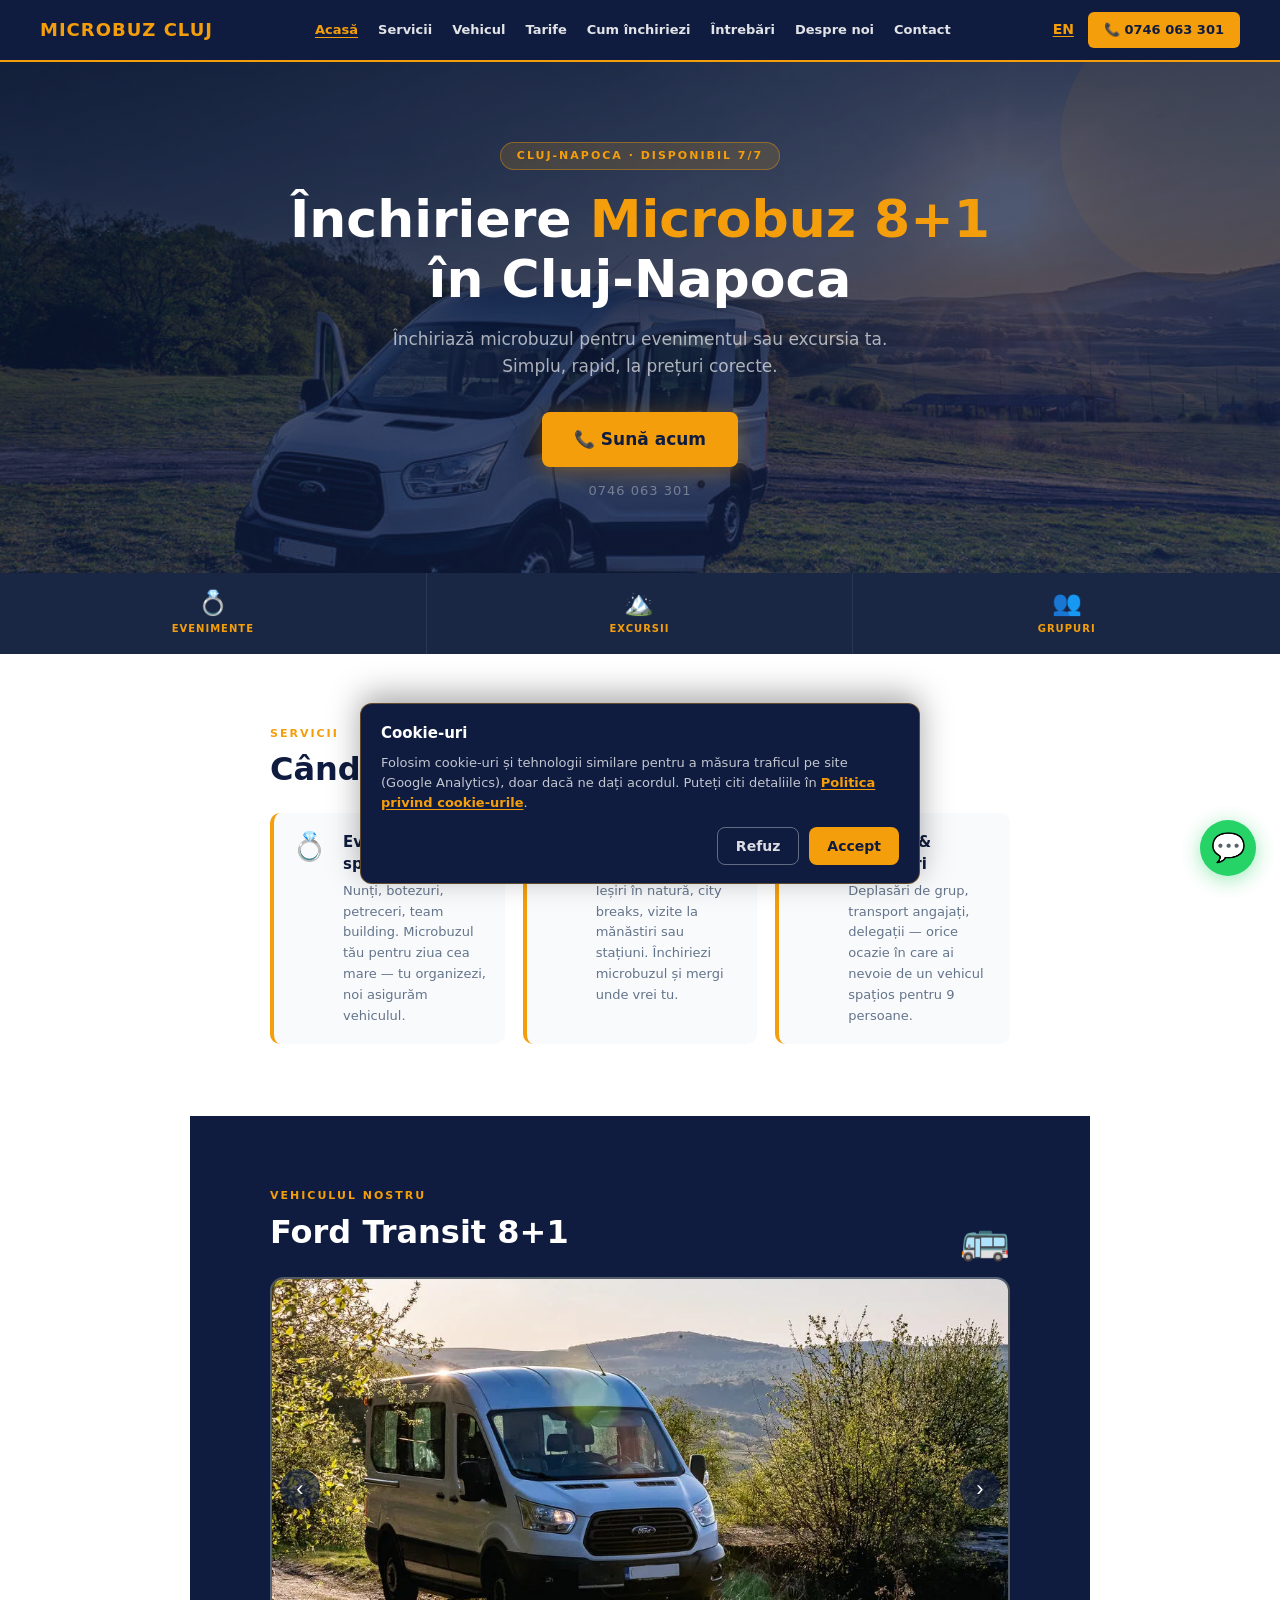
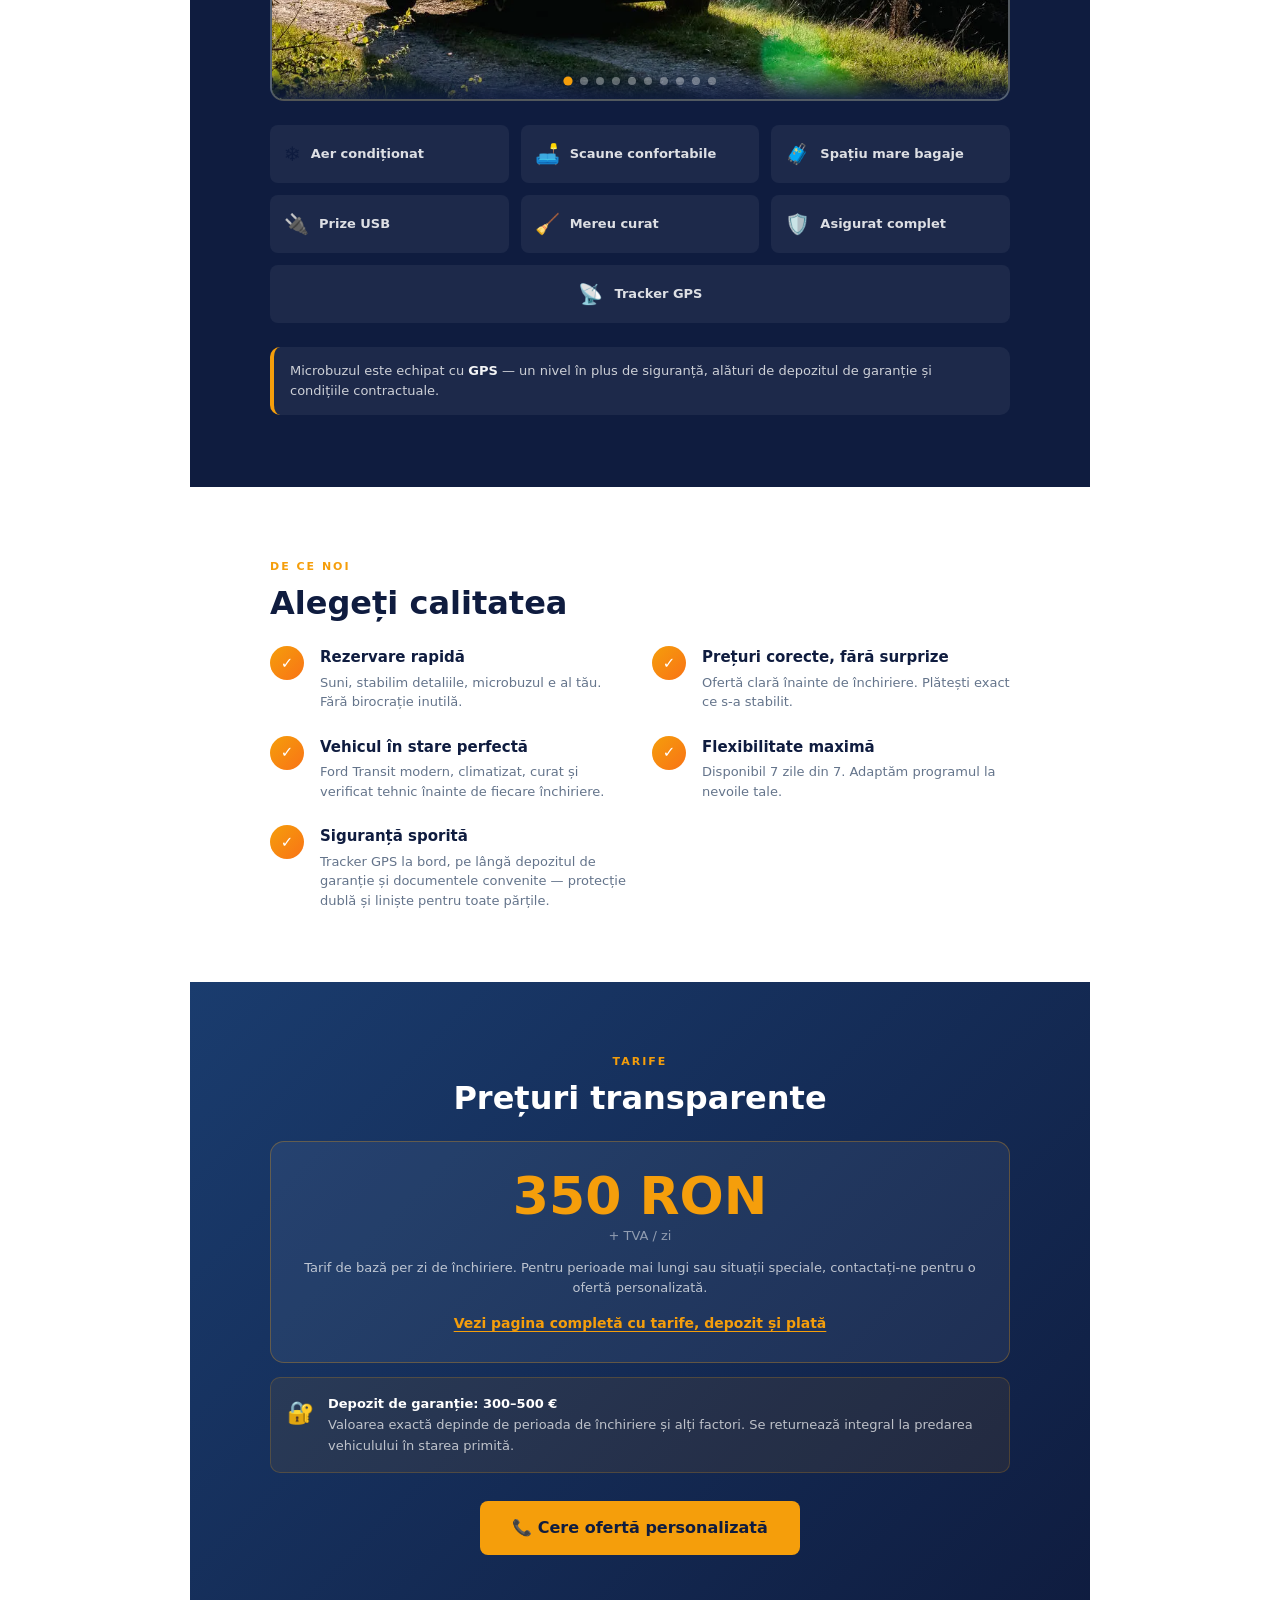
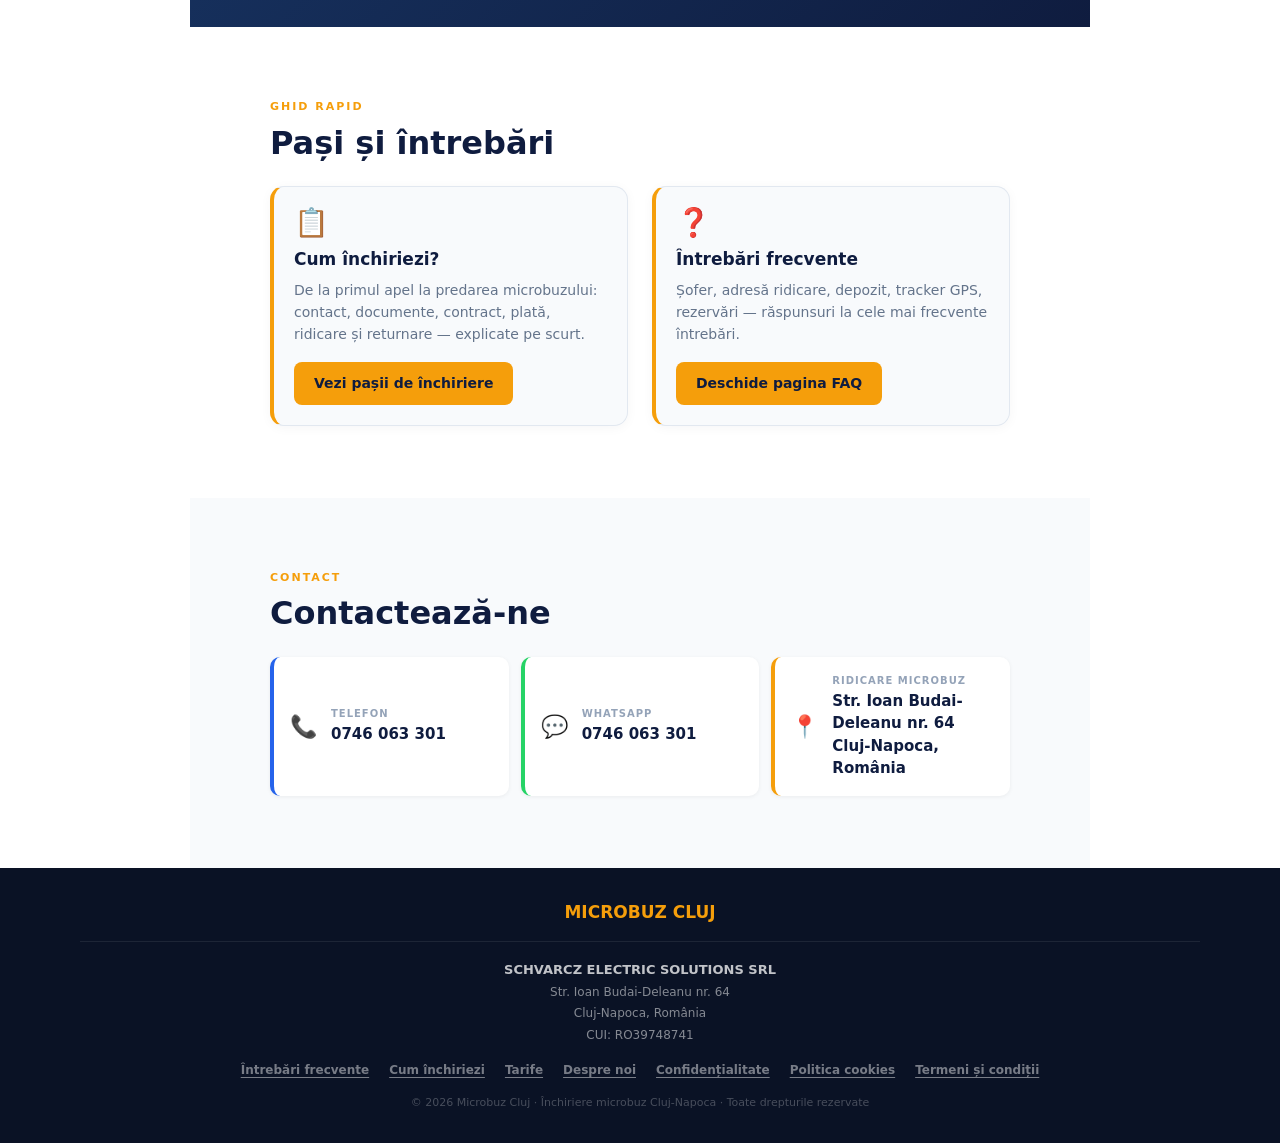
<file: index.html>
<!DOCTYPE html>
<html lang="ro">
<head>
  <meta charset="UTF-8">
  <meta name="viewport" content="width=device-width, initial-scale=1">
  <title>Închiriere Microbuz 8+1 Cluj-Napoca | Microbuz Cluj</title>
  <meta name="description" content="Închiriază microbuz 8+1 locuri în Cluj-Napoca. Ridicare la Str. Ioan Budai-Deleanu nr. 64. Evenimente, excursii, grupuri. Tarif de la 350 RON + TVA/zi. Sună: 0746 063 301.">
  <link rel="canonical" href="https://inchirieremicrobuzcluj.ro/">
  <link rel="alternate" hreflang="ro" href="https://inchirieremicrobuzcluj.ro/">
  <link rel="alternate" hreflang="en" href="https://inchirieremicrobuzcluj.ro/index-en.html">
  <link rel="alternate" hreflang="x-default" href="https://inchirieremicrobuzcluj.ro/">
  <link rel="icon" type="image/png" sizes="128x128" href="favicon.png">
  <link rel="icon" type="image/x-icon" href="favicon.ico">

  <!-- Open Graph / WhatsApp preview -->
  <meta property="og:type" content="website">
  <meta property="og:title" content="Închiriere Microbuz 8+1 Cluj-Napoca | Microbuz Cluj">
  <meta property="og:description" content="Închiriază microbuz 8+1 locuri în Cluj-Napoca. Ridicare la Str. Ioan Budai-Deleanu nr. 64. Evenimente, excursii, grupuri. Tarif de la 350 RON + TVA/zi. Sună: 0746 063 301.">
  <meta property="og:url" content="https://inchirieremicrobuzcluj.ro/">
  <meta property="og:image" content="https://inchirieremicrobuzcluj.ro/assets/images/bus.jpg">
  <meta name="twitter:card" content="summary_large_image">
  <meta name="twitter:title" content="Închiriere Microbuz 8+1 Cluj-Napoca | Microbuz Cluj">
  <meta name="twitter:description" content="Închiriază microbuz 8+1 locuri în Cluj-Napoca. Ridicare la Str. Ioan Budai-Deleanu nr. 64. Evenimente, excursii, grupuri. Tarif de la 350 RON + TVA/zi. Sună: 0746 063 301.">

  <!-- JSON-LD LocalBusiness schema -->
  <script type="application/ld+json">
  {
    "@context": "https://schema.org",
    "@type": ["LocalBusiness", "RentalCarDealer"],
    "@id": "https://inchirieremicrobuzcluj.ro/#business",
    "name": "Microbuz Cluj",
    "legalName": "SCHVARCZ ELECTRIC SOLUTIONS SRL",
    "telephone": "+40746063301",
    "image": "https://inchirieremicrobuzcluj.ro/assets/images/bus.jpg",
    "url": "https://inchirieremicrobuzcluj.ro/",
    "description": "Închiriere microbuz Ford Transit 8+1 locuri în Cluj-Napoca, fără șofer. Evenimente, excursii, grupuri; tarif și depozit se stabilesc la contact.",
    "priceRange": "350–420 RON/zi",
    "currenciesAccepted": "RON, EUR",
    "paymentAccepted": "Cash, Card, Bank Transfer",
    "openingHours": "Mo-Su",
    "address": {
      "@type": "PostalAddress",
      "streetAddress": "Str. Ioan Budai-Deleanu nr. 64",
      "addressLocality": "Cluj-Napoca",
      "addressRegion": "Cluj",
      "postalCode": "400086",
      "addressCountry": "RO"
    },
    "geo": {
      "@type": "GeoCoordinates",
      "latitude": 46.76060,
      "longitude": 23.61030
    },
    "hasMap": "https://www.google.com/maps/search/?api=1&query=Str.+Ioan+Budai-Deleanu+64%2C+Cluj-Napoca%2C+Romania"
  }
  </script>

  <link rel="stylesheet" href="core.css">
  <link rel="stylesheet" href="home.css">
  <script src="site-header.js" defer></script>
  <script src="script.js" defer></script>
</head>
<body>

  <header class="site-header" id="site-header-root"></header>

  <main>

    <!-- HERO -->
    <section class="hero" aria-label="Închiriere microbuz Cluj-Napoca">
      <div class="hero-badge">Cluj-Napoca · Disponibil 7/7</div>
      <h1 class="hero-title">
        Închiriere <span class="hero-title__accent">Microbuz 8+1</span><br>
        în Cluj-Napoca
      </h1>
      <p class="hero-sub">
        Închiriază microbuzul pentru evenimentul sau excursia ta.<br>
        Simplu, rapid, la prețuri corecte.
      </p>
      <a href="tel:+40746063301" class="hero-cta">📞 Sună acum</a>
      <span class="hero-phone">0746 063 301</span>
    </section>

    <!-- SERVICES STRIP -->
    <div class="services-strip" aria-hidden="true">
      <div class="strip-item">
        <span class="strip-icon">💍</span>
        <span class="strip-name">Evenimente</span>
      </div>
      <div class="strip-item">
        <span class="strip-icon">🏔️</span>
        <span class="strip-name">Excursii</span>
      </div>
      <div class="strip-item">
        <span class="strip-icon">👥</span>
        <span class="strip-name">Grupuri</span>
      </div>
    </div>

    <!-- SERVICES DETAIL -->
    <section class="section services-section" id="servicii">
      <p class="section-label">Servicii</p>
      <h2 class="section-title section-title--dark">Când poți închiria</h2>
      <ul class="svc-list">
        <li class="svc-card">
          <span class="svc-card__icon">💍</span>
          <div>
            <h3 class="svc-card__title">Evenimente speciale</h3>
            <p class="svc-card__text">Nunți, botezuri, petreceri, team building. Microbuzul tău pentru ziua cea mare — tu organizezi, noi asigurăm vehiculul.</p>
          </div>
        </li>
        <li class="svc-card">
          <span class="svc-card__icon">🏔️</span>
          <div>
            <h3 class="svc-card__title">Excursii &amp; turism</h3>
            <p class="svc-card__text">Ieșiri în natură, city breaks, vizite la mănăstiri sau stațiuni. Închiriezi microbuzul și mergi unde vrei tu.</p>
          </div>
        </li>
        <li class="svc-card">
          <span class="svc-card__icon">👥</span>
          <div>
            <h3 class="svc-card__title">Grupuri &amp; deplasări</h3>
            <p class="svc-card__text">Deplasări de grup, transport angajați, delegații — orice ocazie în care ai nevoie de un vehicul spațios pentru 9 persoane.</p>
          </div>
        </li>
      </ul>
    </section>

    <!-- VEHICLE -->
    <section class="vehicle-section section" id="vehicul">
      <p class="section-label">Vehiculul nostru</p>
      <div class="vehicle-heading">
        <h2 class="section-title section-title--light vehicle-heading__title">Ford Transit 8+1</h2>
        <span class="vehicle-title-icon" aria-hidden="true">🚌</span>
      </div>
      <div
        class="vehicle-carousel"
        role="region"
        aria-roledescription="carusel"
        aria-label="Galerie Ford Transit 8+1 de închiriat Cluj-Napoca"
        data-vehicle-carousel
      >
        <div class="vehicle-carousel__viewport">
          <div class="vehicle-carousel__track" id="vehicle-carousel-track">
            <div class="vehicle-carousel__slide">
              <picture>
                <source srcset="assets/images/1.webp" type="image/webp">
                <img src="assets/images/1.jpg" alt="Ford Transit 8+1 de închiriat Cluj-Napoca — vedere 1" width="800" height="500" loading="eager" fetchpriority="high" decoding="async">
              </picture>
            </div>
            <div class="vehicle-carousel__slide">
              <picture>
                <source srcset="assets/images/2.webp" type="image/webp">
                <img src="assets/images/2.jpg" alt="Ford Transit 8+1 de închiriat Cluj-Napoca — vedere 2" width="800" height="500" loading="lazy" decoding="async">
              </picture>
            </div>
            <div class="vehicle-carousel__slide">
              <picture>
                <source srcset="assets/images/3.webp" type="image/webp">
                <img src="assets/images/3.jpg" alt="Ford Transit 8+1 de închiriat Cluj-Napoca — vedere 3" width="800" height="500" loading="lazy" decoding="async">
              </picture>
            </div>
            <div class="vehicle-carousel__slide">
              <picture>
                <source srcset="assets/images/4.webp" type="image/webp">
                <img src="assets/images/4.jpg" alt="Ford Transit 8+1 de închiriat Cluj-Napoca — vedere 4" width="800" height="500" loading="lazy" decoding="async">
              </picture>
            </div>
            <div class="vehicle-carousel__slide">
              <picture>
                <source srcset="assets/images/5.webp" type="image/webp">
                <img src="assets/images/5.jpg" alt="Ford Transit 8+1 de închiriat Cluj-Napoca — vedere 5" width="800" height="500" loading="lazy" decoding="async">
              </picture>
            </div>
            <div class="vehicle-carousel__slide">
              <picture>
                <source srcset="assets/images/6.webp" type="image/webp">
                <img src="assets/images/6.jpg" alt="Ford Transit 8+1 de închiriat Cluj-Napoca — vedere 6" width="800" height="500" loading="lazy" decoding="async">
              </picture>
            </div>
            <div class="vehicle-carousel__slide">
              <picture>
                <source srcset="assets/images/7.webp" type="image/webp">
                <img src="assets/images/7.jpg" alt="Ford Transit 8+1 de închiriat Cluj-Napoca — vedere 7" width="800" height="500" loading="lazy" decoding="async">
              </picture>
            </div>
            <div class="vehicle-carousel__slide">
              <picture>
                <source srcset="assets/images/8.webp" type="image/webp">
                <img src="assets/images/8.jpg" alt="Ford Transit 8+1 de închiriat Cluj-Napoca — vedere 8" width="800" height="500" loading="lazy" decoding="async">
              </picture>
            </div>
            <div class="vehicle-carousel__slide">
              <picture>
                <source srcset="assets/images/9.webp" type="image/webp">
                <img src="assets/images/9.jpg" alt="Ford Transit 8+1 de închiriat Cluj-Napoca — vedere 9" width="800" height="500" loading="lazy" decoding="async">
              </picture>
            </div>
            <div class="vehicle-carousel__slide">
              <picture>
                <source srcset="assets/images/10.webp" type="image/webp">
                <img src="assets/images/10.jpg" alt="Ford Transit 8+1 de închiriat Cluj-Napoca — vedere 10" width="800" height="500" loading="lazy" decoding="async">
              </picture>
            </div>
          </div>
        </div>
        <button type="button" class="vehicle-carousel__btn vehicle-carousel__btn--prev" aria-controls="vehicle-carousel-track" aria-label="Imaginea anterioară">‹</button>
        <button type="button" class="vehicle-carousel__btn vehicle-carousel__btn--next" aria-controls="vehicle-carousel-track" aria-label="Imaginea următoare">›</button>
        <div class="vehicle-carousel__dots" id="vehicle-carousel-dots" role="tablist" aria-label="Selectează imaginea"></div>
      </div>
      <ul class="vehicle-features">
        <li class="vf-item"><span>❄️</span><span class="vf-text">Aer condiționat</span></li>
        <li class="vf-item"><span>🛋️</span><span class="vf-text">Scaune confortabile</span></li>
        <li class="vf-item"><span>🧳</span><span class="vf-text">Spațiu mare bagaje</span></li>
        <li class="vf-item"><span>🔌</span><span class="vf-text">Prize USB</span></li>
        <li class="vf-item"><span>🧹</span><span class="vf-text">Mereu curat</span></li>
        <li class="vf-item"><span>🛡️</span><span class="vf-text">Asigurat complet</span></li>
        <li class="vf-item vf-item--gps-span"><span>📡</span><span class="vf-text">Tracker GPS</span></li>
      </ul>
      <p class="vehicle-gps-note">Microbuzul este echipat cu <strong>GPS</strong> — un nivel în plus de siguranță, alături de depozitul de garanție și condițiile contractuale.</p>
    </section>

    <!-- WHY US -->
    <section class="section why-section" id="de-ce-noi">
      <p class="section-label">De ce noi</p>
      <h2 class="section-title section-title--dark">Alegeți calitatea</h2>
      <ul class="why-list">
        <li class="why-item">
          <div class="why-check" aria-hidden="true">✓</div>
          <div>
            <h3 class="why-item__title">Rezervare rapidă</h3>
            <p class="why-item__text">Suni, stabilim detaliile, microbuzul e al tău. Fără birocrație inutilă.</p>
          </div>
        </li>
        <li class="why-item">
          <div class="why-check" aria-hidden="true">✓</div>
          <div>
            <h3 class="why-item__title">Prețuri corecte, fără surprize</h3>
            <p class="why-item__text">Ofertă clară înainte de închiriere. Plătești exact ce s-a stabilit.</p>
          </div>
        </li>
        <li class="why-item">
          <div class="why-check" aria-hidden="true">✓</div>
          <div>
            <h3 class="why-item__title">Vehicul în stare perfectă</h3>
            <p class="why-item__text">Ford Transit modern, climatizat, curat și verificat tehnic înainte de fiecare închiriere.</p>
          </div>
        </li>
        <li class="why-item">
          <div class="why-check" aria-hidden="true">✓</div>
          <div>
            <h3 class="why-item__title">Flexibilitate maximă</h3>
            <p class="why-item__text">Disponibil 7 zile din 7. Adaptăm programul la nevoile tale.</p>
          </div>
        </li>
        <li class="why-item">
          <div class="why-check" aria-hidden="true">✓</div>
          <div>
            <h3 class="why-item__title">Siguranță sporită</h3>
            <p class="why-item__text">Tracker GPS la bord, pe lângă depozitul de garanție și documentele convenite — protecție dublă și liniște pentru toate părțile.</p>
          </div>
        </li>
      </ul>
    </section>

    <!-- PRICING -->
    <section class="pricing-section section" id="tarife">
      <p class="section-label">Tarife</p>
      <h2 class="section-title section-title--light">Prețuri transparente</h2>
      <div class="price-card">
        <div class="price-main">350 RON</div>
        <div class="price-unit">+ TVA / zi</div>
        <p class="price-note">Tarif de bază per zi de închiriere. Pentru perioade mai lungi sau situații speciale, contactați-ne pentru o ofertă personalizată.</p>
        <p class="price-more"><a href="pret.html">Vezi pagina completă cu tarife, depozit și plată</a></p>
      </div>
      <div class="deposit-box">
        <span class="deposit-icon">🔐</span>
        <p class="deposit-text">
          <strong>Depozit de garanție: 300–500 €</strong><br>
          Valoarea exactă depinde de perioada de închiriere și alți factori. Se returnează integral la predarea vehiculului în starea primită.
        </p>
      </div>
      <a href="tel:+40746063301" class="pricing-cta">📞 Cere ofertă personalizată</a>
    </section>

    <!-- GHID: PAȘI + FAQ -->
    <section class="section guide-section" id="ghid" aria-label="Ghid închiriere">
      <p class="section-label">Ghid rapid</p>
      <h2 class="section-title section-title--dark">Pași și întrebări</h2>
      <div class="guide-cards">
        <article class="guide-card">
          <span class="guide-card__icon" aria-hidden="true">📋</span>
          <h3 class="guide-card__title">Cum închiriezi?</h3>
          <p class="guide-card__text">De la primul apel la predarea microbuzului: contact, documente, contract, plată, ridicare și returnare — explicate pe scurt.</p>
          <a href="cum-inchiriezi.html" class="guide-card__link">Vezi pașii de închiriere</a>
        </article>
        <article class="guide-card">
          <span class="guide-card__icon" aria-hidden="true">❓</span>
          <h3 class="guide-card__title">Întrebări frecvente</h3>
          <p class="guide-card__text">Șofer, adresă ridicare, depozit, tracker GPS, rezervări — răspunsuri la cele mai frecvente întrebări.</p>
          <a href="intrebari-frecvente.html" class="guide-card__link">Deschide pagina FAQ</a>
        </article>
      </div>
    </section>

    <!-- CONTACT -->
    <section class="section contact-section" id="contact">
      <p class="section-label">Contact</p>
      <h2 class="section-title section-title--dark">Contactează-ne</h2>
      <ul class="contact-list">
        <li>
          <a href="tel:+40746063301" class="contact-link contact-link--phone">
            <span class="contact-icon">📞</span>
            <div>
              <span class="contact-label">Telefon</span>
              <span class="contact-value">0746 063 301</span>
            </div>
          </a>
        </li>
        <li>
          <a href="https://wa.me/40746063301" class="contact-link contact-link--wa" target="_blank" rel="noopener noreferrer">
            <span class="contact-icon">💬</span>
            <div>
              <span class="contact-label">WhatsApp</span>
              <span class="contact-value">0746 063 301</span>
            </div>
          </a>
        </li>
        <li>
          <a href="https://www.google.com/maps/search/?api=1&amp;query=Str.+Ioan+Budai-Deleanu+64%2C+Cluj-Napoca%2C+Romania" class="contact-link contact-link--loc" target="_blank" rel="noopener noreferrer">
            <span class="contact-icon">📍</span>
            <div>
              <span class="contact-label">Ridicare microbuz</span>
              <span class="contact-value">Str. Ioan Budai-Deleanu nr. 64<br>Cluj-Napoca, România</span>
            </div>
          </a>
        </li>
      </ul>
    </section>

  </main>

  <!-- FOOTER -->
  <footer class="site-footer">
    <div class="footer-logo">MICROBUZ CLUJ</div>
    <hr class="footer-divider">
    <address class="footer-company">
      <strong>SCHVARCZ ELECTRIC SOLUTIONS SRL</strong><br>
      Str. Ioan Budai-Deleanu nr. 64<br>
      Cluj-Napoca, România<br>
      CUI: RO39748741
    </address>
    <nav class="footer-nav" aria-label="Pagini legale">
      <a href="intrebari-frecvente.html">Întrebări frecvente</a>
      <a href="cum-inchiriezi.html">Cum închiriezi</a>
      <a href="pret.html">Tarife</a>
      <a href="despre-noi.html">Despre noi</a>
      <a href="confidentialitate.html">Confidențialitate</a>
      <a href="politica-cookies.html">Politica cookies</a>
      <a href="termeni.html">Termeni și condiții</a>
    </nav>
    <p class="footer-copy">
      © <span id="year"></span> Microbuz Cluj · Închiriere microbuz Cluj-Napoca · Toate drepturile rezervate
    </p>
  </footer>

  <div id="cookie-consent" class="cookie-consent" role="dialog" aria-labelledby="cookie-consent-title" aria-describedby="cookie-consent-desc" aria-modal="false" aria-hidden="true">
    <div class="cookie-consent__inner">
      <h2 id="cookie-consent-title" class="cookie-consent__title">Cookie-uri</h2>
      <p id="cookie-consent-desc" class="cookie-consent__text">
        Folosim cookie-uri și tehnologii similare pentru a măsura traficul pe site (Google Analytics), doar dacă ne dați acordul.
        Puteți citi detaliile în <a href="politica-cookies.html">Politica privind cookie-urile</a>.
      </p>
      <div class="cookie-consent__actions">
        <button type="button" id="cookie-consent-reject" class="cookie-consent__btn cookie-consent__btn--secondary">Refuz</button>
        <button type="button" id="cookie-consent-accept" class="cookie-consent__btn cookie-consent__btn--primary">Accept</button>
      </div>
    </div>
  </div>

  <!-- WHATSAPP FLOATING BUTTON -->
  <a href="https://wa.me/40746063301"
     class="wa-float"
     target="_blank"
     rel="noopener noreferrer"
     aria-label="Contactează-ne pe WhatsApp">
    💬
  </a>

</body>
</html>
</file>
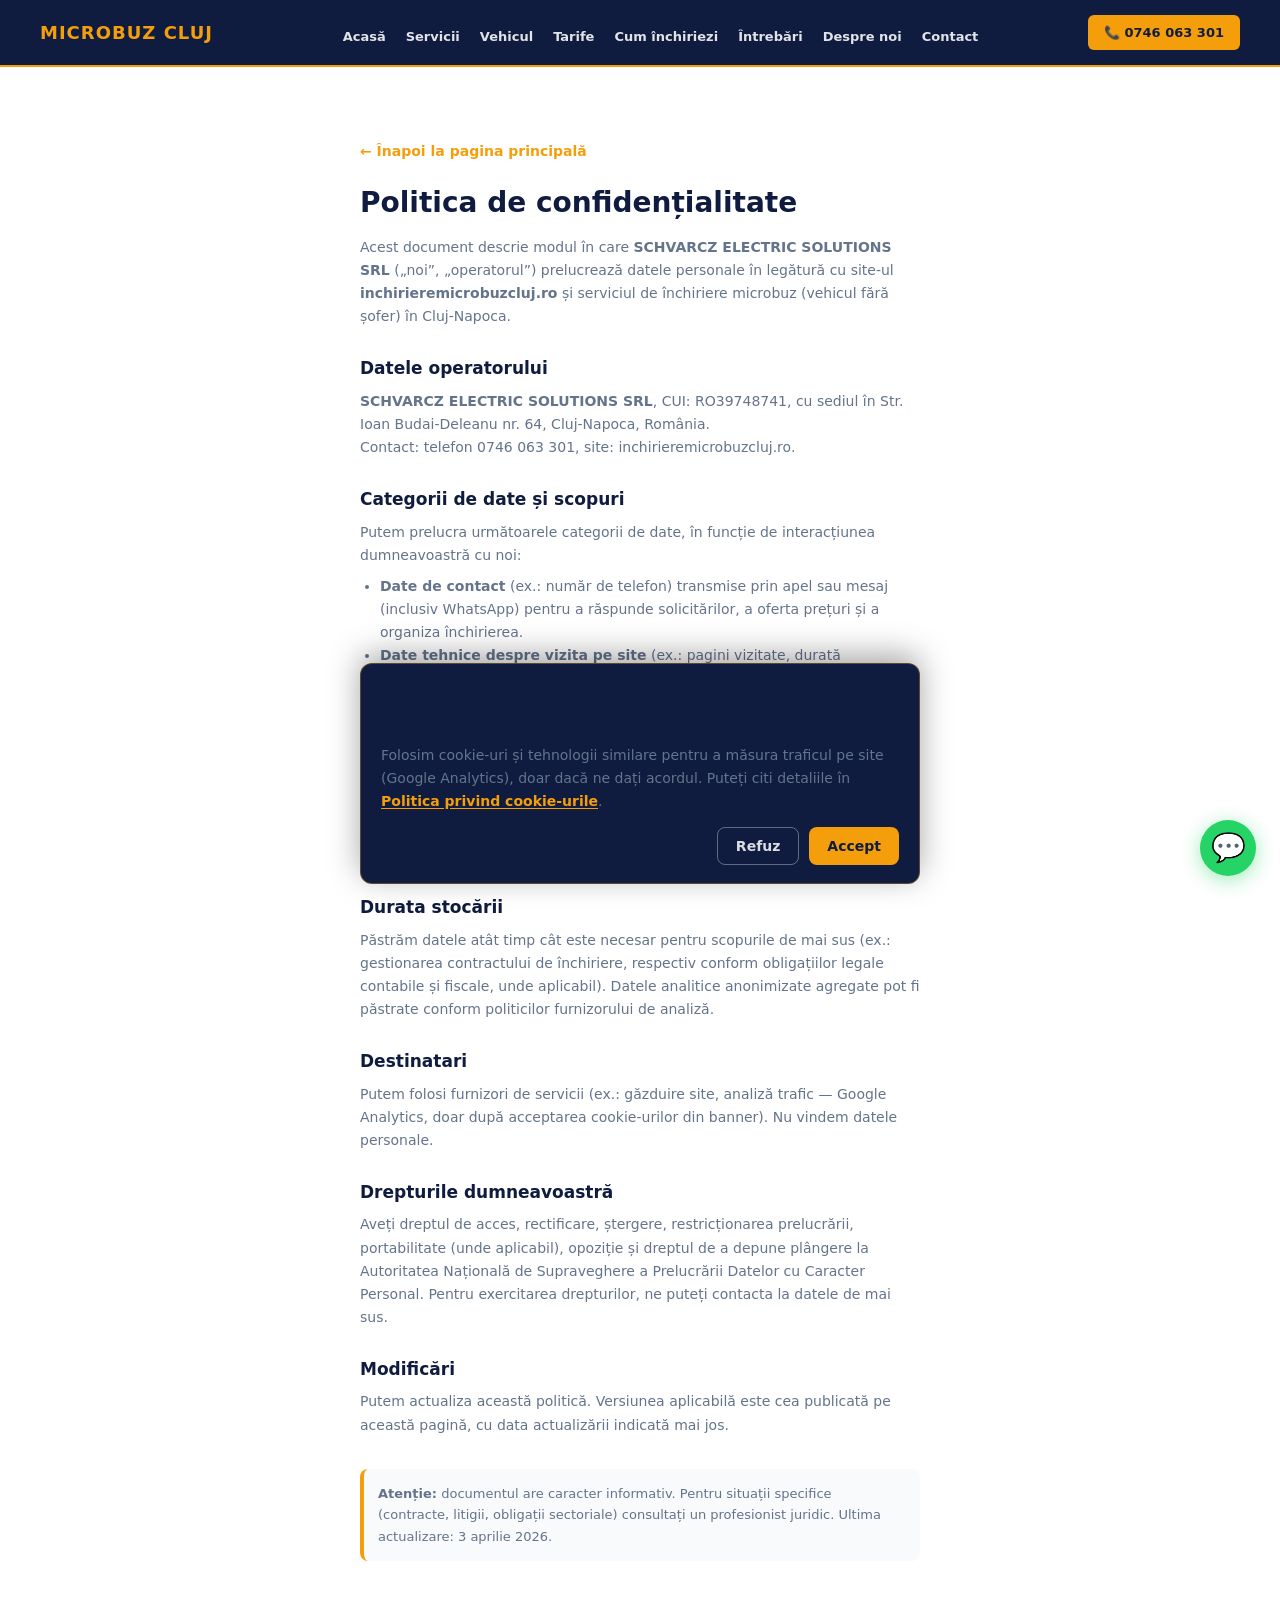
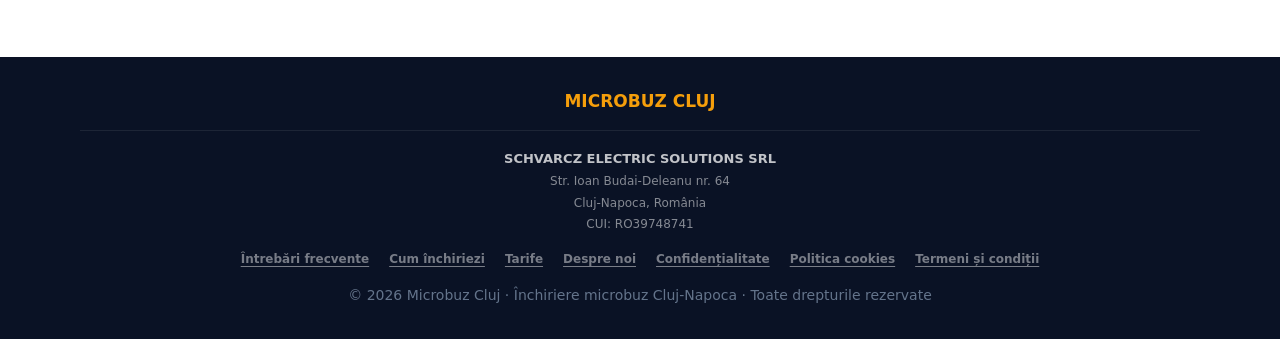
<file: confidentialitate.html>
<!DOCTYPE html>
<html lang="ro">
<head>
  <meta charset="UTF-8">
  <meta name="viewport" content="width=device-width, initial-scale=1">
  <title>Politica de confidențialitate | Microbuz Cluj</title>
  <meta name="description" content="Informații despre prelucrarea datelor personale în contextul serviciului de închiriere microbuz Cluj-Napoca — SCHVARCZ ELECTRIC SOLUTIONS SRL.">
  <meta name="robots" content="noindex, follow">
  <link rel="canonical" href="https://inchirieremicrobuzcluj.ro/confidentialitate.html">
  <link rel="icon" type="image/png" sizes="128x128" href="favicon.png">
  <link rel="icon" type="image/x-icon" href="favicon.ico">
  <script type="application/ld+json">
  {
    "@context": "https://schema.org",
    "@type": "BreadcrumbList",
    "itemListElement": [
      { "@type": "ListItem", "position": 1, "name": "Acasă", "item": "https://inchirieremicrobuzcluj.ro/" },
      { "@type": "ListItem", "position": 2, "name": "Confidențialitate", "item": "https://inchirieremicrobuzcluj.ro/confidentialitate.html" }
    ]
  }
  </script>
  <link rel="stylesheet" href="core.css">
  <script src="site-header.js" defer></script>
  <script src="script.js" defer></script>
</head>
<body class="legal-page">

  <header class="site-header" id="site-header-root"></header>

  <main class="subpage-main">
    <a href="index.html" class="legal-back">← Înapoi la pagina principală</a>

    <article>
      <h1>Politica de confidențialitate</h1>
      <p>
        Acest document descrie modul în care <strong>SCHVARCZ ELECTRIC SOLUTIONS SRL</strong> („noi”, „operatorul”) prelucrează datele personale
        în legătură cu site-ul <strong>inchirieremicrobuzcluj.ro</strong> și serviciul de închiriere microbuz (vehicul fără șofer) în Cluj-Napoca.
      </p>

      <h2>Datele operatorului</h2>
      <p>
        <strong>SCHVARCZ ELECTRIC SOLUTIONS SRL</strong>, CUI: RO39748741, cu sediul în Str. Ioan Budai-Deleanu nr. 64, Cluj-Napoca, România.<br>
        Contact: telefon <a href="tel:+40746063301">0746 063 301</a>, site: <a href="https://inchirieremicrobuzcluj.ro">inchirieremicrobuzcluj.ro</a>.
      </p>

      <h2>Categorii de date și scopuri</h2>
      <p>Putem prelucra următoarele categorii de date, în funcție de interacțiunea dumneavoastră cu noi:</p>
      <ul>
        <li><strong>Date de contact</strong> (ex.: număr de telefon) transmise prin apel sau mesaj (inclusiv WhatsApp) pentru a răspunde solicitărilor, a oferta prețuri și a organiza închirierea.</li>
        <li><strong>Date tehnice despre vizita pe site</strong> (ex.: pagini vizitate, durată aproximativă), dacă ați acceptat cookie-urile de analiză — vezi <a href="politica-cookies.html">Politica privind cookie-urile</a>.</li>
      </ul>

      <h2>Baza legală</h2>
      <p>
        Prelucrarea poate avea ca temei: executarea unui contract sau demersuri precontractuale (art. 6 alin. (1) lit. b GDPR),
        interesul legitim de a răspunde mesajelor (art. 6 alin. (1) lit. f GDPR), respectiv consimțământul pentru analiza traficului prin cookie-uri (art. 6 alin. (1) lit. a GDPR), unde este cazul.
      </p>

      <h2>Durata stocării</h2>
      <p>
        Păstrăm datele atât timp cât este necesar pentru scopurile de mai sus (ex.: gestionarea contractului de închiriere, respectiv conform obligațiilor legale contabile și fiscale, unde aplicabil).
        Datele analitice anonimizate agregate pot fi păstrate conform politicilor furnizorului de analiză.
      </p>

      <h2>Destinatari</h2>
      <p>
        Putem folosi furnizori de servicii (ex.: găzduire site, analiză trafic — Google Analytics, doar după acceptarea cookie-urilor din banner).
        Nu vindem datele personale.
      </p>

      <h2>Drepturile dumneavoastră</h2>
      <p>
        Aveți dreptul de acces, rectificare, ștergere, restricționarea prelucrării, portabilitate (unde aplicabil), opoziție și dreptul de a depune plângere la
        <a href="https://www.dataprotection.ro" target="_blank" rel="noopener noreferrer">Autoritatea Națională de Supraveghere a Prelucrării Datelor cu Caracter Personal</a>.
        Pentru exercitarea drepturilor, ne puteți contacta la datele de mai sus.
      </p>

      <h2>Modificări</h2>
      <p>
        Putem actualiza această politică. Versiunea aplicabilă este cea publicată pe această pagină, cu data actualizării indicată mai jos.
      </p>

      <p class="legal-note">
        <strong>Atenție:</strong> documentul are caracter informativ. Pentru situații specifice (contracte, litigii, obligații sectoriale) consultați un profesionist juridic.
        Ultima actualizare: 3 aprilie 2026.
      </p>
    </article>
  </main>

  <footer class="site-footer">
    <div class="footer-logo">MICROBUZ CLUJ</div>
    <hr class="footer-divider">
    <address class="footer-company">
      <strong>SCHVARCZ ELECTRIC SOLUTIONS SRL</strong><br>
      Str. Ioan Budai-Deleanu nr. 64<br>
      Cluj-Napoca, România<br>
      CUI: RO39748741
    </address>
    <nav class="footer-nav" aria-label="Pagini legale">
      <a href="intrebari-frecvente.html">Întrebări frecvente</a>
      <a href="cum-inchiriezi.html">Cum închiriezi</a>
      <a href="pret.html">Tarife</a>
      <a href="despre-noi.html">Despre noi</a>
      <a href="confidentialitate.html">Confidențialitate</a>
      <a href="politica-cookies.html">Politica cookies</a>
      <a href="termeni.html">Termeni și condiții</a>
    </nav>
    <p class="footer-copy">
      © <span id="year"></span> Microbuz Cluj · Închiriere microbuz Cluj-Napoca · Toate drepturile rezervate
    </p>
  </footer>

  <div id="cookie-consent" class="cookie-consent" role="dialog" aria-labelledby="cookie-consent-title" aria-describedby="cookie-consent-desc" aria-modal="false" aria-hidden="true">
    <div class="cookie-consent__inner">
      <h2 id="cookie-consent-title" class="cookie-consent__title">Cookie-uri</h2>
      <p id="cookie-consent-desc" class="cookie-consent__text">
        Folosim cookie-uri și tehnologii similare pentru a măsura traficul pe site (Google Analytics), doar dacă ne dați acordul.
        Puteți citi detaliile în <a href="politica-cookies.html">Politica privind cookie-urile</a>.
      </p>
      <div class="cookie-consent__actions">
        <button type="button" id="cookie-consent-reject" class="cookie-consent__btn cookie-consent__btn--secondary">Refuz</button>
        <button type="button" id="cookie-consent-accept" class="cookie-consent__btn cookie-consent__btn--primary">Accept</button>
      </div>
    </div>
  </div>

  <a href="https://wa.me/40746063301"
     class="wa-float"
     target="_blank"
     rel="noopener noreferrer"
     aria-label="Contactează-ne pe WhatsApp">
    💬
  </a>

</body>
</html>
</file>
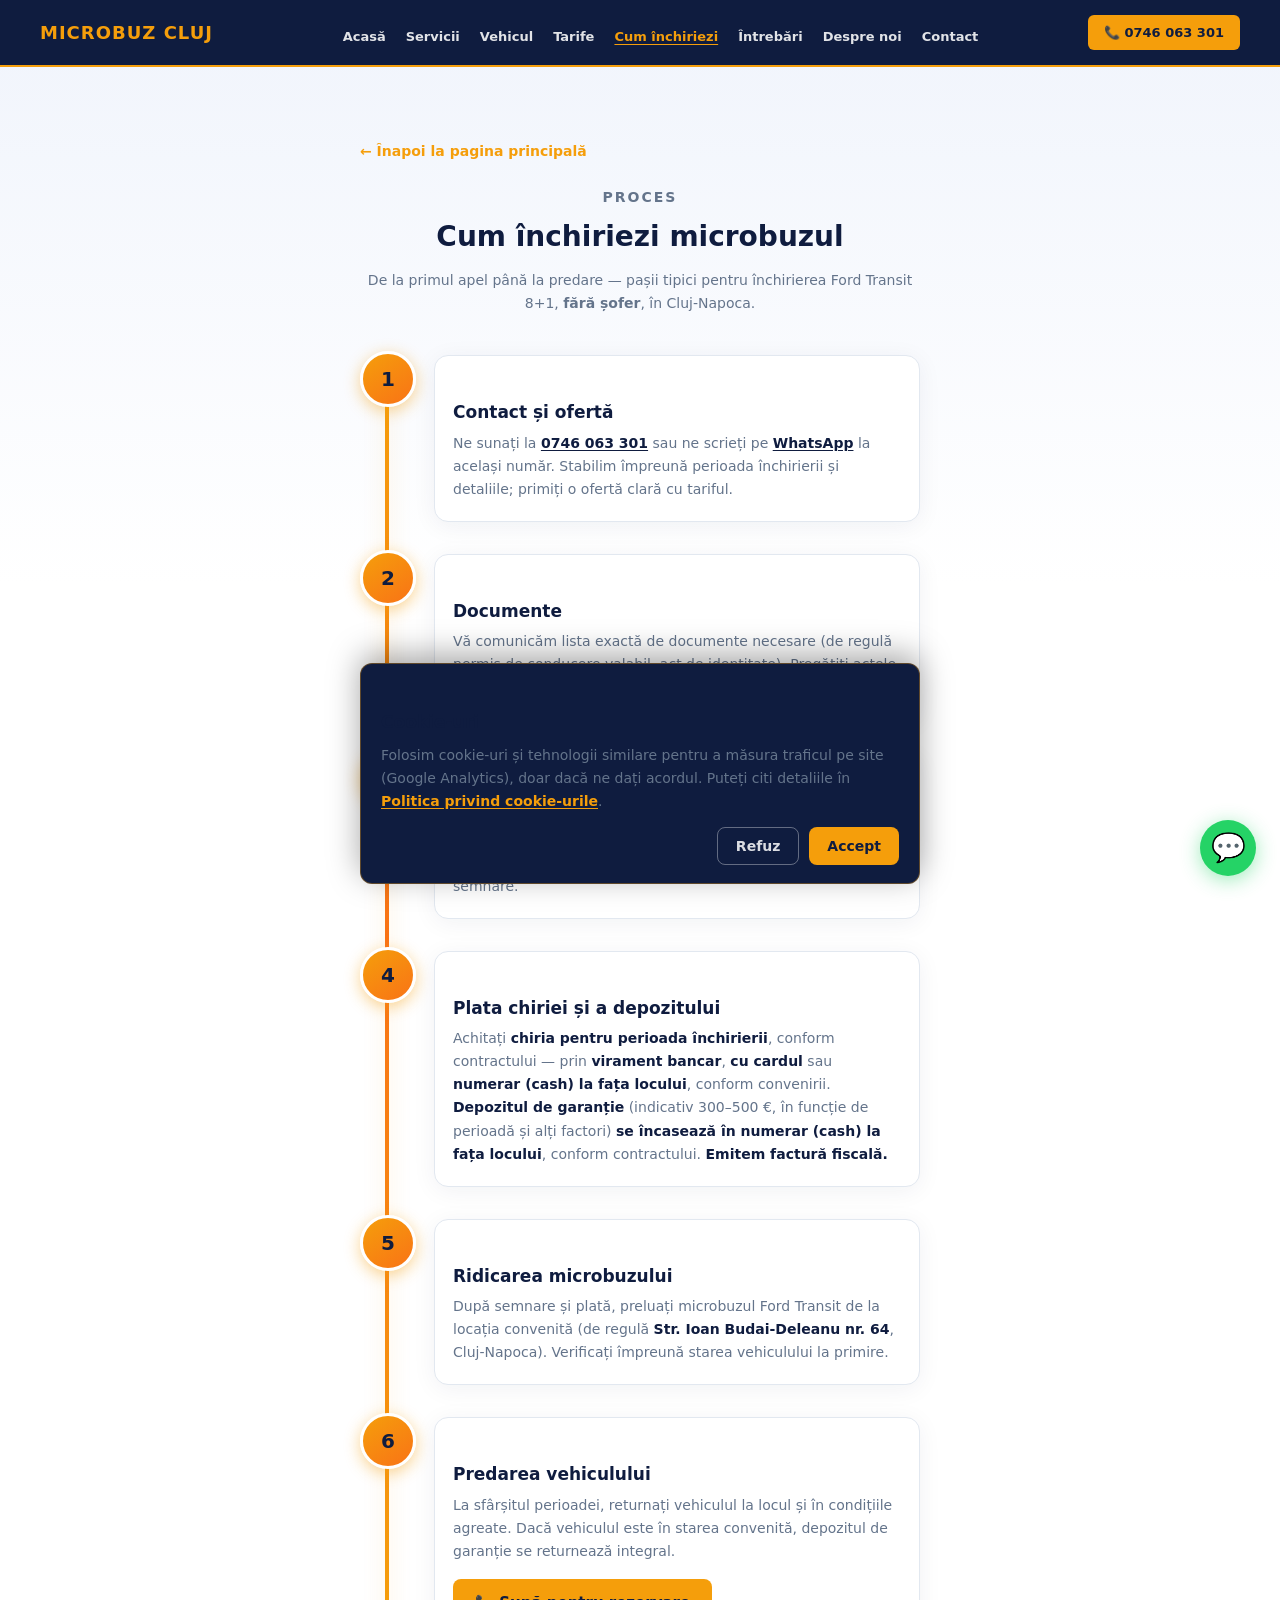
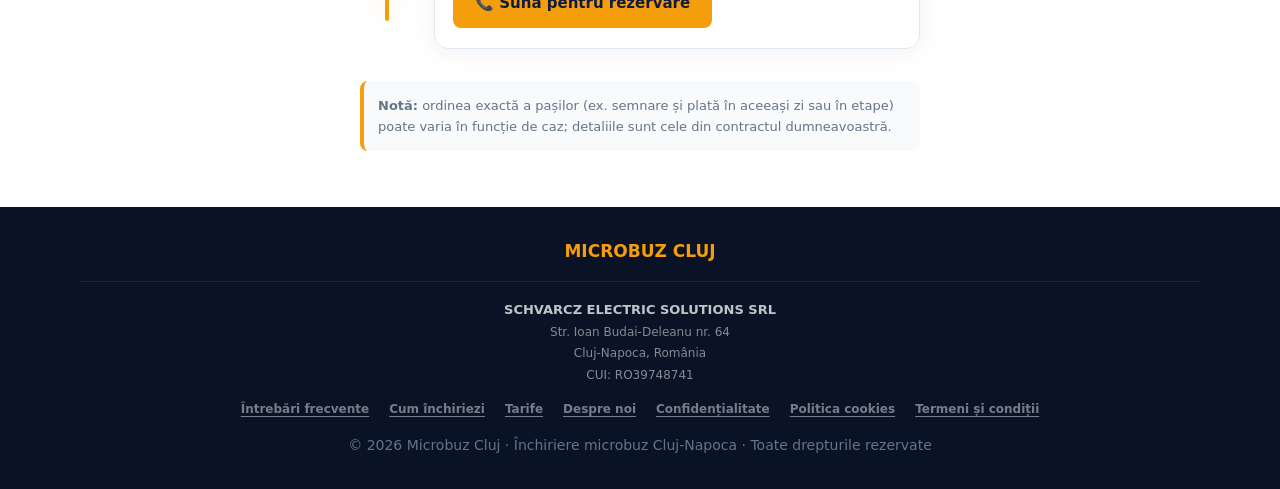
<file: cum-inchiriezi.html>
<!DOCTYPE html>
<html lang="ro">
<head>
  <meta charset="UTF-8">
  <meta name="viewport" content="width=device-width, initial-scale=1">
  <title>Cum închiriezi microbuzul — pași | Microbuz Cluj</title>
  <meta name="description" content="Pașii pentru închirierea microbuzului 8+1 în Cluj-Napoca: contact, documente, contract, plată chirie și depozit, ridicare și predare vehicul.">
  <link rel="canonical" href="https://inchirieremicrobuzcluj.ro/cum-inchiriezi.html">
  <link rel="icon" type="image/png" sizes="128x128" href="favicon.png">
  <link rel="icon" type="image/x-icon" href="favicon.ico">
  <script type="application/ld+json">
  {
    "@context": "https://schema.org",
    "@type": "BreadcrumbList",
    "itemListElement": [
      { "@type": "ListItem", "position": 1, "name": "Acasă", "item": "https://inchirieremicrobuzcluj.ro/" },
      { "@type": "ListItem", "position": 2, "name": "Cum închiriezi", "item": "https://inchirieremicrobuzcluj.ro/cum-inchiriezi.html" }
    ]
  }
  </script>
  <script type="application/ld+json">
  {
    "@context": "https://schema.org",
    "@type": "Service",
    "name": "Închiriere microbuz Ford Transit 8+1 fără șofer Cluj-Napoca",
    "description": "Procesul de închiriere microbuz 8+1 fără șofer în Cluj-Napoca: de la contact până la predarea vehiculului.",
    "provider": {
      "@type": "LocalBusiness",
      "name": "Microbuz Cluj",
      "url": "https://inchirieremicrobuzcluj.ro"
    },
    "areaServed": {
      "@type": "City",
      "name": "Cluj-Napoca"
    },
    "serviceType": "Minibus Rental",
    "url": "https://inchirieremicrobuzcluj.ro/cum-inchiriezi.html"
  }
  </script>
  <link rel="stylesheet" href="core.css">
  <link rel="stylesheet" href="cum-inchiriezi.css">
  <script src="site-header.js" defer></script>
  <script src="script.js" defer></script>
</head>
<body class="legal-page rent-flow-page">

  <header class="site-header" id="site-header-root"></header>

  <main class="subpage-main rent-flow-main">
    <a href="index.html" class="legal-back">← Înapoi la pagina principală</a>

    <header class="rent-flow-hero">
      <p class="section-label rent-flow-hero__label">Proces</p>
      <h1 class="rent-flow-hero__title">Cum închiriezi microbuzul</h1>
      <p class="rent-flow-hero__lead">De la primul apel până la predare — pașii tipici pentru închirierea Ford Transit 8+1, <strong>fără șofer</strong>, în Cluj-Napoca.</p>
    </header>

    <ol class="rent-flow">
      <li class="rent-flow__step" id="rent-step-1" style="--step: 1">
        <div class="rent-flow__marker"><span>1</span></div>
        <div class="rent-flow__card">
          <h2 class="rent-flow__name">Contact și ofertă</h2>
          <p class="rent-flow__text">Ne sunați la <a href="tel:+40746063301">0746 063 301</a> sau ne scrieți pe <a href="https://wa.me/40746063301" target="_blank" rel="noopener noreferrer">WhatsApp</a> la același număr. Stabilim împreună perioada închirierii și detaliile; primiți o ofertă clară cu tariful.</p>
        </div>
      </li>
      <li class="rent-flow__step" id="rent-step-2" style="--step: 2">
        <div class="rent-flow__marker"><span>2</span></div>
        <div class="rent-flow__card">
          <h2 class="rent-flow__name">Documente</h2>
          <p class="rent-flow__text">Vă comunicăm lista exactă de documente necesare (de regulă permis de conducere valabil, act de identitate). Pregătiți actele înainte de semnarea contractului.</p>
        </div>
      </li>
      <li class="rent-flow__step" id="rent-step-3" style="--step: 3">
        <div class="rent-flow__marker"><span>3</span></div>
        <div class="rent-flow__card">
          <h2 class="rent-flow__name">Semnarea contractului</h2>
          <p class="rent-flow__text">Semnați contractul de închiriere: perioada, tariful, obligațiile părților și condițiile de folosință. Citiți cu atenție înainte de semnare.</p>
        </div>
      </li>
      <li class="rent-flow__step" id="rent-step-4" style="--step: 4">
        <div class="rent-flow__marker"><span>4</span></div>
        <div class="rent-flow__card">
          <h2 class="rent-flow__name">Plata chiriei și a depozitului</h2>
          <p class="rent-flow__text">Achitați <strong>chiria pentru perioada închirierii</strong>, conform contractului — prin <strong>virament bancar</strong>, <strong>cu cardul</strong> sau <strong>numerar (cash) la fața locului</strong>, conform convenirii. <strong>Depozitul de garanție</strong> (indicativ 300–500 €, în funcție de perioadă și alți factori) <strong>se încasează în numerar (cash) la fața locului</strong>, conform contractului. <strong>Emitem factură fiscală.</strong></p>
        </div>
      </li>
      <li class="rent-flow__step" id="rent-step-5" style="--step: 5">
        <div class="rent-flow__marker"><span>5</span></div>
        <div class="rent-flow__card">
          <h2 class="rent-flow__name">Ridicarea microbuzului</h2>
          <p class="rent-flow__text">După semnare și plată, preluați microbuzul Ford Transit de la locația convenită (de regulă <strong>Str. Ioan Budai-Deleanu nr. 64</strong>, Cluj-Napoca). Verificați împreună starea vehiculului la primire.</p>
        </div>
      </li>
      <li class="rent-flow__step rent-flow__step--last" id="rent-step-6" style="--step: 6">
        <div class="rent-flow__marker"><span>6</span></div>
        <div class="rent-flow__card">
          <h2 class="rent-flow__name">Predarea vehiculului</h2>
          <p class="rent-flow__text">La sfârșitul perioadei, returnați vehiculul la locul și în condițiile agreate. Dacă vehiculul este în starea convenită, depozitul de garanție se returnează integral.</p>
          <p class="rent-flow__cta-wrap"><a href="tel:+40746063301" class="rent-flow__cta">📞 Sună pentru rezervare</a></p>
        </div>
      </li>
    </ol>

    <p class="legal-note rent-flow-note">
      <strong>Notă:</strong> ordinea exactă a pașilor (ex. semnare și plată în aceeași zi sau în etape) poate varia în funcție de caz; detaliile sunt cele din contractul dumneavoastră.
    </p>
  </main>

  <footer class="site-footer">
    <div class="footer-logo">MICROBUZ CLUJ</div>
    <hr class="footer-divider">
    <address class="footer-company">
      <strong>SCHVARCZ ELECTRIC SOLUTIONS SRL</strong><br>
      Str. Ioan Budai-Deleanu nr. 64<br>
      Cluj-Napoca, România<br>
      CUI: RO39748741
    </address>
    <nav class="footer-nav" aria-label="Pagini legale">
      <a href="intrebari-frecvente.html">Întrebări frecvente</a>
      <a href="cum-inchiriezi.html">Cum închiriezi</a>
      <a href="pret.html">Tarife</a>
      <a href="despre-noi.html">Despre noi</a>
      <a href="confidentialitate.html">Confidențialitate</a>
      <a href="politica-cookies.html">Politica cookies</a>
      <a href="termeni.html">Termeni și condiții</a>
    </nav>
    <p class="footer-copy">
      © <span id="year"></span> Microbuz Cluj · Închiriere microbuz Cluj-Napoca · Toate drepturile rezervate
    </p>
  </footer>

  <div id="cookie-consent" class="cookie-consent" role="dialog" aria-labelledby="cookie-consent-title" aria-describedby="cookie-consent-desc" aria-modal="false" aria-hidden="true">
    <div class="cookie-consent__inner">
      <h2 id="cookie-consent-title" class="cookie-consent__title">Cookie-uri</h2>
      <p id="cookie-consent-desc" class="cookie-consent__text">
        Folosim cookie-uri și tehnologii similare pentru a măsura traficul pe site (Google Analytics), doar dacă ne dați acordul.
        Puteți citi detaliile în <a href="politica-cookies.html">Politica privind cookie-urile</a>.
      </p>
      <div class="cookie-consent__actions">
        <button type="button" id="cookie-consent-reject" class="cookie-consent__btn cookie-consent__btn--secondary">Refuz</button>
        <button type="button" id="cookie-consent-accept" class="cookie-consent__btn cookie-consent__btn--primary">Accept</button>
      </div>
    </div>
  </div>

  <a href="https://wa.me/40746063301"
     class="wa-float"
     target="_blank"
     rel="noopener noreferrer"
     aria-label="Contactează-ne pe WhatsApp">
    💬
  </a>

</body>
</html>
</file>
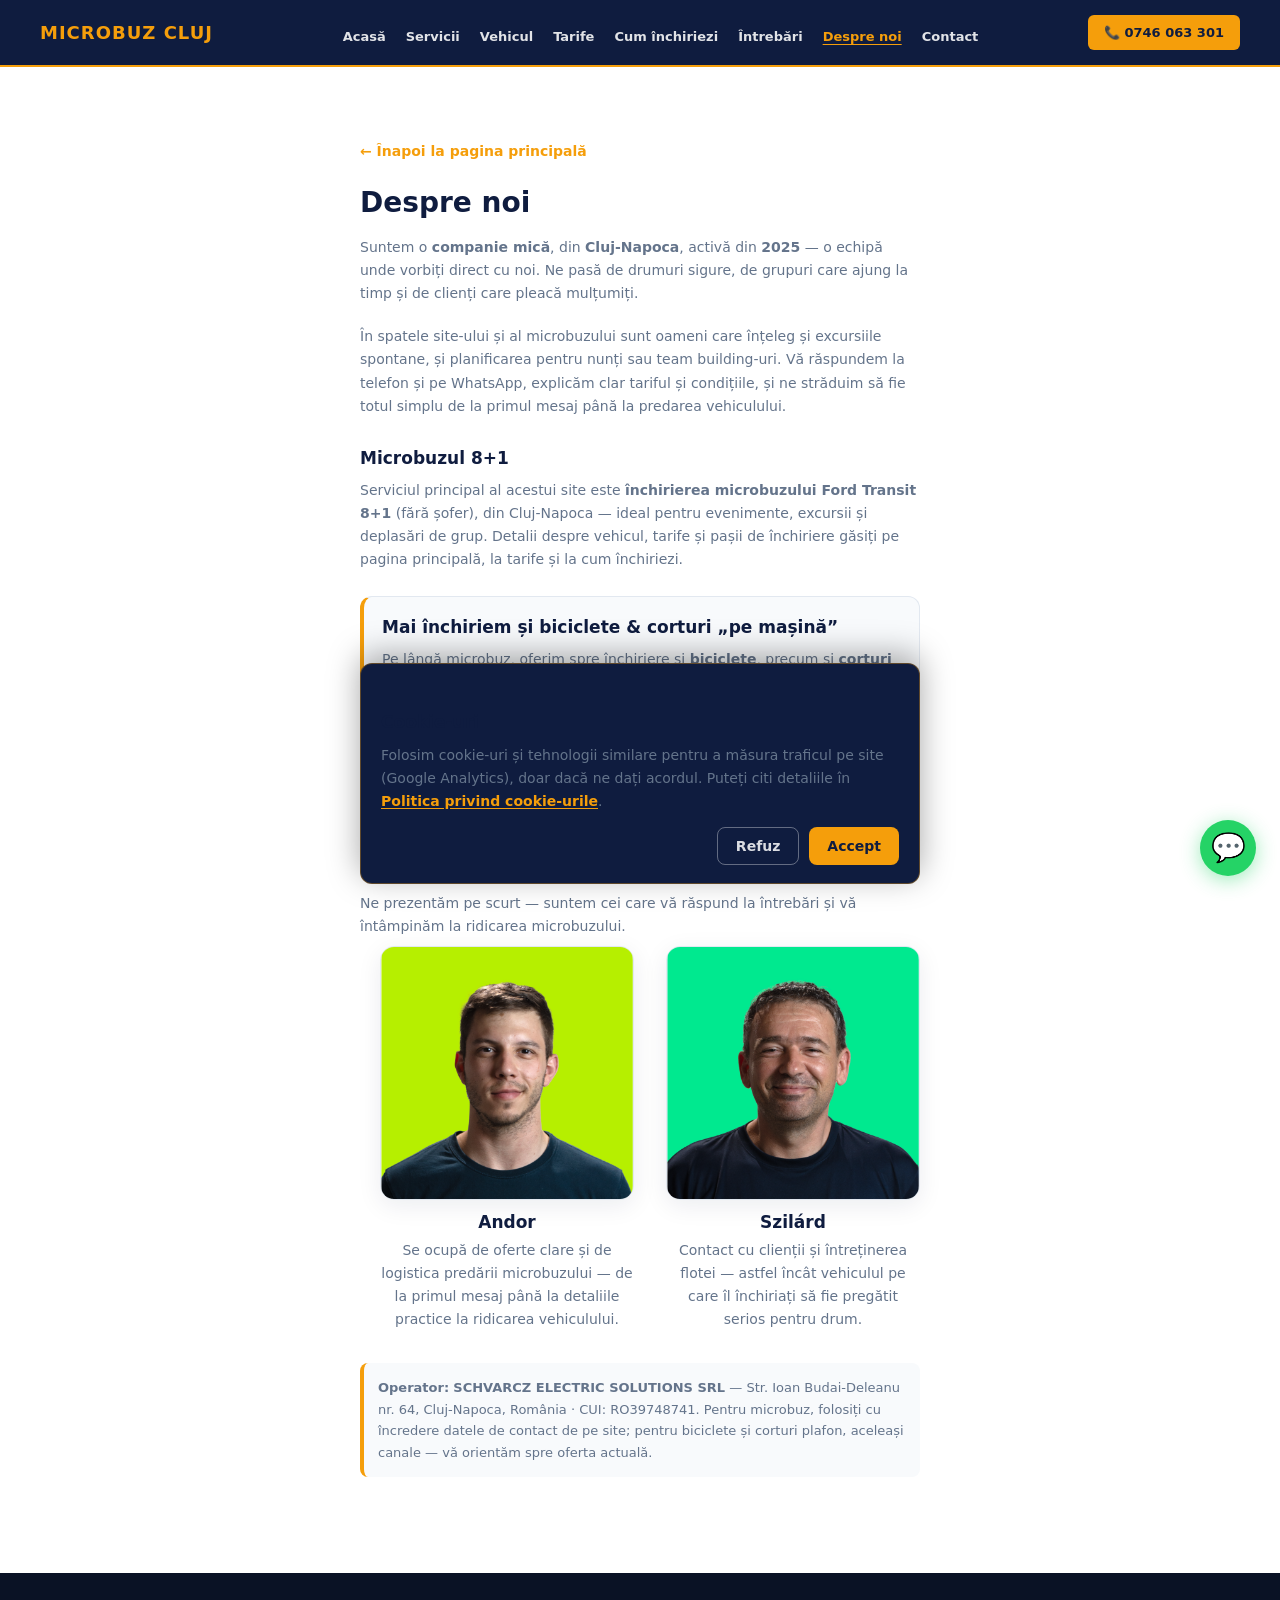
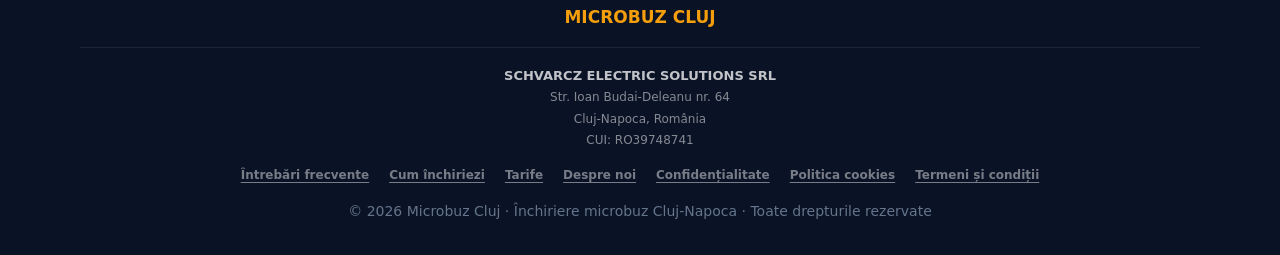
<file: despre-noi.html>
<!DOCTYPE html>
<html lang="ro">
<head>
  <meta charset="UTF-8">
  <meta name="viewport" content="width=device-width, initial-scale=1">
  <title>Despre noi — Microbuz Cluj | echipă mică, Cluj-Napoca</title>
  <meta name="description" content="Cine suntem: o echipă mică din Cluj-Napoca care oferă închiriere microbuz Ford Transit 8+1 fără șofer. Vorbiți direct cu noi — fără intermediari.">
  <link rel="canonical" href="https://inchirieremicrobuzcluj.ro/despre-noi.html">
  <link rel="icon" type="image/png" sizes="128x128" href="favicon.png">
  <link rel="icon" type="image/x-icon" href="favicon.ico">
  <script type="application/ld+json">
  {
    "@context": "https://schema.org",
    "@type": "BreadcrumbList",
    "itemListElement": [
      { "@type": "ListItem", "position": 1, "name": "Acasă", "item": "https://inchirieremicrobuzcluj.ro/" },
      { "@type": "ListItem", "position": 2, "name": "Despre noi", "item": "https://inchirieremicrobuzcluj.ro/despre-noi.html" }
    ]
  }
  </script>
  <script type="application/ld+json">
  {
    "@context": "https://schema.org",
    "@type": "AboutPage",
    "name": "Despre noi — Microbuz Cluj",
    "url": "https://inchirieremicrobuzcluj.ro/despre-noi.html",
    "description": "Echipa Microbuz Cluj: închiriere microbuz Ford Transit 8+1 fără șofer în Cluj-Napoca.",
    "isPartOf": {
      "@type": "WebSite",
      "name": "Microbuz Cluj",
      "url": "https://inchirieremicrobuzcluj.ro/"
    }
  }
  </script>
  <script type="application/ld+json">
  {
    "@context": "https://schema.org",
    "@graph": [
      {
        "@type": "Person",
        "name": "Andor",
        "jobTitle": "Logistică și predare vehicul",
        "worksFor": { "@id": "https://inchirieremicrobuzcluj.ro/#business" },
        "image": "https://inchirieremicrobuzcluj.ro/assets/images/about-andor@2x.png"
      },
      {
        "@type": "Person",
        "name": "Szilárd",
        "jobTitle": "Relații clienți și întreținere flotă",
        "worksFor": { "@id": "https://inchirieremicrobuzcluj.ro/#business" },
        "image": "https://inchirieremicrobuzcluj.ro/assets/images/about-szilard@2x.png"
      }
    ]
  }
  </script>
  <link rel="stylesheet" href="core.css">
  <link rel="stylesheet" href="despre-noi.css">
  <script src="site-header.js" defer></script>
  <script src="script.js" defer></script>
</head>
<body class="legal-page">

  <header class="site-header" id="site-header-root"></header>

  <main class="subpage-main">
    <a href="index.html" class="legal-back">← Înapoi la pagina principală</a>

    <article>
      <h1>Despre noi</h1>

      <p class="about-lead">
        Suntem o <strong>companie mică</strong>, din <strong>Cluj-Napoca</strong>, activă din <strong>2025</strong> — o echipă unde vorbiți direct cu noi.
        Ne pasă de drumuri sigure, de grupuri care ajung la timp și de clienți care pleacă mulțumiți.
      </p>

      <p>
        În spatele site-ului și al microbuzului sunt oameni care înțeleg și excursiile spontane, și planificarea pentru nunți sau team building-uri.
        Vă răspundem la telefon și pe WhatsApp, explicăm clar tariful și condițiile, și ne străduim să fie totul simplu de la primul mesaj până la predarea vehiculului.
      </p>

      <h2>Microbuzul 8+1</h2>
      <p>
        Serviciul principal al acestui site este <strong>închirierea microbuzului Ford Transit 8+1</strong> (fără șofer), din Cluj-Napoca — ideal pentru evenimente, excursii și deplasări de grup.
        Detalii despre vehicul, tarife și pașii de închiriere găsiți pe <a href="index.html">pagina principală</a>, la <a href="pret.html">tarife</a> și la <a href="cum-inchiriezi.html">cum închiriezi</a>.
      </p>

      <div class="about-highlight">
        <h2>Mai închiriem și biciclete &amp; corturi „pe mașină”</h2>
        <p>
          Pe lângă microbuz, oferim spre închiriere și <strong>biciclete</strong>, precum și <strong>corturi de plafon</strong> (cort rooftop / cort pe mașină) — utile pentru weekend-uri în natură, ture scurte sau călătorii când vreți să dormiți sus, deasupra mașinii.
        </p>
        <p>
          Stocul și perioadele disponibile se schimbă; pentru <strong>modele, date și preț</strong>, scrieți-ne pe WhatsApp sau sunați la <a href="tel:+40746063301">0746 063 301</a> — vă spunem imediat ce putem pune la dispoziție.
        </p>
      </div>

      <h2>Echipa</h2>
      <p>
        Ne prezentăm pe scurt — suntem cei care vă răspund la întrebări și vă întâmpinăm la ridicarea microbuzului.
      </p>

      <ul class="about-team">
        <li class="about-person">
          <div class="about-person__img-wrap">
            <img src="assets/images/about-andor@2x.png" width="520" height="520" alt="Andor — echipa Microbuz Cluj" loading="lazy" decoding="async">
          </div>
          <h3 class="about-person__name">Andor</h3>
          <p class="about-person__role">Se ocupă de oferte clare și de logistica predării microbuzului — de la primul mesaj până la detaliile practice la ridicarea vehiculului.</p>
        </li>
        <li class="about-person">
          <div class="about-person__img-wrap">
            <img src="assets/images/about-szilard@2x.png" width="520" height="520" alt="Szilárd — echipa Microbuz Cluj" loading="lazy" decoding="async">
          </div>
          <h3 class="about-person__name">Szilárd</h3>
          <p class="about-person__role">Contact cu clienții și întreținerea flotei — astfel încât vehiculul pe care îl închiriați să fie pregătit serios pentru drum.</p>
        </li>
      </ul>

      <p class="legal-note">
        <strong>Operator:</strong> <strong>SCHVARCZ ELECTRIC SOLUTIONS SRL</strong> — Str. Ioan Budai-Deleanu nr. 64, Cluj-Napoca, România · CUI: RO39748741.
        Pentru microbuz, folosiți cu încredere datele de contact de pe site; pentru biciclete și corturi plafon, aceleași canale — vă orientăm spre oferta actuală.
      </p>
    </article>
  </main>

  <footer class="site-footer">
    <div class="footer-logo">MICROBUZ CLUJ</div>
    <hr class="footer-divider">
    <address class="footer-company">
      <strong>SCHVARCZ ELECTRIC SOLUTIONS SRL</strong><br>
      Str. Ioan Budai-Deleanu nr. 64<br>
      Cluj-Napoca, România<br>
      CUI: RO39748741
    </address>
    <nav class="footer-nav" aria-label="Pagini legale">
      <a href="intrebari-frecvente.html">Întrebări frecvente</a>
      <a href="cum-inchiriezi.html">Cum închiriezi</a>
      <a href="pret.html">Tarife</a>
      <a href="despre-noi.html">Despre noi</a>
      <a href="confidentialitate.html">Confidențialitate</a>
      <a href="politica-cookies.html">Politica cookies</a>
      <a href="termeni.html">Termeni și condiții</a>
    </nav>
    <p class="footer-copy">
      © <span id="year"></span> Microbuz Cluj · Închiriere microbuz Cluj-Napoca · Toate drepturile rezervate
    </p>
  </footer>

  <div id="cookie-consent" class="cookie-consent" role="dialog" aria-labelledby="cookie-consent-title" aria-describedby="cookie-consent-desc" aria-modal="false" aria-hidden="true">
    <div class="cookie-consent__inner">
      <h2 id="cookie-consent-title" class="cookie-consent__title">Cookie-uri</h2>
      <p id="cookie-consent-desc" class="cookie-consent__text">
        Folosim cookie-uri și tehnologii similare pentru a măsura traficul pe site (Google Analytics), doar dacă ne dați acordul.
        Puteți citi detaliile în <a href="politica-cookies.html">Politica privind cookie-urile</a>.
      </p>
      <div class="cookie-consent__actions">
        <button type="button" id="cookie-consent-reject" class="cookie-consent__btn cookie-consent__btn--secondary">Refuz</button>
        <button type="button" id="cookie-consent-accept" class="cookie-consent__btn cookie-consent__btn--primary">Accept</button>
      </div>
    </div>
  </div>

  <a href="https://wa.me/40746063301"
     class="wa-float"
     target="_blank"
     rel="noopener noreferrer"
     aria-label="Contactează-ne pe WhatsApp">
    💬
  </a>

</body>
</html>
</file>
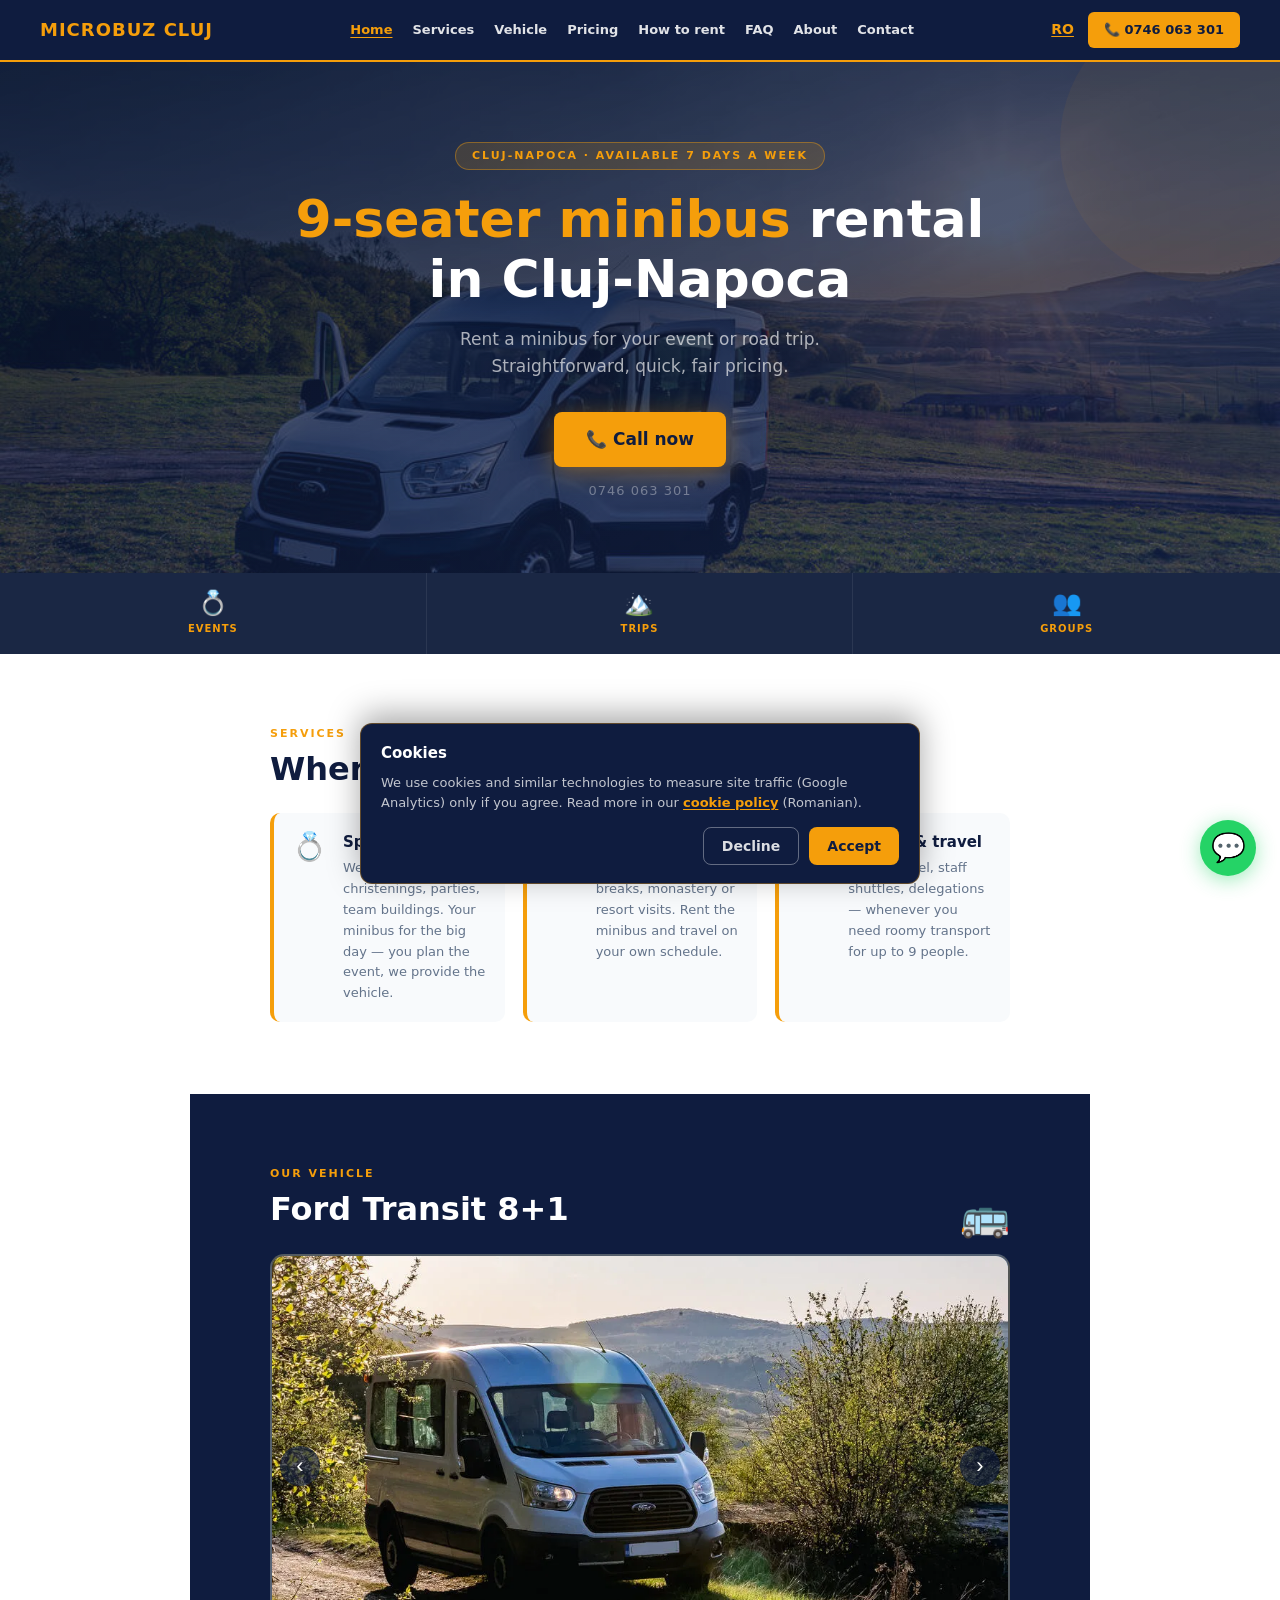
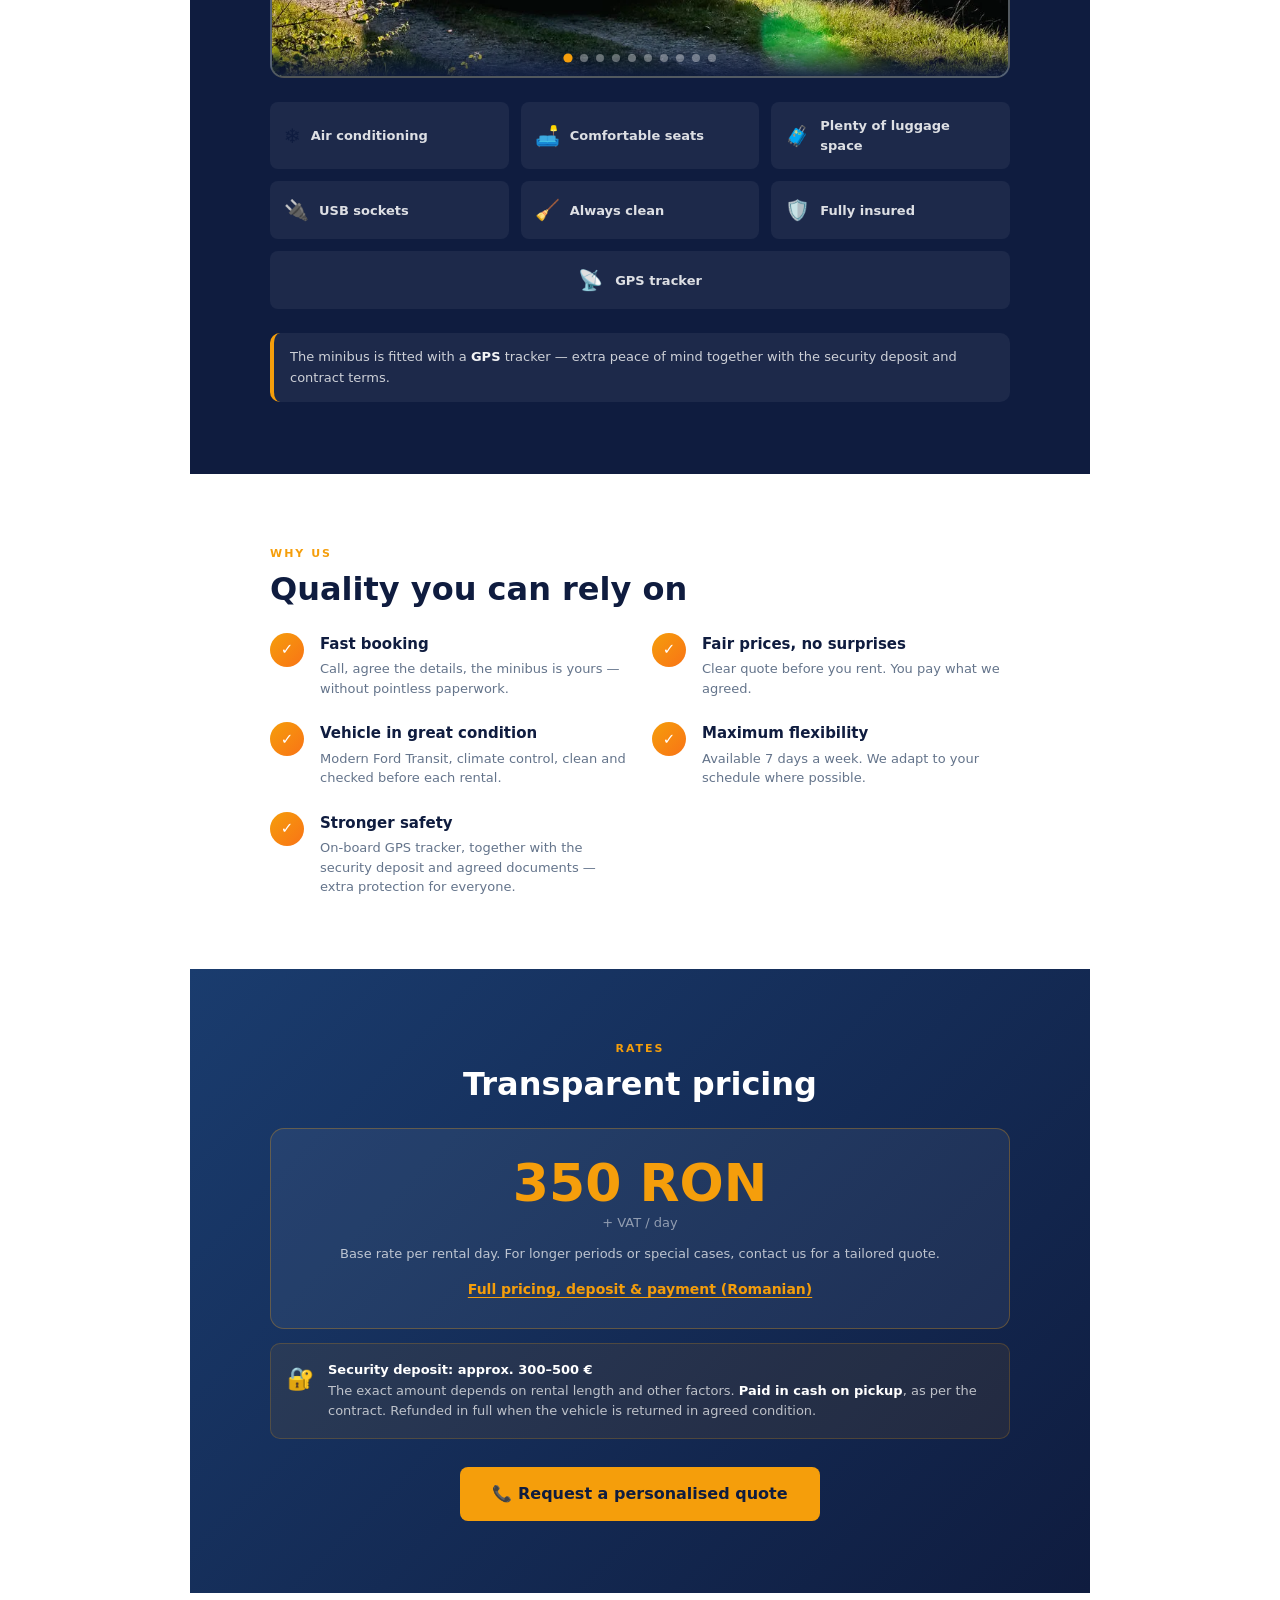
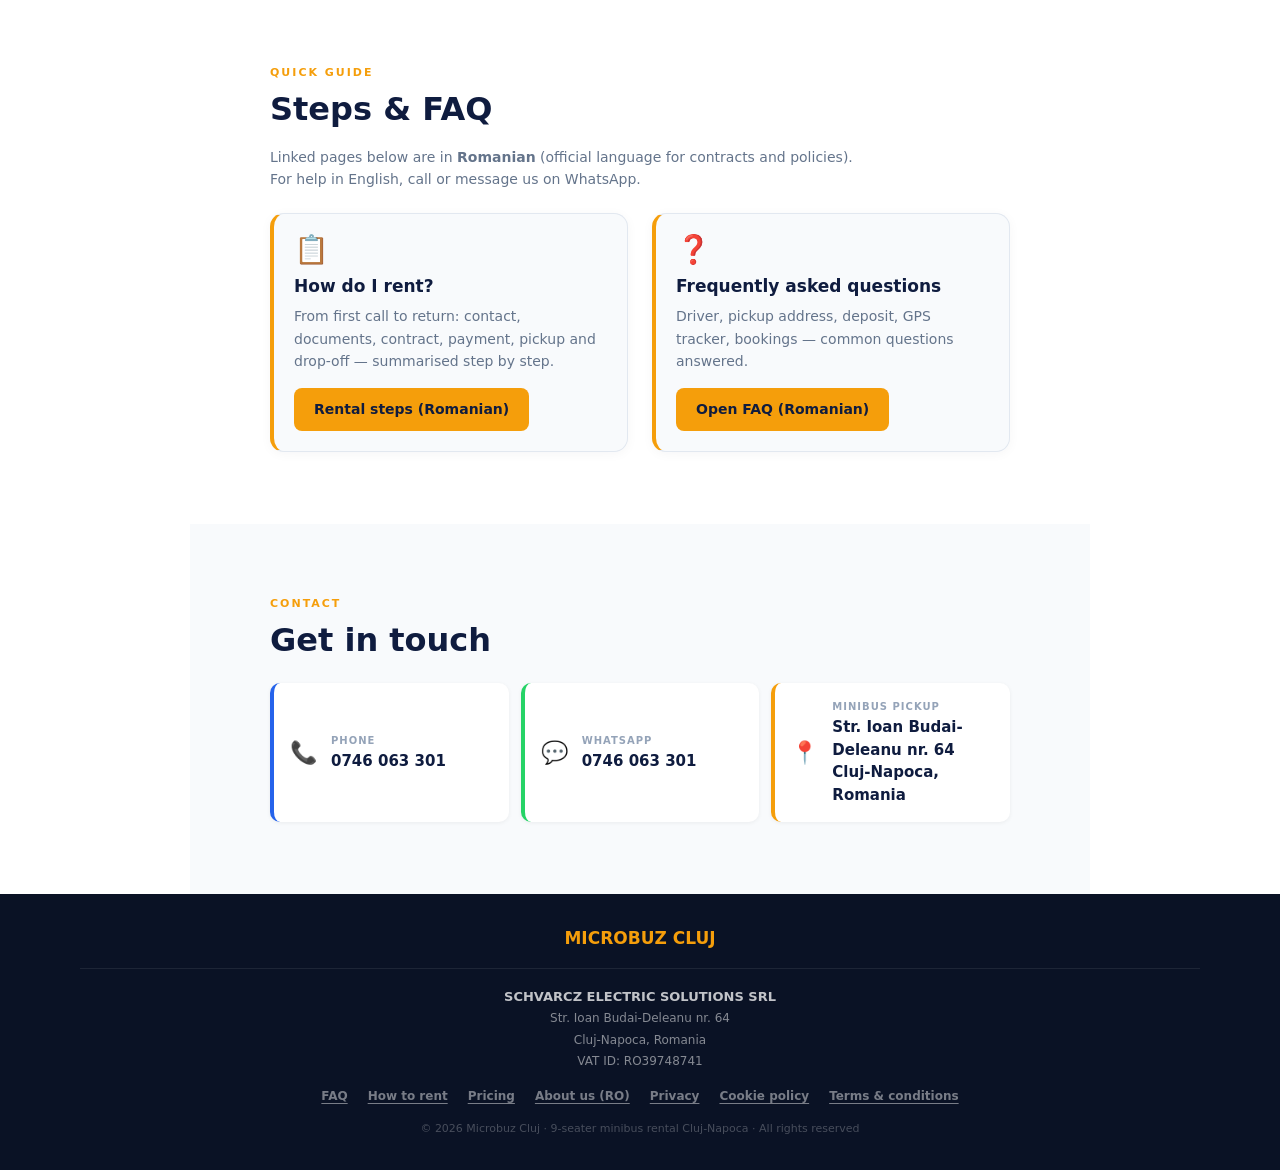
<file: index-en.html>
<!DOCTYPE html>
<html lang="en">
<head>
  <meta charset="UTF-8">
  <meta name="viewport" content="width=device-width, initial-scale=1">
  <title>9-Seater Minibus Rental Cluj-Napoca | Microbuz Cluj</title>
  <meta name="description" content="Rent a 9-seater Ford Transit minibus (8+1) in Cluj-Napoca. Pickup at Str. Ioan Budai-Deleanu 64. Events, trips, groups. From 350 RON + VAT/day. Call +40 746 063 301.">
  <link rel="canonical" href="https://inchirieremicrobuzcluj.ro/index-en.html">
  <link rel="alternate" hreflang="ro" href="https://inchirieremicrobuzcluj.ro/">
  <link rel="alternate" hreflang="en" href="https://inchirieremicrobuzcluj.ro/index-en.html">
  <link rel="alternate" hreflang="x-default" href="https://inchirieremicrobuzcluj.ro/">
  <link rel="icon" type="image/png" sizes="128x128" href="favicon.png">
  <link rel="icon" type="image/x-icon" href="favicon.ico">

  <meta property="og:type" content="website">
  <meta property="og:title" content="9-Seater Minibus Rental Cluj-Napoca | Microbuz Cluj">
  <meta property="og:description" content="Rent a 9-seater Ford Transit minibus (8+1) in Cluj-Napoca. Pickup at Str. Ioan Budai-Deleanu 64. From 350 RON + VAT/day. Call +40 746 063 301.">
  <meta property="og:url" content="https://inchirieremicrobuzcluj.ro/index-en.html">
  <meta property="og:image" content="https://inchirieremicrobuzcluj.ro/assets/images/bus.jpg">
  <meta property="og:locale" content="en_GB">
  <meta property="og:locale:alternate" content="ro_RO">
  <meta name="twitter:card" content="summary_large_image">
  <meta name="twitter:title" content="9-Seater Minibus Rental Cluj-Napoca | Microbuz Cluj">
  <meta name="twitter:description" content="Rent a 9-seater Ford Transit minibus (8+1) in Cluj-Napoca. Pickup at Str. Ioan Budai-Deleanu 64. From 350 RON + VAT/day.">

  <script type="application/ld+json">
  {
    "@context": "https://schema.org",
    "@type": "LocalBusiness",
    "name": "Microbuz Cluj",
    "legalName": "SCHVARCZ ELECTRIC SOLUTIONS SRL",
    "telephone": "+40746063301",
    "address": {
      "@type": "PostalAddress",
      "streetAddress": "Str. Ioan Budai-Deleanu nr. 64",
      "addressLocality": "Cluj-Napoca",
      "addressRegion": "Cluj",
      "addressCountry": "RO"
    },
    "geo": {
      "@type": "GeoCoordinates",
      "latitude": 46.7606,
      "longitude": 23.6103
    },
    "hasMap": "https://www.google.com/maps/search/?api=1&query=Str.+Ioan+Budai-Deleanu+64%2C+Cluj-Napoca%2C+Romania",
    "url": "https://inchirieremicrobuzcluj.ro/index-en.html",
    "description": "9-seater Ford Transit minibus rental in Cluj-Napoca, self-drive. Events, trips, groups; daily rate and security deposit are agreed when you contact us.",
    "additionalType": "https://schema.org/RentalCarDealer"
  }
  </script>

  <link rel="stylesheet" href="core.css">
  <link rel="stylesheet" href="home.css">
  <script src="site-header.js" defer></script>
  <script src="script.js" defer></script>
</head>
<body>

  <header class="site-header" id="site-header-root"></header>

  <main>

    <section class="hero" aria-label="Minibus rental in Cluj-Napoca">
      <div class="hero-badge">Cluj-Napoca · Available 7 days a week</div>
      <h1 class="hero-title">
        <span class="hero-title__accent">9-seater minibus</span> rental<br>
        in Cluj-Napoca
      </h1>
      <p class="hero-sub">
        Rent a minibus for your event or road trip.<br>
        Straightforward, quick, fair pricing.
      </p>
      <a href="tel:+40746063301" class="hero-cta">📞 Call now</a>
      <span class="hero-phone">0746 063 301</span>
    </section>

    <div class="services-strip" aria-hidden="true">
      <div class="strip-item">
        <span class="strip-icon">💍</span>
        <span class="strip-name">Events</span>
      </div>
      <div class="strip-item">
        <span class="strip-icon">🏔️</span>
        <span class="strip-name">Trips</span>
      </div>
      <div class="strip-item">
        <span class="strip-icon">👥</span>
        <span class="strip-name">Groups</span>
      </div>
    </div>

    <section class="section services-section" id="services">
      <p class="section-label">Services</p>
      <h2 class="section-title section-title--dark">When it makes sense to rent</h2>
      <ul class="svc-list">
        <li class="svc-card">
          <span class="svc-card__icon">💍</span>
          <div>
            <h3 class="svc-card__title">Special events</h3>
            <p class="svc-card__text">Weddings, christenings, parties, team buildings. Your minibus for the big day — you plan the event, we provide the vehicle.</p>
          </div>
        </li>
        <li class="svc-card">
          <span class="svc-card__icon">🏔️</span>
          <div>
            <h3 class="svc-card__title">Trips &amp; tourism</h3>
            <p class="svc-card__text">Nature outings, city breaks, monastery or resort visits. Rent the minibus and travel on your own schedule.</p>
          </div>
        </li>
        <li class="svc-card">
          <span class="svc-card__icon">👥</span>
          <div>
            <h3 class="svc-card__title">Groups &amp; travel</h3>
            <p class="svc-card__text">Group travel, staff shuttles, delegations — whenever you need roomy transport for up to 9 people.</p>
          </div>
        </li>
      </ul>
    </section>

    <section class="vehicle-section section" id="vehicle">
      <p class="section-label">Our vehicle</p>
      <div class="vehicle-heading">
        <h2 class="section-title section-title--light vehicle-heading__title">Ford Transit 8+1</h2>
        <span class="vehicle-title-icon" aria-hidden="true">🚌</span>
      </div>
      <div
        class="vehicle-carousel"
        role="region"
        aria-roledescription="carousel"
        aria-label="Ford Transit 8+1 minibus for rent in Cluj-Napoca — photo gallery"
        data-vehicle-carousel
      >
        <div class="vehicle-carousel__viewport">
          <div class="vehicle-carousel__track" id="vehicle-carousel-track">
            <div class="vehicle-carousel__slide">
              <picture>
                <source srcset="assets/images/1.webp" type="image/webp">
                <img src="assets/images/1.jpg" alt="Ford Transit 8+1 minibus for rent in Cluj-Napoca — view 1" width="800" height="500" loading="eager" fetchpriority="high" decoding="async">
              </picture>
            </div>
            <div class="vehicle-carousel__slide">
              <picture>
                <source srcset="assets/images/2.webp" type="image/webp">
                <img src="assets/images/2.jpg" alt="Ford Transit 8+1 minibus for rent in Cluj-Napoca — view 2" width="800" height="500" loading="lazy" decoding="async">
              </picture>
            </div>
            <div class="vehicle-carousel__slide">
              <picture>
                <source srcset="assets/images/3.webp" type="image/webp">
                <img src="assets/images/3.jpg" alt="Ford Transit 8+1 minibus for rent in Cluj-Napoca — view 3" width="800" height="500" loading="lazy" decoding="async">
              </picture>
            </div>
            <div class="vehicle-carousel__slide">
              <picture>
                <source srcset="assets/images/4.webp" type="image/webp">
                <img src="assets/images/4.jpg" alt="Ford Transit 8+1 minibus for rent in Cluj-Napoca — view 4" width="800" height="500" loading="lazy" decoding="async">
              </picture>
            </div>
            <div class="vehicle-carousel__slide">
              <picture>
                <source srcset="assets/images/5.webp" type="image/webp">
                <img src="assets/images/5.jpg" alt="Ford Transit 8+1 minibus for rent in Cluj-Napoca — view 5" width="800" height="500" loading="lazy" decoding="async">
              </picture>
            </div>
            <div class="vehicle-carousel__slide">
              <picture>
                <source srcset="assets/images/6.webp" type="image/webp">
                <img src="assets/images/6.jpg" alt="Ford Transit 8+1 minibus for rent in Cluj-Napoca — view 6" width="800" height="500" loading="lazy" decoding="async">
              </picture>
            </div>
            <div class="vehicle-carousel__slide">
              <picture>
                <source srcset="assets/images/7.webp" type="image/webp">
                <img src="assets/images/7.jpg" alt="Ford Transit 8+1 minibus for rent in Cluj-Napoca — view 7" width="800" height="500" loading="lazy" decoding="async">
              </picture>
            </div>
            <div class="vehicle-carousel__slide">
              <picture>
                <source srcset="assets/images/8.webp" type="image/webp">
                <img src="assets/images/8.jpg" alt="Ford Transit 8+1 minibus for rent in Cluj-Napoca — view 8" width="800" height="500" loading="lazy" decoding="async">
              </picture>
            </div>
            <div class="vehicle-carousel__slide">
              <picture>
                <source srcset="assets/images/9.webp" type="image/webp">
                <img src="assets/images/9.jpg" alt="Ford Transit 8+1 minibus for rent in Cluj-Napoca — view 9" width="800" height="500" loading="lazy" decoding="async">
              </picture>
            </div>
            <div class="vehicle-carousel__slide">
              <picture>
                <source srcset="assets/images/10.webp" type="image/webp">
                <img src="assets/images/10.jpg" alt="Ford Transit 8+1 minibus for rent in Cluj-Napoca — view 10" width="800" height="500" loading="lazy" decoding="async">
              </picture>
            </div>
          </div>
        </div>
        <button type="button" class="vehicle-carousel__btn vehicle-carousel__btn--prev" aria-controls="vehicle-carousel-track" aria-label="Previous image">‹</button>
        <button type="button" class="vehicle-carousel__btn vehicle-carousel__btn--next" aria-controls="vehicle-carousel-track" aria-label="Next image">›</button>
        <div class="vehicle-carousel__dots" id="vehicle-carousel-dots" role="tablist" aria-label="Select image"></div>
      </div>
      <ul class="vehicle-features">
        <li class="vf-item"><span>❄️</span><span class="vf-text">Air conditioning</span></li>
        <li class="vf-item"><span>🛋️</span><span class="vf-text">Comfortable seats</span></li>
        <li class="vf-item"><span>🧳</span><span class="vf-text">Plenty of luggage space</span></li>
        <li class="vf-item"><span>🔌</span><span class="vf-text">USB sockets</span></li>
        <li class="vf-item"><span>🧹</span><span class="vf-text">Always clean</span></li>
        <li class="vf-item"><span>🛡️</span><span class="vf-text">Fully insured</span></li>
        <li class="vf-item vf-item--gps-span"><span>📡</span><span class="vf-text">GPS tracker</span></li>
      </ul>
      <p class="vehicle-gps-note">The minibus is fitted with a <strong>GPS</strong> tracker — extra peace of mind together with the security deposit and contract terms.</p>
    </section>

    <section class="section why-section" id="why-us">
      <p class="section-label">Why us</p>
      <h2 class="section-title section-title--dark">Quality you can rely on</h2>
      <ul class="why-list">
        <li class="why-item">
          <div class="why-check" aria-hidden="true">✓</div>
          <div>
            <h3 class="why-item__title">Fast booking</h3>
            <p class="why-item__text">Call, agree the details, the minibus is yours — without pointless paperwork.</p>
          </div>
        </li>
        <li class="why-item">
          <div class="why-check" aria-hidden="true">✓</div>
          <div>
            <h3 class="why-item__title">Fair prices, no surprises</h3>
            <p class="why-item__text">Clear quote before you rent. You pay what we agreed.</p>
          </div>
        </li>
        <li class="why-item">
          <div class="why-check" aria-hidden="true">✓</div>
          <div>
            <h3 class="why-item__title">Vehicle in great condition</h3>
            <p class="why-item__text">Modern Ford Transit, climate control, clean and checked before each rental.</p>
          </div>
        </li>
        <li class="why-item">
          <div class="why-check" aria-hidden="true">✓</div>
          <div>
            <h3 class="why-item__title">Maximum flexibility</h3>
            <p class="why-item__text">Available 7 days a week. We adapt to your schedule where possible.</p>
          </div>
        </li>
        <li class="why-item">
          <div class="why-check" aria-hidden="true">✓</div>
          <div>
            <h3 class="why-item__title">Stronger safety</h3>
            <p class="why-item__text">On-board GPS tracker, together with the security deposit and agreed documents — extra protection for everyone.</p>
          </div>
        </li>
      </ul>
    </section>

    <section class="pricing-section section" id="rates">
      <p class="section-label">Rates</p>
      <h2 class="section-title section-title--light">Transparent pricing</h2>
      <div class="price-card">
        <div class="price-main">350 RON</div>
        <div class="price-unit">+ VAT / day</div>
        <p class="price-note">Base rate per rental day. For longer periods or special cases, contact us for a tailored quote.</p>
        <p class="price-more"><a href="pret.html">Full pricing, deposit &amp; payment (Romanian)</a></p>
      </div>
      <div class="deposit-box">
        <span class="deposit-icon">🔐</span>
        <p class="deposit-text">
          <strong>Security deposit: approx. 300–500 €</strong><br>
          The exact amount depends on rental length and other factors. <strong>Paid in cash on pickup</strong>, as per the contract. Refunded in full when the vehicle is returned in agreed condition.
        </p>
      </div>
      <a href="tel:+40746063301" class="pricing-cta">📞 Request a personalised quote</a>
    </section>

    <section class="section guide-section" id="guide" aria-label="Rental guide">
      <p class="section-label">Quick guide</p>
      <h2 class="section-title section-title--dark">Steps &amp; FAQ</h2>
      <p class="home-ro-only-note">Linked pages below are in <strong>Romanian</strong> (official language for contracts and policies). For help in English, call or message us on WhatsApp.</p>
      <div class="guide-cards">
        <article class="guide-card">
          <span class="guide-card__icon" aria-hidden="true">📋</span>
          <h3 class="guide-card__title">How do I rent?</h3>
          <p class="guide-card__text">From first call to return: contact, documents, contract, payment, pickup and drop-off — summarised step by step.</p>
          <a href="cum-inchiriezi.html" class="guide-card__link">Rental steps (Romanian)</a>
        </article>
        <article class="guide-card">
          <span class="guide-card__icon" aria-hidden="true">❓</span>
          <h3 class="guide-card__title">Frequently asked questions</h3>
          <p class="guide-card__text">Driver, pickup address, deposit, GPS tracker, bookings — common questions answered.</p>
          <a href="intrebari-frecvente.html" class="guide-card__link">Open FAQ (Romanian)</a>
        </article>
      </div>
    </section>

    <section class="section contact-section" id="contact">
      <p class="section-label">Contact</p>
      <h2 class="section-title section-title--dark">Get in touch</h2>
      <ul class="contact-list">
        <li>
          <a href="tel:+40746063301" class="contact-link contact-link--phone">
            <span class="contact-icon">📞</span>
            <div>
              <span class="contact-label">Phone</span>
              <span class="contact-value">0746 063 301</span>
            </div>
          </a>
        </li>
        <li>
          <a href="https://wa.me/40746063301" class="contact-link contact-link--wa" target="_blank" rel="noopener noreferrer">
            <span class="contact-icon">💬</span>
            <div>
              <span class="contact-label">WhatsApp</span>
              <span class="contact-value">0746 063 301</span>
            </div>
          </a>
        </li>
        <li>
          <a href="https://www.google.com/maps/search/?api=1&amp;query=Str.+Ioan+Budai-Deleanu+64%2C+Cluj-Napoca%2C+Romania" class="contact-link contact-link--loc" target="_blank" rel="noopener noreferrer">
            <span class="contact-icon">📍</span>
            <div>
              <span class="contact-label">Minibus pickup</span>
              <span class="contact-value">Str. Ioan Budai-Deleanu nr. 64<br>Cluj-Napoca, Romania</span>
            </div>
          </a>
        </li>
      </ul>
    </section>

  </main>

  <footer class="site-footer">
    <div class="footer-logo">MICROBUZ CLUJ</div>
    <hr class="footer-divider">
    <address class="footer-company">
      <strong>SCHVARCZ ELECTRIC SOLUTIONS SRL</strong><br>
      Str. Ioan Budai-Deleanu nr. 64<br>
      Cluj-Napoca, Romania<br>
      VAT ID: RO39748741
    </address>
    <nav class="footer-nav" aria-label="Legal and info pages (Romanian)">
      <a href="intrebari-frecvente.html">FAQ</a>
      <a href="cum-inchiriezi.html">How to rent</a>
      <a href="pret.html">Pricing</a>
      <a href="despre-noi.html">About us (RO)</a>
      <a href="confidentialitate.html">Privacy</a>
      <a href="politica-cookies.html">Cookie policy</a>
      <a href="termeni.html">Terms &amp; conditions</a>
    </nav>
    <p class="footer-copy">
      © <span id="year"></span> Microbuz Cluj · 9-seater minibus rental Cluj-Napoca · All rights reserved
    </p>
  </footer>

  <div id="cookie-consent" class="cookie-consent" role="dialog" aria-labelledby="cookie-consent-title" aria-describedby="cookie-consent-desc" aria-modal="false" aria-hidden="true">
    <div class="cookie-consent__inner">
      <h2 id="cookie-consent-title" class="cookie-consent__title">Cookies</h2>
      <p id="cookie-consent-desc" class="cookie-consent__text">
        We use cookies and similar technologies to measure site traffic (Google Analytics) only if you agree.
        Read more in our <a href="politica-cookies.html">cookie policy</a> (Romanian).
      </p>
      <div class="cookie-consent__actions">
        <button type="button" id="cookie-consent-reject" class="cookie-consent__btn cookie-consent__btn--secondary">Decline</button>
        <button type="button" id="cookie-consent-accept" class="cookie-consent__btn cookie-consent__btn--primary">Accept</button>
      </div>
    </div>
  </div>

  <a href="https://wa.me/40746063301"
     class="wa-float"
     target="_blank"
     rel="noopener noreferrer"
     aria-label="Contact us on WhatsApp">
    💬
  </a>

</body>
</html>
</file>
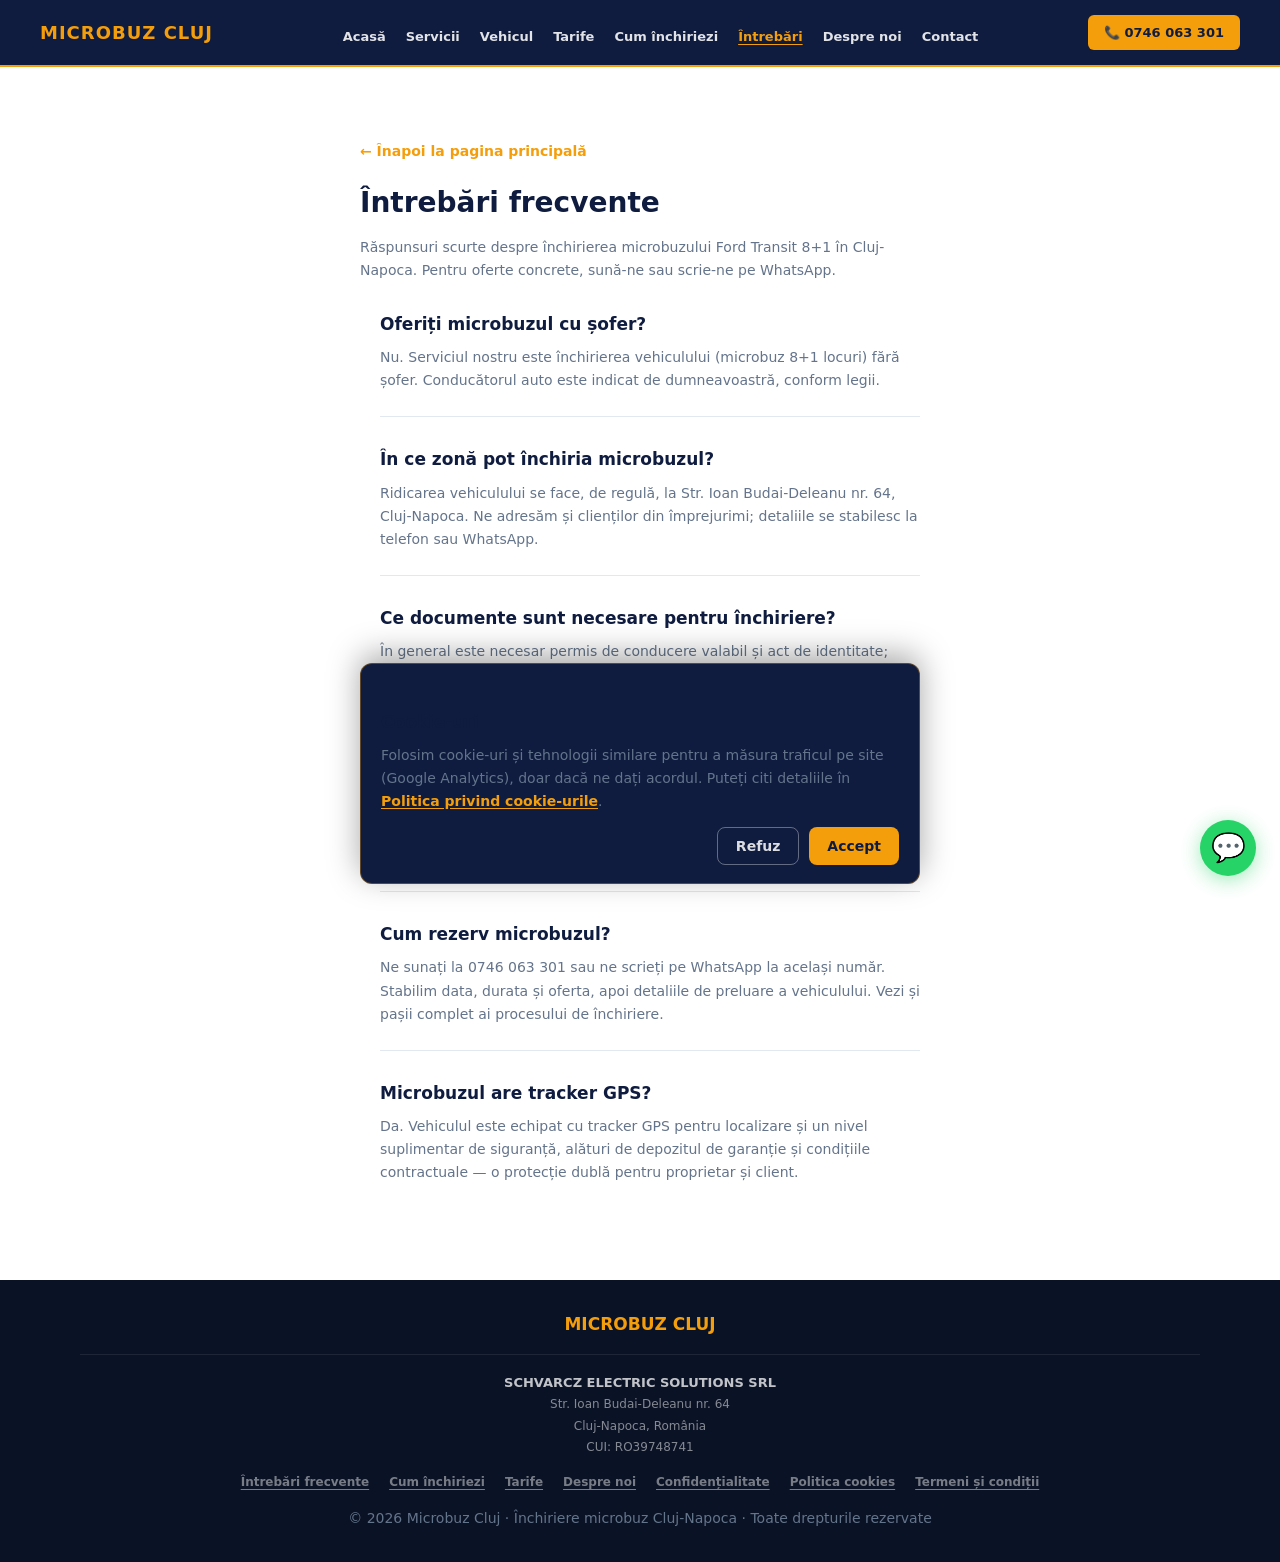
<file: intrebari-frecvente.html>
<!DOCTYPE html>
<html lang="ro">
<head>
  <meta charset="UTF-8">
  <meta name="viewport" content="width=device-width, initial-scale=1">
  <title>Întrebări frecvente — închiriere microbuz Cluj | Microbuz Cluj</title>
  <meta name="description" content="Răspunsuri despre închirierea microbuzului 8+1 în Cluj-Napoca: șofer, zonă, tracker GPS, documente, depozit, rezervare.">
  <link rel="canonical" href="https://inchirieremicrobuzcluj.ro/intrebari-frecvente.html">
  <link rel="icon" type="image/png" sizes="128x128" href="favicon.png">
  <link rel="icon" type="image/x-icon" href="favicon.ico">
  <script type="application/ld+json">
  {
    "@context": "https://schema.org",
    "@type": "BreadcrumbList",
    "itemListElement": [
      { "@type": "ListItem", "position": 1, "name": "Acasă", "item": "https://inchirieremicrobuzcluj.ro/" },
      { "@type": "ListItem", "position": 2, "name": "Întrebări frecvente", "item": "https://inchirieremicrobuzcluj.ro/intrebari-frecvente.html" }
    ]
  }
  </script>
  <link rel="stylesheet" href="core.css">
  <link rel="stylesheet" href="faq.css">
  <script src="site-header.js" defer></script>
  <script src="script.js" defer></script>
  <script type="application/ld+json">
  {
    "@context": "https://schema.org",
    "@type": "FAQPage",
    "mainEntity": [
      {
        "@type": "Question",
        "name": "Oferiți microbuzul cu șofer?",
        "acceptedAnswer": {
          "@type": "Answer",
          "text": "Nu. Serviciul nostru este închirierea vehiculului (microbuz 8+1 locuri) fără șofer. Conducătorul auto este indicat de dumneavoastră, conform legii."
        }
      },
      {
        "@type": "Question",
        "name": "În ce zonă pot închiria microbuzul?",
        "acceptedAnswer": {
          "@type": "Answer",
          "text": "Ridicarea vehiculului se face, de regulă, la Str. Ioan Budai-Deleanu nr. 64, Cluj-Napoca. Ne adresăm și clienților din împrejurimi; detaliile se stabilesc la telefon sau WhatsApp."
        }
      },
      {
        "@type": "Question",
        "name": "Ce documente sunt necesare pentru închiriere?",
        "acceptedAnswer": {
          "@type": "Answer",
          "text": "În general este necesar permis de conducere valabil și act de identitate; documentele vehiculului sunt gestionate de noi ca proprietar. Lista exactă vi se comunică la rezervare."
        }
      },
      {
        "@type": "Question",
        "name": "Cât este depozitul de garanție?",
        "acceptedAnswer": {
          "@type": "Answer",
          "text": "Depozitul indicativ este între 300 și 500 €, în funcție de perioada de închiriere și alți factori. Se returnează integral la predarea vehiculului în starea convenită."
        }
      },
      {
        "@type": "Question",
        "name": "Cum rezerv microbuzul?",
        "acceptedAnswer": {
          "@type": "Answer",
          "text": "Ne sunați la 0746 063 301 sau ne scrieți pe WhatsApp la același număr. Stabilim data, durata și oferta, apoi detaliile de preluare a vehiculului."
        }
      },
      {
        "@type": "Question",
        "name": "Microbuzul are tracker GPS?",
        "acceptedAnswer": {
          "@type": "Answer",
          "text": "Da. Vehiculul este echipat cu tracker GPS pentru localizare și un nivel suplimentar de siguranță, alături de depozitul de garanție și condițiile contractuale — o protecție dublă pentru proprietar și client."
        }
      }
    ]
  }
  </script>
</head>
<body class="legal-page">

  <header class="site-header" id="site-header-root"></header>

  <main class="subpage-main">
    <a href="index.html" class="legal-back">← Înapoi la pagina principală</a>

    <article>
      <h1>Întrebări frecvente</h1>
      <p>Răspunsuri scurte despre închirierea microbuzului Ford Transit 8+1 în Cluj-Napoca. Pentru oferte concrete, sună-ne sau scrie-ne pe WhatsApp.</p>

      <ul class="faq-list">
        <li class="faq-item">
          <h2 class="faq-q">Oferiți microbuzul cu șofer?</h2>
          <p>Nu. Serviciul nostru este închirierea vehiculului (microbuz 8+1 locuri) fără șofer. Conducătorul auto este indicat de dumneavoastră, conform legii.</p>
        </li>
        <li class="faq-item">
          <h2 class="faq-q">În ce zonă pot închiria microbuzul?</h2>
          <p>Ridicarea vehiculului se face, de regulă, la Str. Ioan Budai-Deleanu nr. 64, Cluj-Napoca. Ne adresăm și clienților din împrejurimi; detaliile se stabilesc la telefon sau WhatsApp.</p>
        </li>
        <li class="faq-item">
          <h2 class="faq-q">Ce documente sunt necesare pentru închiriere?</h2>
          <p>În general este necesar permis de conducere valabil și act de identitate; documentele vehiculului sunt gestionate de noi ca proprietar. Lista exactă vi se comunică la rezervare.</p>
        </li>
        <li class="faq-item">
          <h2 class="faq-q">Cât este depozitul de garanție?</h2>
          <p>Depozitul indicativ este între 300 și 500 €, în funcție de perioada de închiriere și alți factori. Se returnează integral la predarea vehiculului în starea convenită. Vezi detalii complete pe <a href="pret.html#depozit">pagina de tarife</a>.</p>
        </li>
        <li class="faq-item">
          <h2 class="faq-q">Cum rezerv microbuzul?</h2>
          <p>Ne sunați la <a href="tel:+40746063301">0746 063 301</a> sau ne scrieți pe <a href="https://wa.me/40746063301" target="_blank" rel="noopener noreferrer">WhatsApp</a> la același număr. Stabilim data, durata și oferta, apoi detaliile de preluare a vehiculului. Vezi și <a href="cum-inchiriezi.html">pașii complet ai procesului de închiriere</a>.</p>
        </li>
        <li class="faq-item">
          <h2 class="faq-q">Microbuzul are tracker GPS?</h2>
          <p>Da. Vehiculul este echipat cu tracker GPS pentru localizare și un nivel suplimentar de siguranță, alături de depozitul de garanție și condițiile contractuale — o protecție dublă pentru proprietar și client.</p>
        </li>
      </ul>
    </article>
  </main>

  <footer class="site-footer">
    <div class="footer-logo">MICROBUZ CLUJ</div>
    <hr class="footer-divider">
    <address class="footer-company">
      <strong>SCHVARCZ ELECTRIC SOLUTIONS SRL</strong><br>
      Str. Ioan Budai-Deleanu nr. 64<br>
      Cluj-Napoca, România<br>
      CUI: RO39748741
    </address>
    <nav class="footer-nav" aria-label="Pagini legale">
      <a href="intrebari-frecvente.html">Întrebări frecvente</a>
      <a href="cum-inchiriezi.html">Cum închiriezi</a>
      <a href="pret.html">Tarife</a>
      <a href="despre-noi.html">Despre noi</a>
      <a href="confidentialitate.html">Confidențialitate</a>
      <a href="politica-cookies.html">Politica cookies</a>
      <a href="termeni.html">Termeni și condiții</a>
    </nav>
    <p class="footer-copy">
      © <span id="year"></span> Microbuz Cluj · Închiriere microbuz Cluj-Napoca · Toate drepturile rezervate
    </p>
  </footer>

  <div id="cookie-consent" class="cookie-consent" role="dialog" aria-labelledby="cookie-consent-title" aria-describedby="cookie-consent-desc" aria-modal="false" aria-hidden="true">
    <div class="cookie-consent__inner">
      <h2 id="cookie-consent-title" class="cookie-consent__title">Cookie-uri</h2>
      <p id="cookie-consent-desc" class="cookie-consent__text">
        Folosim cookie-uri și tehnologii similare pentru a măsura traficul pe site (Google Analytics), doar dacă ne dați acordul.
        Puteți citi detaliile în <a href="politica-cookies.html">Politica privind cookie-urile</a>.
      </p>
      <div class="cookie-consent__actions">
        <button type="button" id="cookie-consent-reject" class="cookie-consent__btn cookie-consent__btn--secondary">Refuz</button>
        <button type="button" id="cookie-consent-accept" class="cookie-consent__btn cookie-consent__btn--primary">Accept</button>
      </div>
    </div>
  </div>

  <a href="https://wa.me/40746063301"
     class="wa-float"
     target="_blank"
     rel="noopener noreferrer"
     aria-label="Contactează-ne pe WhatsApp">
    💬
  </a>

</body>
</html>
</file>
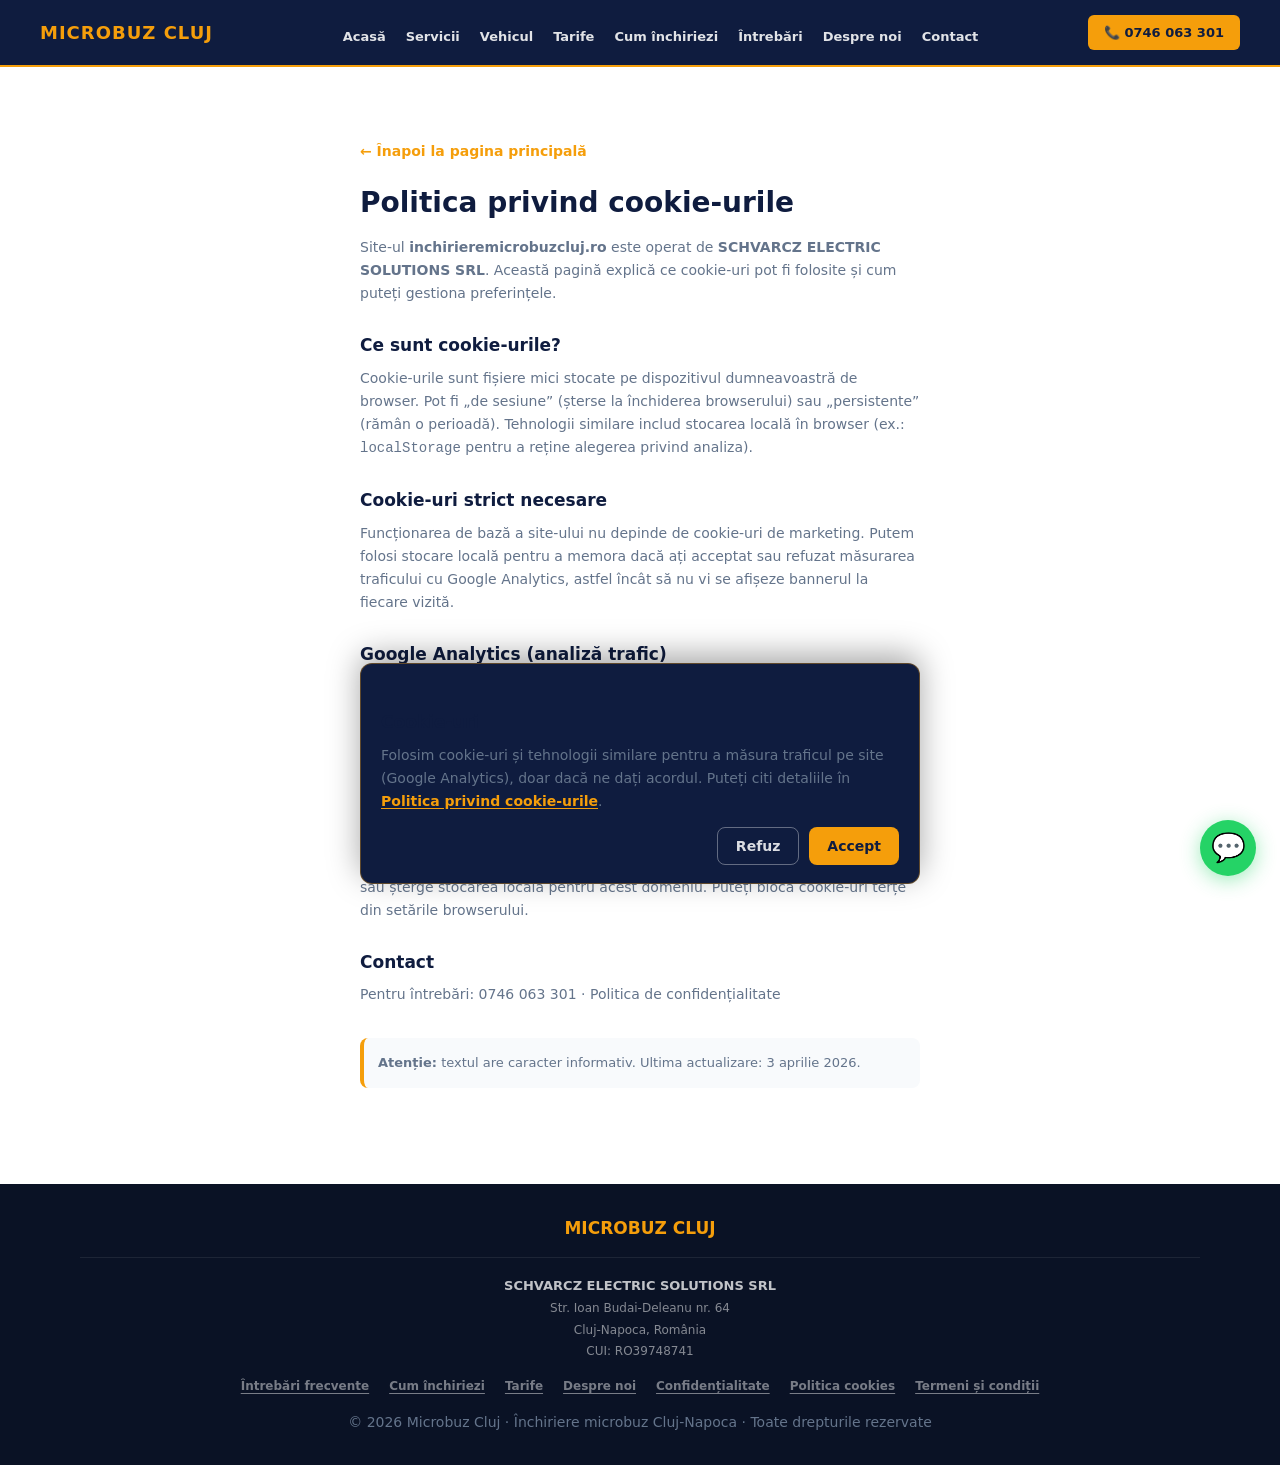
<file: politica-cookies.html>
<!DOCTYPE html>
<html lang="ro">
<head>
  <meta charset="UTF-8">
  <meta name="viewport" content="width=device-width, initial-scale=1">
  <title>Politica privind cookie-urile | Microbuz Cluj</title>
  <meta name="description" content="Informații despre cookie-uri și Google Analytics pe site-ul Microbuz Cluj — închiriere microbuz Cluj-Napoca.">
  <meta name="robots" content="noindex, follow">
  <link rel="canonical" href="https://inchirieremicrobuzcluj.ro/politica-cookies.html">
  <link rel="icon" type="image/png" sizes="128x128" href="favicon.png">
  <link rel="icon" type="image/x-icon" href="favicon.ico">
  <script type="application/ld+json">
  {
    "@context": "https://schema.org",
    "@type": "BreadcrumbList",
    "itemListElement": [
      { "@type": "ListItem", "position": 1, "name": "Acasă", "item": "https://inchirieremicrobuzcluj.ro/" },
      { "@type": "ListItem", "position": 2, "name": "Politica cookies", "item": "https://inchirieremicrobuzcluj.ro/politica-cookies.html" }
    ]
  }
  </script>
  <link rel="stylesheet" href="core.css">
  <script src="site-header.js" defer></script>
  <script src="script.js" defer></script>
</head>
<body class="legal-page">

  <header class="site-header" id="site-header-root"></header>

  <main class="subpage-main">
    <a href="index.html" class="legal-back">← Înapoi la pagina principală</a>

    <article>
      <h1>Politica privind cookie-urile</h1>
      <p>
        Site-ul <strong>inchirieremicrobuzcluj.ro</strong> este operat de <strong>SCHVARCZ ELECTRIC SOLUTIONS SRL</strong>.
        Această pagină explică ce cookie-uri pot fi folosite și cum puteți gestiona preferințele.
      </p>

      <h2>Ce sunt cookie-urile?</h2>
      <p>
        Cookie-urile sunt fișiere mici stocate pe dispozitivul dumneavoastră de browser. Pot fi „de sesiune” (șterse la închiderea browserului)
        sau „persistente” (rămân o perioadă). Tehnologii similare includ stocarea locală în browser (ex.: <code>localStorage</code> pentru a reține alegerea privind analiza).
      </p>

      <h2>Cookie-uri strict necesare</h2>
      <p>
        Funcționarea de bază a site-ului nu depinde de cookie-uri de marketing. Putem folosi stocare locală pentru a memora dacă ați acceptat sau refuzat
        măsurarea traficului cu Google Analytics, astfel încât să nu vi se afișeze bannerul la fiecare vizită.
      </p>

      <h2>Google Analytics (analiză trafic)</h2>
      <p>
        <strong>Google Analytics</strong> (furnizat de Google) poate încărca doar după ce apăsați „Accept” în bannerul de cookie-uri de pe site.
        Dacă alegeți „Refuz”, scriptul de analiză nu este încărcat. Detalii despre modul în care Google prelucrează datele:
        <a href="https://policies.google.com/privacy" target="_blank" rel="noopener noreferrer">Politica Google</a>.
      </p>

      <h2>Cum vă schimbați decizia?</h2>
      <p>
        Alegerea este salvată în browserul dumneavoastră. Pentru a vedea din nou bannerul și a alege altfel, puteți șterge datele site-ului
        din setările browserului sau șterge stocarea locală pentru acest domeniu.
        Puteți bloca cookie-uri terțe din setările browserului.
      </p>

      <h2>Contact</h2>
      <p>
        Pentru întrebări: <a href="tel:+40746063301">0746 063 301</a> ·
        <a href="confidentialitate.html">Politica de confidențialitate</a>
      </p>

      <p class="legal-note">
        <strong>Atenție:</strong> textul are caracter informativ. Ultima actualizare: 3 aprilie 2026.
      </p>
    </article>
  </main>

  <footer class="site-footer">
    <div class="footer-logo">MICROBUZ CLUJ</div>
    <hr class="footer-divider">
    <address class="footer-company">
      <strong>SCHVARCZ ELECTRIC SOLUTIONS SRL</strong><br>
      Str. Ioan Budai-Deleanu nr. 64<br>
      Cluj-Napoca, România<br>
      CUI: RO39748741
    </address>
    <nav class="footer-nav" aria-label="Pagini legale">
      <a href="intrebari-frecvente.html">Întrebări frecvente</a>
      <a href="cum-inchiriezi.html">Cum închiriezi</a>
      <a href="pret.html">Tarife</a>
      <a href="despre-noi.html">Despre noi</a>
      <a href="confidentialitate.html">Confidențialitate</a>
      <a href="politica-cookies.html">Politica cookies</a>
      <a href="termeni.html">Termeni și condiții</a>
    </nav>
    <p class="footer-copy">
      © <span id="year"></span> Microbuz Cluj · Închiriere microbuz Cluj-Napoca · Toate drepturile rezervate
    </p>
  </footer>

  <div id="cookie-consent" class="cookie-consent" role="dialog" aria-labelledby="cookie-consent-title" aria-describedby="cookie-consent-desc" aria-modal="false" aria-hidden="true">
    <div class="cookie-consent__inner">
      <h2 id="cookie-consent-title" class="cookie-consent__title">Cookie-uri</h2>
      <p id="cookie-consent-desc" class="cookie-consent__text">
        Folosim cookie-uri și tehnologii similare pentru a măsura traficul pe site (Google Analytics), doar dacă ne dați acordul.
        Puteți citi detaliile în <a href="politica-cookies.html">Politica privind cookie-urile</a>.
      </p>
      <div class="cookie-consent__actions">
        <button type="button" id="cookie-consent-reject" class="cookie-consent__btn cookie-consent__btn--secondary">Refuz</button>
        <button type="button" id="cookie-consent-accept" class="cookie-consent__btn cookie-consent__btn--primary">Accept</button>
      </div>
    </div>
  </div>

  <a href="https://wa.me/40746063301"
     class="wa-float"
     target="_blank"
     rel="noopener noreferrer"
     aria-label="Contactează-ne pe WhatsApp">
    💬
  </a>

</body>
</html>
</file>
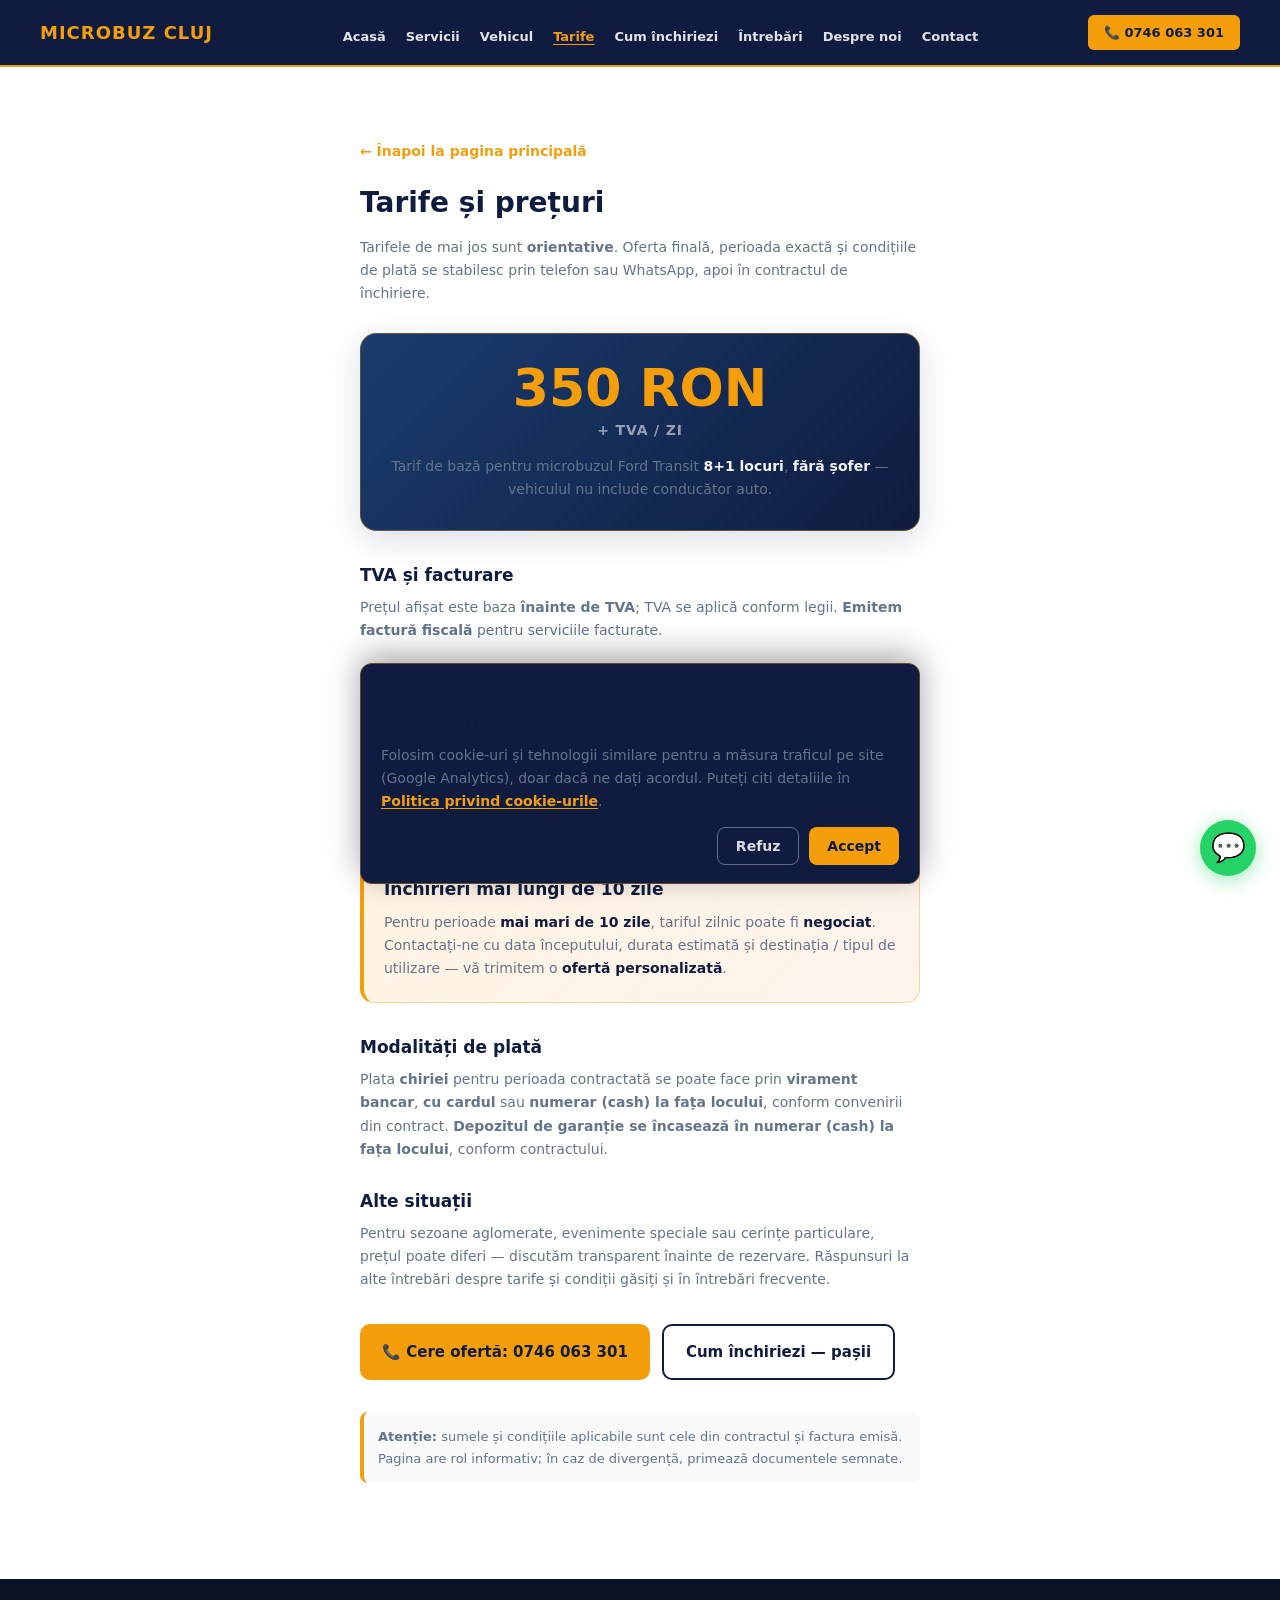
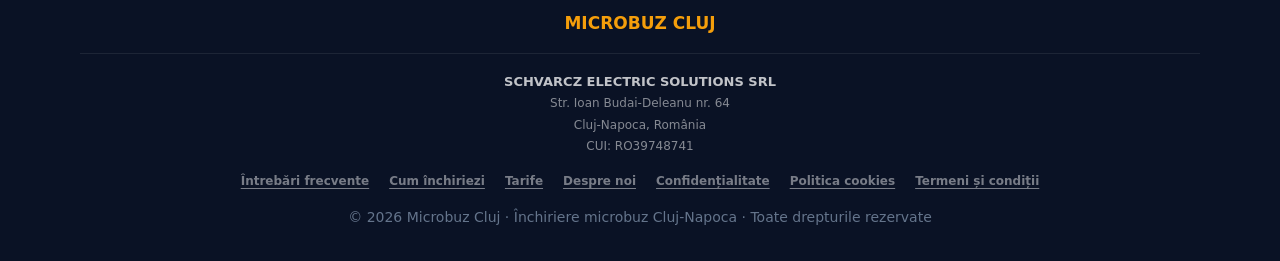
<file: pret.html>
<!DOCTYPE html>
<html lang="ro">
<head>
  <meta charset="UTF-8">
  <meta name="viewport" content="width=device-width, initial-scale=1">
  <title>Tarife și prețuri — închiriere microbuz Cluj | Microbuz Cluj</title>
  <meta name="description" content="Tarife Microbuz Cluj: 350 RON + TVA / zi, depozit garanție, plată și factură fiscală. Pentru închirieri peste 10 zile — preț negociabil la contact.">
  <link rel="canonical" href="https://inchirieremicrobuzcluj.ro/pret.html">
  <link rel="icon" type="image/png" sizes="128x128" href="favicon.png">
  <link rel="icon" type="image/x-icon" href="favicon.ico">
  <script type="application/ld+json">
  {
    "@context": "https://schema.org",
    "@type": "BreadcrumbList",
    "itemListElement": [
      { "@type": "ListItem", "position": 1, "name": "Acasă", "item": "https://inchirieremicrobuzcluj.ro/" },
      { "@type": "ListItem", "position": 2, "name": "Tarife", "item": "https://inchirieremicrobuzcluj.ro/pret.html" }
    ]
  }
  </script>
  <script type="application/ld+json">
  {
    "@context": "https://schema.org",
    "@type": "Service",
    "name": "Închiriere microbuz Ford Transit 8+1 Cluj-Napoca",
    "description": "Serviciu de închiriere microbuz Ford Transit 8+1 locuri, fără șofer, în Cluj-Napoca. Disponibil pentru evenimente, excursii și deplasări de grup.",
    "provider": { "@id": "https://inchirieremicrobuzcluj.ro/#business" },
    "areaServed": { "@type": "City", "name": "Cluj-Napoca" },
    "serviceType": "Minibus Rental",
    "url": "https://inchirieremicrobuzcluj.ro/pret.html",
    "offers": {
      "@type": "Offer",
      "price": "350",
      "priceCurrency": "RON",
      "priceSpecification": {
        "@type": "UnitPriceSpecification",
        "price": "350",
        "priceCurrency": "RON",
        "unitText": "zi",
        "valueAddedTaxIncluded": false
      },
      "availability": "https://schema.org/InStock"
    }
  }
  </script>
  <link rel="stylesheet" href="core.css">
  <link rel="stylesheet" href="pret.css">
  <script src="site-header.js" defer></script>
  <script src="script.js" defer></script>
</head>
<body class="legal-page pret-page">

  <header class="site-header" id="site-header-root"></header>

  <main class="subpage-main">
    <a href="index.html" class="legal-back">← Înapoi la pagina principală</a>

    <article>
      <h1>Tarife și prețuri</h1>
      <p>
        Tarifele de mai jos sunt <strong>orientative</strong>. Oferta finală, perioada exactă și condițiile de plată se stabilesc prin <a href="tel:+40746063301">telefon</a> sau <a href="https://wa.me/40746063301" target="_blank" rel="noopener noreferrer">WhatsApp</a>, apoi în contractul de închiriere.
      </p>

      <div class="pret-banner" aria-label="Tarif zilnic">
        <div class="pret-banner__amount">350 RON</div>
        <div class="pret-banner__unit">+ TVA / zi</div>
        <p class="pret-banner__note">Tarif de bază pentru microbuzul Ford Transit <strong>8+1 locuri</strong>, <strong>fără șofer</strong> — vehiculul nu include conducător auto.</p>
      </div>

      <h2>TVA și facturare</h2>
      <p>
        Prețul afișat este baza <strong>înainte de TVA</strong>; TVA se aplică conform legii. <strong>Emitem factură fiscală</strong> pentru serviciile facturate.
      </p>

      <h2>Depozit de garanție</h2>
      <p>
        Se solicită un <strong>depozit de garanție</strong> în valoare <strong>indicativă între 300 și 500 €</strong>, în funcție de perioada de închiriere și alți factori. Depozitul se stabilește la rezervare, <strong>se încasează în numerar (cash) la fața locului</strong> și se returnează <strong>integral</strong> la predarea vehiculului în starea convenită cu contractul.
      </p>

      <div class="pret-long" role="note">
        <h2 class="pret-long__title">Închirieri mai lungi de 10 zile</h2>
        <p class="pret-long__text">
          Pentru perioade <strong>mai mari de 10 zile</strong>, tariful zilnic poate fi <strong>negociat</strong>. Contactați-ne cu data începutului, durata estimată și destinația / tipul de utilizare — vă trimitem o <strong>ofertă personalizată</strong>.
        </p>
      </div>

      <h2>Modalități de plată</h2>
      <p>
        Plata <strong>chiriei</strong> pentru perioada contractată se poate face prin <strong>virament bancar</strong>, <strong>cu cardul</strong> sau <strong>numerar (cash) la fața locului</strong>, conform convenirii din contract. <strong>Depozitul de garanție se încasează în numerar (cash) la fața locului</strong>, conform contractului.
      </p>

      <h2>Alte situații</h2>
      <p>
        Pentru sezoane aglomerate, evenimente speciale sau cerințe particulare, prețul poate diferi — discutăm transparent înainte de rezervare.
        Răspunsuri la alte întrebări despre tarife și condiții găsiți și în <a href="intrebari-frecvente.html">întrebări frecvente</a>.
      </p>

      <p class="pret-cta-wrap">
        <a href="tel:+40746063301" class="pret-cta">📞 Cere ofertă: 0746 063 301</a>
        <a href="cum-inchiriezi.html" class="pret-cta pret-cta--secondary">Cum închiriezi — pașii</a>
      </p>

      <p class="legal-note">
        <strong>Atenție:</strong> sumele și condițiile aplicabile sunt cele din <a href="termeni.html">contractul</a> și factura emisă. Pagina are rol informativ; în caz de divergență, primează documentele semnate.
      </p>
    </article>
  </main>

  <footer class="site-footer">
    <div class="footer-logo">MICROBUZ CLUJ</div>
    <hr class="footer-divider">
    <address class="footer-company">
      <strong>SCHVARCZ ELECTRIC SOLUTIONS SRL</strong><br>
      Str. Ioan Budai-Deleanu nr. 64<br>
      Cluj-Napoca, România<br>
      CUI: RO39748741
    </address>
    <nav class="footer-nav" aria-label="Pagini legale">
      <a href="intrebari-frecvente.html">Întrebări frecvente</a>
      <a href="cum-inchiriezi.html">Cum închiriezi</a>
      <a href="pret.html">Tarife</a>
      <a href="despre-noi.html">Despre noi</a>
      <a href="confidentialitate.html">Confidențialitate</a>
      <a href="politica-cookies.html">Politica cookies</a>
      <a href="termeni.html">Termeni și condiții</a>
    </nav>
    <p class="footer-copy">
      © <span id="year"></span> Microbuz Cluj · Închiriere microbuz Cluj-Napoca · Toate drepturile rezervate
    </p>
  </footer>

  <div id="cookie-consent" class="cookie-consent" role="dialog" aria-labelledby="cookie-consent-title" aria-describedby="cookie-consent-desc" aria-modal="false" aria-hidden="true">
    <div class="cookie-consent__inner">
      <h2 id="cookie-consent-title" class="cookie-consent__title">Cookie-uri</h2>
      <p id="cookie-consent-desc" class="cookie-consent__text">
        Folosim cookie-uri și tehnologii similare pentru a măsura traficul pe site (Google Analytics), doar dacă ne dați acordul.
        Puteți citi detaliile în <a href="politica-cookies.html">Politica privind cookie-urile</a>.
      </p>
      <div class="cookie-consent__actions">
        <button type="button" id="cookie-consent-reject" class="cookie-consent__btn cookie-consent__btn--secondary">Refuz</button>
        <button type="button" id="cookie-consent-accept" class="cookie-consent__btn cookie-consent__btn--primary">Accept</button>
      </div>
    </div>
  </div>

  <a href="https://wa.me/40746063301"
     class="wa-float"
     target="_blank"
     rel="noopener noreferrer"
     aria-label="Contactează-ne pe WhatsApp">
    💬
  </a>

</body>
</html>
</file>
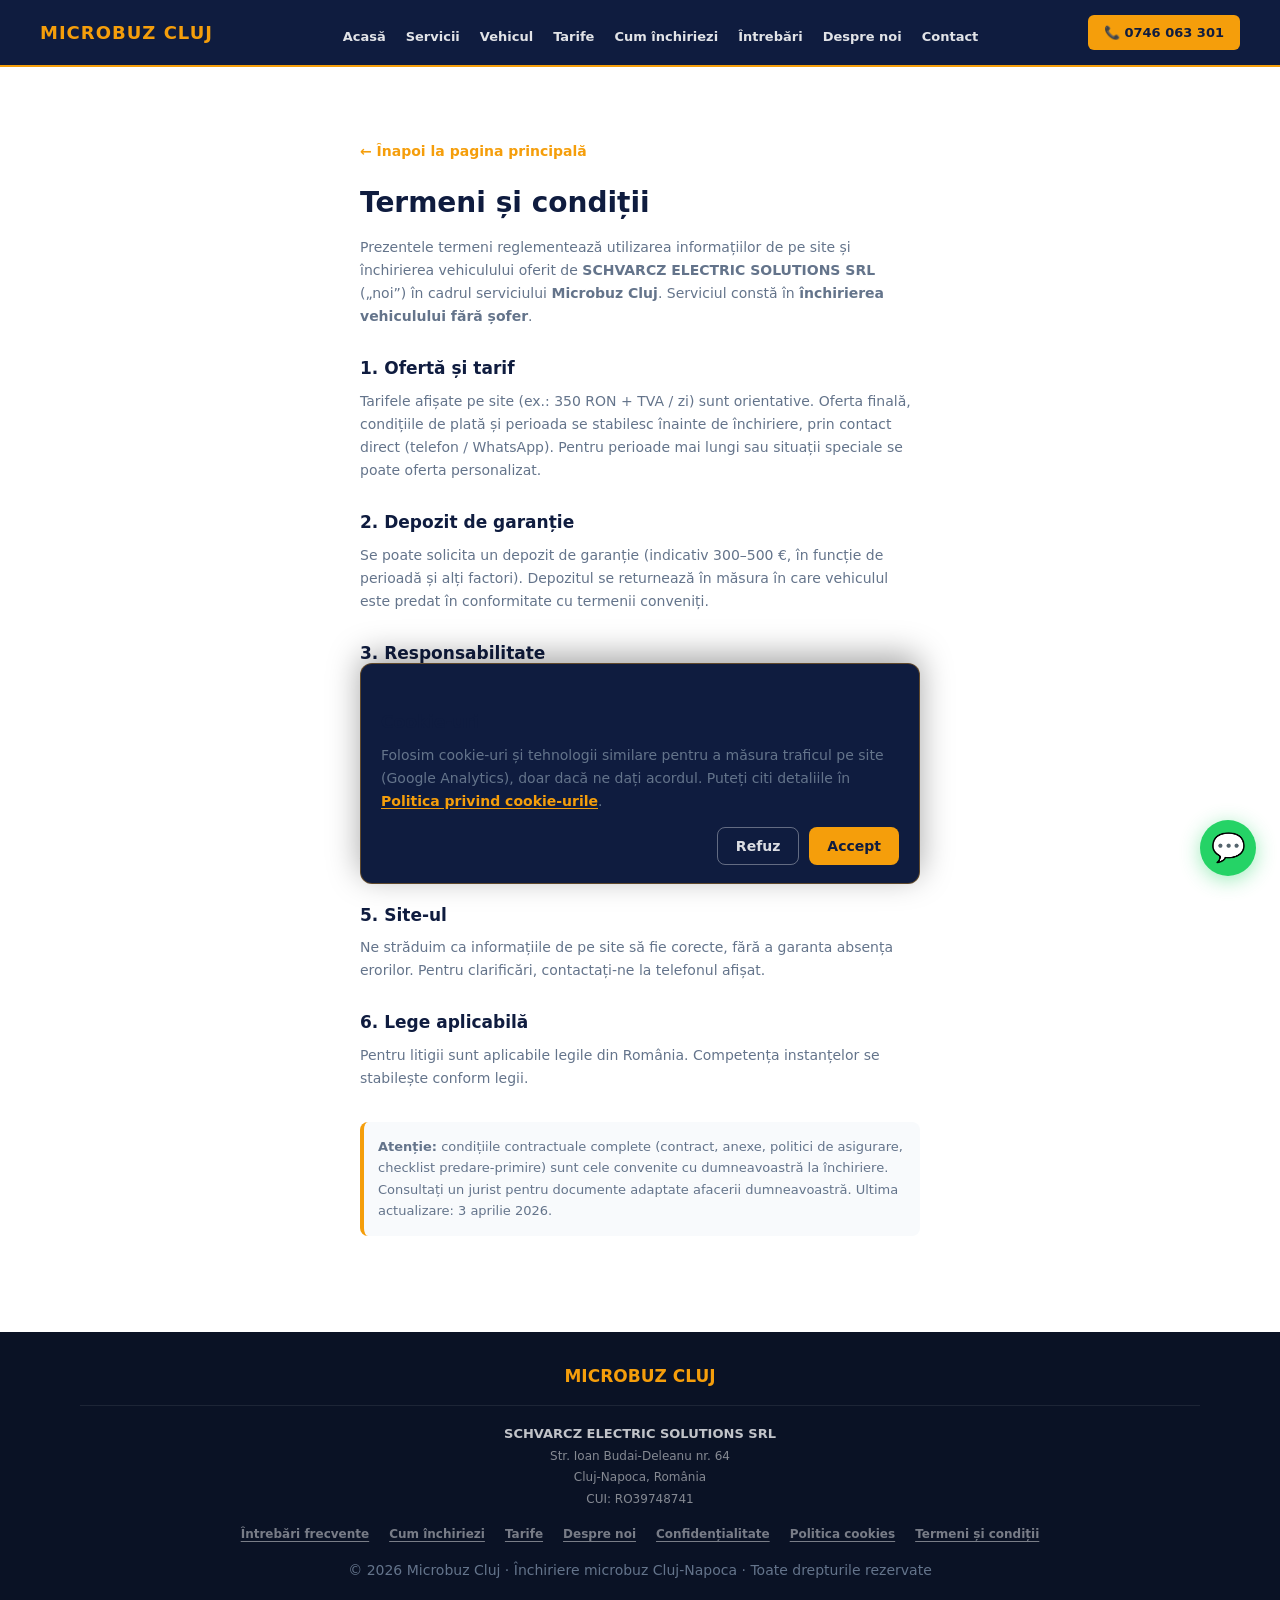
<file: termeni.html>
<!DOCTYPE html>
<html lang="ro">
<head>
  <meta charset="UTF-8">
  <meta name="viewport" content="width=device-width, initial-scale=1">
  <title>Termeni și condiții | Microbuz Cluj</title>
  <meta name="description" content="Termeni și condiții pentru închirierea microbuzului 8+1 Cluj-Napoca — SCHVARCZ ELECTRIC SOLUTIONS SRL.">
  <meta name="robots" content="noindex, follow">
  <link rel="canonical" href="https://inchirieremicrobuzcluj.ro/termeni.html">
  <link rel="icon" type="image/png" sizes="128x128" href="favicon.png">
  <link rel="icon" type="image/x-icon" href="favicon.ico">
  <script type="application/ld+json">
  {
    "@context": "https://schema.org",
    "@type": "BreadcrumbList",
    "itemListElement": [
      { "@type": "ListItem", "position": 1, "name": "Acasă", "item": "https://inchirieremicrobuzcluj.ro/" },
      { "@type": "ListItem", "position": 2, "name": "Termeni și condiții", "item": "https://inchirieremicrobuzcluj.ro/termeni.html" }
    ]
  }
  </script>
  <link rel="stylesheet" href="core.css">
  <script src="site-header.js" defer></script>
  <script src="script.js" defer></script>
</head>
<body class="legal-page">

  <header class="site-header" id="site-header-root"></header>

  <main class="subpage-main">
    <a href="index.html" class="legal-back">← Înapoi la pagina principală</a>

    <article>
      <h1>Termeni și condiții</h1>
      <p>
        Prezentele termeni reglementează utilizarea informațiilor de pe site și închirierea vehiculului oferit de
        <strong>SCHVARCZ ELECTRIC SOLUTIONS SRL</strong> („noi”) în cadrul serviciului <strong>Microbuz Cluj</strong>.
        Serviciul constă în <strong>închirierea vehiculului fără șofer</strong>.
      </p>

      <h2>1. Ofertă și tarif</h2>
      <p>
        Tarifele afișate pe site (ex.: 350 RON + TVA / zi) sunt orientative. Oferta finală, condițiile de plată și perioada se stabilesc
        înainte de închiriere, prin contact direct (telefon / WhatsApp). Pentru perioade mai lungi sau situații speciale se poate oferta personalizat.
      </p>

      <h2>2. Depozit de garanție</h2>
      <p>
        Se poate solicita un depozit de garanție (indicativ 300–500 €, în funcție de perioadă și alți factori). Depozitul se returnează în măsura în care
        vehiculul este predat în conformitate cu termenii conveniți.
      </p>

      <h2>3. Responsabilitate</h2>
      <p>
        Închirierea este pentru vehicul în regim de închiriere auto fără șofer, în responsabilitatea utilizatorului conform legii și contractului.
        Utilizatorul este răspunzător pentru respectarea Codului rutier, pentru starea vehiculului la predare și pentru documentele necesare conducerii.
      </p>

      <h2>4. Limitări ale serviciului</h2>
      <p>
        Nu oferim servicii de transport cu șofer; nu oferim transfer aeroport ca serviciu în sine — site-ul este dedicat închirierii vehiculului.
      </p>

      <h2>5. Site-ul</h2>
      <p>
        Ne străduim ca informațiile de pe site să fie corecte, fără a garanta absența erorilor. Pentru clarificări, contactați-ne la telefonul afișat.
      </p>

      <h2>6. Lege aplicabilă</h2>
      <p>
        Pentru litigii sunt aplicabile legile din România. Competența instanțelor se stabilește conform legii.
      </p>

      <p class="legal-note">
        <strong>Atenție:</strong> condițiile contractuale complete (contract, anexe, politici de asigurare, checklist predare-primire) sunt cele convenite cu dumneavoastră la închiriere.
        Consultați un jurist pentru documente adaptate afacerii dumneavoastră. Ultima actualizare: 3 aprilie 2026.
      </p>
    </article>
  </main>

  <footer class="site-footer">
    <div class="footer-logo">MICROBUZ CLUJ</div>
    <hr class="footer-divider">
    <address class="footer-company">
      <strong>SCHVARCZ ELECTRIC SOLUTIONS SRL</strong><br>
      Str. Ioan Budai-Deleanu nr. 64<br>
      Cluj-Napoca, România<br>
      CUI: RO39748741
    </address>
    <nav class="footer-nav" aria-label="Pagini legale">
      <a href="intrebari-frecvente.html">Întrebări frecvente</a>
      <a href="cum-inchiriezi.html">Cum închiriezi</a>
      <a href="pret.html">Tarife</a>
      <a href="despre-noi.html">Despre noi</a>
      <a href="confidentialitate.html">Confidențialitate</a>
      <a href="politica-cookies.html">Politica cookies</a>
      <a href="termeni.html">Termeni și condiții</a>
    </nav>
    <p class="footer-copy">
      © <span id="year"></span> Microbuz Cluj · Închiriere microbuz Cluj-Napoca · Toate drepturile rezervate
    </p>
  </footer>

  <div id="cookie-consent" class="cookie-consent" role="dialog" aria-labelledby="cookie-consent-title" aria-describedby="cookie-consent-desc" aria-modal="false" aria-hidden="true">
    <div class="cookie-consent__inner">
      <h2 id="cookie-consent-title" class="cookie-consent__title">Cookie-uri</h2>
      <p id="cookie-consent-desc" class="cookie-consent__text">
        Folosim cookie-uri și tehnologii similare pentru a măsura traficul pe site (Google Analytics), doar dacă ne dați acordul.
        Puteți citi detaliile în <a href="politica-cookies.html">Politica privind cookie-urile</a>.
      </p>
      <div class="cookie-consent__actions">
        <button type="button" id="cookie-consent-reject" class="cookie-consent__btn cookie-consent__btn--secondary">Refuz</button>
        <button type="button" id="cookie-consent-accept" class="cookie-consent__btn cookie-consent__btn--primary">Accept</button>
      </div>
    </div>
  </div>

  <a href="https://wa.me/40746063301"
     class="wa-float"
     target="_blank"
     rel="noopener noreferrer"
     aria-label="Contactează-ne pe WhatsApp">
    💬
  </a>

</body>
</html>
</file>
<file: core.css>
/* === RESET === */
*, *::before, *::after {
  margin: 0;
  padding: 0;
  box-sizing: border-box;
}

/* === DESIGN TOKENS === */
:root {
  --navy:       #0f1c3f;
  --navy-mid:   #1a3c6e;
  --navy-light: #1e4d99;
  --navy-dark:  #1a2744;
  --navy-deep:  #0a1225;
  --gold:       #f59e0b;
  --gold-hover: #d97706;
  --orange:     #f97316;
  --green-wa:   #25d366;
  --blue-ph:    #2563eb;
  --text-muted: #64748b;
  --text-subtle: #94a3b8;
  --bg-light:   #f8fafc;
  --bg-border:  #e2e8f0;
  --white:      #ffffff;
}

/* === BASE === */
html {
  scroll-behavior: smooth;
}

body {
  font-family: 'Segoe UI', system-ui, -apple-system, sans-serif;
  color: var(--navy);
  background: var(--white);
  line-height: 1.5;
}

a {
  text-decoration: none;
  color: inherit;
}

img {
  max-width: 100%;
  display: block;
}


/* === SECTION LABEL (shared with flow page) === */
.section-label {
  color: var(--gold);
  font-size: 11px;
  font-weight: 800;
  letter-spacing: 2px;
  text-transform: uppercase;
  margin-bottom: 8px;
}

/* === HEADER === */
.site-header {
  position: sticky;
  top: 0;
  z-index: 100;
  background: var(--navy);
  border-bottom: 2px solid var(--gold);
  padding: 10px 20px;
  display: flex;
  justify-content: space-between;
  align-items: center;
}

.site-logo {
  color: var(--gold);
  font-weight: 900;
  font-size: 15px;
  letter-spacing: 1px;
}

a.site-logo {
  text-decoration: none;
}

a.site-logo:hover {
  opacity: 0.9;
}

.header-cta {
  background: var(--gold);
  color: var(--navy);
  padding: 8px 16px;
  border-radius: 6px;
  font-weight: 800;
  font-size: 13px;
  transition: background 0.2s;
}

.header-cta:hover {
  background: var(--gold-hover);
}

/* === HEADER: row, desktop nav, mobile drawer (filled by site-header.js) === */
.site-header__row {
  display: flex;
  align-items: center;
  justify-content: space-between;
  gap: 10px;
  width: 100%;
  max-width: 100%;
}

.site-logo {
  flex-shrink: 0;
}

.site-header__end {
  display: flex;
  align-items: center;
  gap: 10px;
  flex-shrink: 0;
}

/* Phone CTA only in drawer on narrow screens (matches nav breakpoint) */
@media (max-width: 899px) {
  .site-header__cta {
    display: none !important;
  }
}

.header-lang-link {
  color: var(--gold);
  font-weight: 800;
  font-size: 13px;
  text-decoration: underline;
  text-underline-offset: 2px;
  white-space: nowrap;
}

.header-lang-link:hover {
  color: var(--gold-hover);
}

.site-nav-desktop {
  display: none;
  flex: 1;
  min-width: 0;
  justify-content: center;
}

.site-nav-desktop__list {
  display: flex;
  flex-wrap: wrap;
  align-items: center;
  justify-content: center;
  list-style: none;
  margin: 0;
  padding: 0;
  gap: 2px 12px;
}

.site-nav-desktop__link {
  display: inline-block;
  padding: 6px 4px;
  color: rgba(255, 255, 255, 0.88);
  font-size: 12px;
  font-weight: 700;
  border-radius: 4px;
  text-decoration: none;
}

.site-nav-desktop__link:hover,
.site-nav-desktop__link:focus-visible {
  color: var(--gold);
}

.site-nav-desktop__link[aria-current="page"] {
  color: var(--gold);
  text-decoration: underline;
  text-underline-offset: 3px;
}

.site-nav-toggle {
  display: inline-flex;
  flex-direction: column;
  justify-content: center;
  align-items: center;
  gap: 5px;
  width: 44px;
  height: 44px;
  padding: 0;
  margin: 0;
  border: none;
  background: transparent;
  cursor: pointer;
  border-radius: 8px;
  flex-shrink: 0;
  margin-right: -10px;
}

.site-nav-toggle:hover {
  background: rgba(255, 255, 255, 0.08);
}

.site-nav-toggle:focus-visible {
  outline: 2px solid var(--gold);
  outline-offset: 2px;
}

.site-nav-toggle__bar {
  display: block;
  width: 22px;
  height: 3px;
  background: var(--gold);
  border-radius: 1px;
}

.site-nav-overlay {
  position: fixed;
  inset: 0;
  z-index: 5000;
  background: rgba(10, 18, 37, 0.55);
  opacity: 0;
  transition: opacity 0.2s ease;
  pointer-events: none;
}

.site-nav-overlay--visible {
  opacity: 1;
  pointer-events: auto;
}

.site-nav-drawer {
  position: fixed;
  top: 0;
  right: 0;
  z-index: 5001;
  width: min(320px, calc(100% - 40px));
  max-width: 380px;
  height: 100%;
  max-height: 100dvh;
  background: var(--navy);
  border-left: 2px solid var(--gold);
  box-shadow: -10px 0 40px rgba(0, 0, 0, 0.35);
  transform: translateX(100%);
  transition: transform 0.28s ease;
  padding: 16px 18px 24px;
  flex-direction: column;
  box-sizing: border-box;
}

.site-nav-drawer[hidden] {
  display: none !important;
}

.site-nav-drawer:not([hidden]) {
  display: flex;
}

.site-nav-drawer--open {
  transform: translateX(0);
}

.site-nav-drawer__head {
  display: flex;
  align-items: center;
  justify-content: space-between;
  gap: 12px;
  margin-bottom: 20px;
  padding-bottom: 14px;
  border-bottom: 1px solid rgba(255, 255, 255, 0.12);
}

.site-nav-drawer__title {
  font-size: 15px;
  font-weight: 800;
  color: var(--gold);
  letter-spacing: 0.04em;
  text-transform: uppercase;
}

.site-nav-drawer__close {
  width: 44px;
  height: 44px;
  border: none;
  background: rgba(255, 255, 255, 0.08);
  color: var(--white);
  font-size: 28px;
  line-height: 1;
  border-radius: 8px;
  cursor: pointer;
  display: flex;
  align-items: center;
  justify-content: center;
  padding: 0;
  font-family: inherit;
}

.site-nav-drawer__close:hover {
  background: rgba(245, 158, 11, 0.2);
  color: var(--gold);
}

.site-nav-drawer__close:focus-visible {
  outline: 2px solid var(--gold);
  outline-offset: 2px;
}

.site-nav-drawer__nav {
  flex: 1;
  min-height: 0;
  overflow-y: auto;
}

.site-nav-drawer__list {
  list-style: none;
  margin: 0;
  padding: 0;
}

.site-nav-drawer__link {
  display: block;
  padding: 14px 12px;
  color: rgba(255, 255, 255, 0.92);
  font-weight: 700;
  font-size: 15px;
  border-radius: 8px;
  text-decoration: none;
}

.site-nav-drawer__link:hover,
.site-nav-drawer__link:focus-visible {
  background: rgba(245, 158, 11, 0.12);
  color: var(--gold);
}

.site-nav-drawer__link[aria-current="page"] {
  color: var(--gold);
  border-left: 3px solid var(--gold);
  padding-left: 9px;
}

.site-nav-drawer__actions {
  margin-top: auto;
  padding-top: 20px;
  display: flex;
  flex-direction: column;
  gap: 12px;
  flex-shrink: 0;
}

.site-nav-drawer__lang {
  text-align: center;
  font-size: 14px;
  font-weight: 800;
  color: var(--gold);
  text-decoration: underline;
  text-underline-offset: 3px;
  padding: 8px;
}

.site-nav-drawer__cta {
  display: flex;
  align-items: center;
  justify-content: center;
  text-align: center;
}

html.site-nav-open,
body.site-nav-open {
  overflow: hidden;
}

@media (min-width: 900px) {
  .site-nav-desktop {
    display: flex;
  }

  .site-nav-toggle {
    display: none !important;
  }

  .site-nav-desktop__link {
    font-size: 13px;
  }

  .header-lang-link {
    font-size: 14px;
  }

  .site-header__end {
    gap: 14px;
  }
}

@media (prefers-reduced-motion: reduce) {
  .site-nav-drawer,
  .site-nav-overlay {
    transition: none !important;
  }
}

/* === FOOTER === */
.site-footer {
  background: var(--navy-deep);
  padding: 32px 24px;
  text-align: center;
}

.footer-logo {
  color: var(--gold);
  font-weight: 900;
  font-size: 17px;
  margin-bottom: 16px;
}

.footer-divider {
  border: none;
  border-top: 1px solid rgba(255, 255, 255, 0.08);
  margin: 0 0 16px;
}

.footer-company {
  font-style: normal;
  color: rgba(255, 255, 255, 0.5);
  font-size: 12px;
  line-height: 1.8;
  margin-bottom: 14px;
}

.footer-company strong {
  color: rgba(255, 255, 255, 0.75);
  font-size: 13px;
}

.footer-copy {
  color: rgba(255, 255, 255, 0.25);
  font-size: 11px;
}

.footer-nav {
  display: flex;
  flex-wrap: wrap;
  justify-content: center;
  gap: 10px 20px;
  margin-bottom: 16px;
}

.footer-nav a {
  color: rgba(255, 255, 255, 0.45);
  font-size: 12px;
  font-weight: 600;
  text-decoration: underline;
  text-underline-offset: 3px;
}

.footer-nav a:hover {
  color: var(--gold);
}

/* === LEGAL / SUBPAGE === */
.subpage-main {
  padding: 32px 24px 48px;
  max-width: 720px;
  margin: 0 auto;
}

.legal-page {
  background: var(--white);
}

.legal-page h1 {
  font-size: 28px;
  font-weight: 900;
  color: var(--navy);
  margin-bottom: 1rem;
  line-height: 1.2;
}

.legal-page h2 {
  font-size: 17px;
  font-weight: 800;
  color: var(--navy);
  margin: 1.75rem 0 0.5rem;
}

.legal-page p,
.legal-page li {
  color: var(--text-muted);
  font-size: 14px;
  line-height: 1.65;
}

.legal-page ul {
  margin: 0.5rem 0 0 1.25rem;
}

.legal-page .legal-note {
  margin-top: 2rem;
  padding: 14px;
  background: var(--bg-light);
  border-radius: 8px;
  border-left: 4px solid var(--gold);
  font-size: 13px;
  color: var(--text-muted);
}

.legal-back {
  display: inline-block;
  margin-bottom: 1.5rem;
  font-size: 14px;
  font-weight: 700;
  color: var(--gold);
}

.legal-back:hover {
  color: var(--gold-hover);
}

/* === COOKIE CONSENT === */
.cookie-consent {
  display: none;
  position: fixed;
  left: 0;
  right: 0;
  bottom: 0;
  z-index: 10000;
  padding: 0 16px 16px;
  pointer-events: none;
}

.cookie-consent--visible {
  display: block;
  pointer-events: auto;
}

.cookie-consent__inner {
  max-width: 560px;
  margin: 0 auto;
  background: var(--navy);
  border: 1px solid rgba(245, 158, 11, 0.35);
  border-radius: 12px;
  padding: 18px 20px;
  box-shadow: 0 -8px 32px rgba(0, 0, 0, 0.35);
}

.cookie-consent__title {
  font-size: 15px;
  font-weight: 800;
  color: var(--white);
  margin-bottom: 8px;
}

.cookie-consent__text {
  font-size: 13px;
  line-height: 1.55;
  color: rgba(255, 255, 255, 0.75);
  margin-bottom: 14px;
}

.cookie-consent__text a {
  color: var(--gold);
  font-weight: 700;
  text-decoration: underline;
  text-underline-offset: 2px;
}

.cookie-consent__actions {
  display: flex;
  flex-wrap: wrap;
  gap: 10px;
  justify-content: flex-end;
}

.cookie-consent__btn {
  padding: 10px 18px;
  border-radius: 8px;
  font-size: 14px;
  font-weight: 800;
  cursor: pointer;
  border: none;
  font-family: inherit;
}

.cookie-consent__btn--primary {
  background: var(--gold);
  color: var(--navy);
}

.cookie-consent__btn--primary:hover {
  background: var(--gold-hover);
}

.cookie-consent__btn--secondary {
  background: transparent;
  color: rgba(255, 255, 255, 0.85);
  border: 1px solid rgba(255, 255, 255, 0.35);
}

.cookie-consent__btn--secondary:hover {
  border-color: var(--gold);
  color: var(--gold);
}

.cookie-consent__btn:focus-visible {
  outline: 2px solid var(--gold);
  outline-offset: 2px;
}

/* === WHATSAPP FLOAT === */
.wa-float {
  position: fixed;
  bottom: 24px;
  right: 24px;
  width: 56px;
  height: 56px;
  background: var(--green-wa);
  border-radius: 50%;
  display: flex;
  align-items: center;
  justify-content: center;
  font-size: 28px;
  box-shadow: 0 4px 20px rgba(37, 211, 102, 0.45);
  z-index: 999;
  transition: transform 0.2s, box-shadow 0.2s;
}

.wa-float:hover {
  transform: scale(1.08);
  box-shadow: 0 6px 28px rgba(37, 211, 102, 0.6);
}

/* === RESPONSIVE — tablet (640px+) — core === */
@media (min-width: 640px) {
  .site-header {
    padding: 12px 40px;
  }

  .site-logo {
    font-size: 18px;
  }
}

/* === RESPONSIVE — desktop (1024px+) — core === */
@media (min-width: 1024px) {
  .site-footer {
    padding-left: 80px;
    padding-right: 80px;
  }

  .subpage-main {
    padding: 72px 80px 96px;
  }
}
</file>
<file: home.css>
/* === UTILITIES (homepage sections) === */
.section {
  padding: 48px 24px;
}

.section-title {
  font-size: 26px;
  font-weight: 900;
  line-height: 1.2;
  margin-bottom: 24px;
}

.section-title--light {
  color: var(--white);
}

.section-title--dark {
  color: var(--navy);
}

/* Tablet and up */
@media (min-width: 640px) {
  .section {
    padding: 64px 48px;
  }

  .section-title {
    font-size: 32px;
  }
}

/* === HERO === */
.hero {
  background:
    linear-gradient(160deg, rgba(8, 18, 42, 0.82) 0%, rgba(15, 28, 63, 0.72) 60%, rgba(22, 40, 88, 0.65) 100%),
    url('assets/images/hero.jpg') center/cover no-repeat;
  padding: 56px 24px 48px;
  text-align: center;
  position: relative;
  overflow: hidden;
}

.hero::before {
  content: '';
  position: absolute;
  top: -60px;
  right: -60px;
  width: 280px;
  height: 280px;
  background: rgba(245, 158, 11, 0.05);
  border-radius: 50%;
  pointer-events: none;
}

.hero-badge {
  display: inline-block;
  background: rgba(245, 158, 11, 0.15);
  border: 1px solid rgba(245, 158, 11, 0.4);
  color: var(--gold);
  font-size: 11px;
  font-weight: 700;
  letter-spacing: 2px;
  text-transform: uppercase;
  padding: 5px 16px;
  border-radius: 20px;
  margin-bottom: 20px;
}

.hero-title {
  color: var(--white);
  font-size: 32px;
  font-weight: 900;
  line-height: 1.15;
  margin-bottom: 16px;
}

.hero-title__accent {
  color: var(--gold);
}

.hero-sub {
  color: rgba(255, 255, 255, 0.65);
  font-size: 15px;
  margin-bottom: 32px;
  line-height: 1.6;
}

.hero-cta {
  display: inline-flex;
  align-items: center;
  gap: 8px;
  background: var(--gold);
  color: var(--navy);
  padding: 15px 32px;
  border-radius: 8px;
  font-weight: 900;
  font-size: 17px;
  box-shadow: 0 4px 24px rgba(245, 158, 11, 0.4);
  transition: background 0.2s, transform 0.15s;
}

.hero-cta:hover {
  background: var(--gold-hover);
  transform: translateY(-1px);
}

.hero-phone {
  display: block;
  color: rgba(255, 255, 255, 0.35);
  font-size: 13px;
  margin-top: 14px;
  letter-spacing: 1px;
}

@media (min-width: 640px) {
  .hero-title {
    font-size: 42px;
  }

  .hero-sub {
    font-size: 17px;
  }
}

/* === SERVICES STRIP === */
.services-strip {
  display: grid;
  grid-template-columns: 1fr 1fr 1fr;
  background: var(--navy-dark);
}

.strip-item {
  padding: 18px 12px;
  text-align: center;
  border-right: 1px solid rgba(255, 255, 255, 0.08);
  display: flex;
  flex-direction: column;
  align-items: center;
  gap: 6px;
}

.strip-item:last-child {
  border-right: none;
}

.strip-icon {
  font-size: 24px;
  line-height: 1;
}

.strip-name {
  color: var(--gold);
  font-size: 10px;
  font-weight: 800;
  letter-spacing: 1px;
  text-transform: uppercase;
}

/* === SERVICES DETAIL === */
.services-section {
  background: var(--white);
}

.svc-list {
  list-style: none;
  display: flex;
  flex-direction: column;
  gap: 14px;
}

.svc-card {
  background: var(--bg-light);
  border-radius: 10px;
  padding: 18px;
  border-left: 4px solid var(--gold);
  display: flex;
  gap: 16px;
  align-items: flex-start;
}

.svc-card__icon {
  font-size: 28px;
  flex-shrink: 0;
  line-height: 1;
  margin-top: 2px;
}

.svc-card__title {
  color: var(--navy);
  font-size: 15px;
  font-weight: 800;
  margin-bottom: 5px;
}

.svc-card__text {
  color: var(--text-muted);
  font-size: 13px;
  line-height: 1.6;
}

/* === VEHICLE SECTION === */
.vehicle-section {
  background: var(--navy);
}

.vehicle-heading {
  margin-bottom: 16px;
}

.vehicle-heading::after {
  content: "";
  display: table;
  clear: both;
}

.vehicle-heading__title {
  float: left;
  margin-bottom: 0;
  max-width: calc(100% - 56px);
}

.vehicle-title-icon {
  float: right;
  font-size: clamp(28px, 7vw, 40px);
  line-height: 1.1;
  margin-top: 4px;
}

.vehicle-carousel {
  position: relative;
  margin-bottom: 24px;
  border-radius: 14px;
  border: 2px solid rgba(245, 158, 11, 0.25);
  overflow: hidden;
  background: linear-gradient(135deg, var(--navy-mid), var(--navy-light));
}

.vehicle-carousel__viewport {
  overflow: hidden;
  width: 100%;
  aspect-ratio: 16 / 10;
  max-height: min(56vh, 420px);
}

.vehicle-carousel__track {
  display: flex;
  height: 100%;
  transition: transform 0.45s ease;
  will-change: transform;
}

@media (prefers-reduced-motion: reduce) {
  .vehicle-carousel__track {
    transition: none;
  }
}

.vehicle-carousel__slide {
  flex: 0 0 100%;
  height: 100%;
  display: flex;
  align-items: center;
  justify-content: center;
  background: var(--navy-mid);
}

.vehicle-carousel__slide picture {
  display: block;
  width: 100%;
  height: 100%;
}

.vehicle-carousel__slide img {
  width: 100%;
  height: 100%;
  object-fit: cover;
}

.vehicle-carousel__btn {
  position: absolute;
  top: 50%;
  transform: translateY(-50%);
  width: 40px;
  height: 40px;
  border: none;
  border-radius: 50%;
  background: rgba(15, 28, 63, 0.65);
  color: var(--white);
  font-size: 22px;
  line-height: 1;
  cursor: pointer;
  display: flex;
  align-items: center;
  justify-content: center;
  z-index: 2;
  transition: background 0.2s;
}

.vehicle-carousel__btn:hover {
  background: rgba(245, 158, 11, 0.85);
  color: var(--navy);
}

.vehicle-carousel__btn:focus-visible {
  outline: 2px solid var(--gold);
  outline-offset: 2px;
}

.vehicle-carousel__btn--prev {
  left: 8px;
}

.vehicle-carousel__btn--next {
  right: 8px;
}

.vehicle-carousel__dots {
  display: flex;
  justify-content: center;
  gap: 8px;
  padding: 12px 12px 14px;
  background: linear-gradient(to top, rgba(15, 28, 63, 0.9), transparent);
  position: absolute;
  bottom: 0;
  left: 0;
  right: 0;
  z-index: 2;
}

.vehicle-carousel__dot {
  width: 8px;
  height: 8px;
  border-radius: 50%;
  border: none;
  padding: 0;
  background: rgba(255, 255, 255, 0.35);
  cursor: pointer;
  transition: background 0.2s, transform 0.2s;
}

.vehicle-carousel__dot[aria-selected="true"] {
  background: var(--gold);
  transform: scale(1.15);
}

.vehicle-carousel__dot:focus-visible {
  outline: 2px solid var(--gold);
  outline-offset: 2px;
}

.vehicle-features {
  list-style: none;
  display: grid;
  grid-template-columns: 1fr 1fr;
  gap: 12px;
}

.vf-item {
  background: rgba(255, 255, 255, 0.06);
  border-radius: 8px;
  padding: 14px;
  display: flex;
  align-items: center;
  gap: 10px;
  font-size: 20px;
}

.vf-text {
  color: rgba(255, 255, 255, 0.85);
  font-size: 13px;
  font-weight: 600;
}

/* Full-width row: 2 cols on narrow screens, 3 cols from tablet up */
.vf-item--gps-span {
  grid-column: 1 / -1;
  justify-content: center;
  gap: 12px;
}

.vehicle-gps-note {
  margin-top: 24px;
  padding: 14px 16px;
  background: rgba(255, 255, 255, 0.06);
  border-radius: 10px;
  border-left: 4px solid var(--gold);
  font-size: 13px;
  line-height: 1.55;
  color: rgba(255, 255, 255, 0.78);
}

.vehicle-gps-note strong {
  color: rgba(255, 255, 255, 0.95);
}

/* === WHY US === */
.why-section {
  background: var(--white);
}

.why-list {
  list-style: none;
  display: flex;
  flex-direction: column;
  gap: 18px;
}

.why-item {
  display: flex;
  gap: 16px;
  align-items: flex-start;
}

.why-check {
  width: 34px;
  height: 34px;
  background: linear-gradient(135deg, var(--gold), var(--orange));
  border-radius: 50%;
  display: flex;
  align-items: center;
  justify-content: center;
  color: var(--white);
  font-weight: 900;
  font-size: 15px;
  flex-shrink: 0;
}

.why-item__title {
  color: var(--navy);
  font-size: 15px;
  font-weight: 800;
  margin-bottom: 4px;
}

.why-item__text {
  color: var(--text-muted);
  font-size: 13px;
  line-height: 1.5;
}
/* === PRICING === */
.pricing-section {
  background: linear-gradient(135deg, var(--navy-mid) 0%, var(--navy) 100%);
  text-align: center;
}

.price-card {
  background: rgba(255, 255, 255, 0.06);
  border: 1px solid rgba(245, 158, 11, 0.3);
  border-radius: 14px;
  padding: 28px 20px;
  margin-bottom: 14px;
}

.price-main {
  color: var(--gold);
  font-size: 42px;
  font-weight: 900;
  line-height: 1;
  margin-bottom: 4px;
}

.price-unit {
  color: rgba(255, 255, 255, 0.5);
  font-size: 13px;
  margin-bottom: 12px;
}

.price-note {
  color: rgba(255, 255, 255, 0.7);
  font-size: 13px;
  line-height: 1.6;
}

.price-more {
  margin-top: 14px;
  margin-bottom: 0;
  font-size: 14px;
}

.price-more a {
  color: var(--gold);
  font-weight: 700;
  text-decoration: underline;
  text-underline-offset: 3px;
}

.price-more a:hover {
  color: var(--gold-hover);
}

.deposit-box {
  background: rgba(245, 158, 11, 0.08);
  border: 1px solid rgba(245, 158, 11, 0.2);
  border-radius: 10px;
  padding: 16px;
  margin-bottom: 28px;
  display: flex;
  gap: 14px;
  align-items: flex-start;
  text-align: left;
}

.deposit-icon {
  font-size: 22px;
  flex-shrink: 0;
  margin-top: 2px;
}

.deposit-text {
  color: rgba(255, 255, 255, 0.7);
  font-size: 13px;
  line-height: 1.6;
}

.deposit-text strong {
  color: var(--white);
}

.pricing-cta {
  display: inline-flex;
  align-items: center;
  gap: 8px;
  background: var(--gold);
  color: var(--navy);
  padding: 15px 32px;
  border-radius: 8px;
  font-weight: 900;
  font-size: 16px;
  transition: background 0.2s, transform 0.15s;
}

.pricing-cta:hover {
  background: var(--gold-hover);
  transform: translateY(-1px);
}

/* === GHID (pași + FAQ) === */
.guide-section {
  background: var(--white);
}

.guide-cards {
  display: flex;
  flex-direction: column;
  gap: 16px;
}

.guide-card {
  background: var(--bg-light);
  border-radius: 14px;
  padding: 22px 20px 20px;
  border: 1px solid var(--bg-border);
  border-left: 4px solid var(--gold);
  box-shadow: 0 2px 12px rgba(15, 28, 63, 0.04);
}

.guide-card__icon {
  display: block;
  font-size: 28px;
  line-height: 1;
  margin-bottom: 12px;
}

.guide-card__title {
  font-size: 17px;
  font-weight: 800;
  color: var(--navy);
  margin-bottom: 8px;
  line-height: 1.25;
}

.guide-card__text {
  font-size: 14px;
  line-height: 1.6;
  color: var(--text-muted);
  margin: 0;
}

.guide-card__link {
  display: inline-flex;
  align-items: center;
  gap: 6px;
  margin-top: 16px;
  background: var(--gold);
  color: var(--navy);
  padding: 11px 20px;
  border-radius: 8px;
  font-weight: 800;
  font-size: 14px;
  text-decoration: none;
  transition: background 0.2s, transform 0.15s;
}

.guide-card__link:hover {
  background: var(--gold-hover);
  transform: translateY(-1px);
}

.guide-card__link:focus-visible {
  outline: 2px solid var(--navy);
  outline-offset: 2px;
}

.home-ro-only-note {
  font-size: 14px;
  line-height: 1.6;
  color: var(--text-muted);
  margin: -6px 0 22px;
  max-width: 38rem;
}

/* === CONTACT === */
.contact-section {
  background: var(--bg-light);
}

.contact-list {
  list-style: none;
  display: flex;
  flex-direction: column;
  gap: 12px;
}

.contact-link {
  display: flex;
  align-items: center;
  gap: 14px;
  background: var(--white);
  border-radius: 10px;
  padding: 16px;
  box-shadow: 0 1px 4px rgba(0, 0, 0, 0.06);
}

.contact-link--phone { border-left: 4px solid var(--blue-ph); }
.contact-link--wa    { border-left: 4px solid var(--green-wa); }
.contact-link--loc   { border-left: 4px solid var(--gold); }

.contact-icon {
  font-size: 22px;
  flex-shrink: 0;
}

.contact-label {
  display: block;
  font-size: 10px;
  color: var(--text-subtle);
  font-weight: 700;
  text-transform: uppercase;
  letter-spacing: 1px;
  margin-bottom: 2px;
}

.contact-value {
  display: block;
  font-size: 15px;
  color: var(--navy);
  font-weight: 800;
}

/* === RESPONSIVE — tablet (640px+) — home === */
@media (min-width: 640px) {
  .vehicle-features {
    grid-template-columns: 1fr 1fr 1fr;
  }

  .svc-list {
    gap: 18px;
  }

  .price-main {
    font-size: 52px;
  }

  .guide-cards {
    display: grid;
    grid-template-columns: 1fr 1fr;
    gap: 20px;
    align-items: stretch;
  }
}

/* === RESPONSIVE — desktop (1024px+) — home === */
@media (min-width: 1024px) {
  .hero {
    padding: 80px 48px 72px;
  }

  .hero-title {
    font-size: 52px;
  }

  .section {
    padding: 72px 80px;
    max-width: 900px;
    margin-left: auto;
    margin-right: auto;
  }

  .vehicle-section,
  .pricing-section {
    padding-left: 80px;
    padding-right: 80px;
  }

  .svc-list {
    display: grid;
    grid-template-columns: 1fr 1fr 1fr;
  }

  .why-list {
    display: grid;
    grid-template-columns: 1fr 1fr;
    gap: 24px;
  }

  .contact-list {
    display: grid;
    grid-template-columns: 1fr 1fr 1fr;
    align-items: stretch;
  }

  .contact-list > li {
    display: flex;
    flex-direction: column;
    min-width: 0;
  }

  .contact-list .contact-link {
    flex: 1;
    align-items: center;
  }

  .guide-cards {
    gap: 24px;
  }
}
</file>
<file: cum-inchiriezi.css>
/* === CUM ÎNCHIRIEZI — flow timeline === */
.rent-flow-page {
  background: linear-gradient(180deg, #f0f4fc 0%, var(--white) 28%, var(--white) 100%);
}

.rent-flow-main {
  padding-bottom: 56px;
}

.rent-flow-hero {
  text-align: center;
  margin-bottom: 36px;
  max-width: 560px;
  margin-left: auto;
  margin-right: auto;
}

.rent-flow-hero__label {
  margin-bottom: 10px;
}

.rent-flow-hero__title {
  font-size: 28px;
  font-weight: 900;
  color: var(--navy);
  line-height: 1.15;
  margin-bottom: 12px;
}

.rent-flow-hero__lead {
  font-size: 15px;
  line-height: 1.6;
  color: var(--text-muted);
  margin-bottom: 20px;
}

.rent-flow-jump {
  display: flex;
  flex-wrap: wrap;
  align-items: center;
  justify-content: center;
  gap: 8px;
}

.rent-flow-jump__hint {
  font-size: 11px;
  font-weight: 800;
  text-transform: uppercase;
  letter-spacing: 0.08em;
  color: var(--text-subtle);
  margin-right: 4px;
}

.rent-flow-jump a {
  display: flex;
  align-items: center;
  justify-content: center;
  width: 36px;
  height: 36px;
  border-radius: 50%;
  background: var(--white);
  border: 2px solid var(--bg-border);
  color: var(--navy);
  font-size: 14px;
  font-weight: 800;
  text-decoration: none;
  transition: border-color 0.2s, background 0.2s, color 0.2s;
}

.rent-flow-jump a:hover {
  border-color: var(--gold);
  background: rgba(245, 158, 11, 0.12);
  color: var(--navy);
}

.rent-flow {
  list-style: none;
  margin: 0 auto;
  padding: 0;
  max-width: 680px;
  position: relative;
}

.rent-flow::before {
  content: "";
  position: absolute;
  left: 27px;
  top: 28px;
  bottom: 28px;
  width: 4px;
  margin-left: -2px;
  border-radius: 4px;
  background: linear-gradient(180deg, var(--gold) 0%, var(--orange) 45%, var(--gold) 100%);
  box-shadow: 0 0 20px rgba(245, 158, 11, 0.25);
}

.rent-flow__step {
  display: grid;
  grid-template-columns: 56px 1fr;
  gap: 0 18px;
  position: relative;
  padding-bottom: 8px;
  margin-bottom: 20px;
  scroll-margin-top: 88px;
  animation: rentFlowIn 0.55s ease backwards;
  animation-delay: calc(0.07s * (var(--step, 1) - 1));
}

.rent-flow__step--last {
  margin-bottom: 0;
  padding-bottom: 0;
}

.rent-flow__marker {
  position: relative;
  z-index: 2;
  width: 56px;
  height: 56px;
  border-radius: 50%;
  background: linear-gradient(145deg, var(--gold), var(--orange));
  display: flex;
  align-items: center;
  justify-content: center;
  box-shadow: 0 4px 16px rgba(245, 158, 11, 0.45);
  border: 3px solid var(--white);
}

.rent-flow__marker span {
  font-size: 20px;
  font-weight: 900;
  color: var(--navy);
  line-height: 1;
}

.rent-flow__card {
  background: var(--white);
  border-radius: 14px;
  padding: 18px 18px 20px;
  border: 1px solid var(--bg-border);
  box-shadow: 0 4px 24px rgba(15, 28, 63, 0.06);
  margin-top: 4px;
}

.rent-flow__name {
  font-size: 17px;
  font-weight: 800;
  color: var(--navy);
  margin-bottom: 8px;
  line-height: 1.25;
}

.rent-flow__text {
  font-size: 14px;
  line-height: 1.65;
  color: var(--text-muted);
  margin: 0;
}

.rent-flow__text a {
  color: var(--navy);
  font-weight: 700;
  text-decoration: underline;
  text-underline-offset: 2px;
}

.rent-flow__text a:hover {
  color: var(--gold-hover);
}

.rent-flow__text strong {
  color: var(--navy);
  font-weight: 800;
}

.rent-flow__cta-wrap {
  margin: 16px 0 0;
}

.rent-flow__cta {
  display: inline-flex;
  align-items: center;
  gap: 8px;
  background: var(--gold);
  color: var(--navy);
  padding: 12px 22px;
  border-radius: 8px;
  font-weight: 900;
  font-size: 15px;
  text-decoration: none;
  transition: background 0.2s, transform 0.15s;
}

.rent-flow__cta:hover {
  background: var(--gold-hover);
  transform: translateY(-1px);
}

.rent-flow-note {
  margin-top: 32px;
  max-width: 680px;
  margin-left: auto;
  margin-right: auto;
}

@keyframes rentFlowIn {
  from {
    opacity: 0;
    transform: translateY(14px);
  }

  to {
    opacity: 1;
    transform: translateY(0);
  }
}

@media (prefers-reduced-motion: reduce) {
  .rent-flow__step {
    animation: none;
  }
}

/* === RESPONSIVE — desktop (1024px+) — flow === */
@media (min-width: 1024px) {
  .rent-flow {
    max-width: 720px;
  }

  .rent-flow-hero__title {
    font-size: 34px;
  }
}
</file>
<file: despre-noi.css>
/* === Pagina Despre noi === */
.about-lead {
  font-size: 15px;
  line-height: 1.65;
  color: var(--text-muted);
  margin-bottom: 1.25rem;
}

.about-highlight {
  margin: 1.5rem 0;
  padding: 18px 18px 20px;
  background: var(--bg-light);
  border-radius: 12px;
  border: 1px solid var(--bg-border);
  border-left: 4px solid var(--gold);
}

.about-highlight h2 {
  margin-top: 0;
}

.about-highlight p:last-child {
  margin-bottom: 0;
}

.about-team {
  list-style: none;
  margin: 1.25rem 0 0;
  padding: 0;
  display: grid;
  gap: 28px;
}

.about-person {
  text-align: center;
}

.about-person__img-wrap {
  margin: 0 auto 12px;
  max-width: 260px;
  border-radius: 14px;
  overflow: hidden;
  border: 1px solid var(--bg-border);
  box-shadow: 0 6px 24px rgba(15, 28, 63, 0.08);
  background: var(--bg-light);
}

.about-person__img-wrap img {
  width: 100%;
  height: auto;
  display: block;
}

.about-person__name {
  font-size: 17px;
  font-weight: 800;
  color: var(--navy);
  margin: 0 0 6px;
  line-height: 1.25;
}

.about-person__role {
  font-size: 13px;
  color: var(--text-muted);
  line-height: 1.5;
  margin: 0;
}

@media (min-width: 640px) {
  .about-team {
    grid-template-columns: 1fr 1fr;
    gap: 24px 32px;
    align-items: start;
  }

  .about-person__img-wrap {
    max-width: none;
  }
}
</file>
<file: faq.css>
.faq-list {
  list-style: none;
  margin: 0;
  padding: 0;
}

.faq-item {
  margin-bottom: 1.5rem;
  padding-bottom: 1.5rem;
  border-bottom: 1px solid var(--bg-border);
}

.faq-item:last-child {
  border-bottom: none;
  margin-bottom: 0;
  padding-bottom: 0;
}

.faq-q {
  font-size: 16px;
  font-weight: 800;
  color: var(--navy);
  margin-bottom: 0.5rem;
}
</file>
<file: pret.css>
/* === PAGINA TARIFE (pret.html) === */
.pret-banner {
  margin: 1.75rem 0 2rem;
  padding: 28px 22px;
  border-radius: 16px;
  text-align: center;
  background: linear-gradient(135deg, var(--navy-mid) 0%, var(--navy) 100%);
  border: 1px solid rgba(245, 158, 11, 0.35);
  box-shadow: 0 8px 32px rgba(15, 28, 63, 0.15);
}

.pret-banner__amount {
  font-size: 44px;
  font-weight: 900;
  line-height: 1;
  color: var(--gold);
  margin-bottom: 6px;
}

.pret-banner__unit {
  font-size: 14px;
  font-weight: 700;
  color: rgba(255, 255, 255, 0.55);
  text-transform: uppercase;
  letter-spacing: 0.06em;
  margin-bottom: 14px;
}

.pret-banner__note {
  margin: 0;
  font-size: 14px;
  line-height: 1.55;
  color: rgba(255, 255, 255, 0.75);
  max-width: 36rem;
  margin-left: auto;
  margin-right: auto;
}

.pret-banner__note strong {
  color: rgba(255, 255, 255, 0.95);
}

.pret-long {
  margin: 2rem 0;
  padding: 20px 20px 22px;
  background: linear-gradient(135deg, rgba(245, 158, 11, 0.12), rgba(249, 115, 22, 0.08));
  border-radius: 14px;
  border: 1px solid rgba(245, 158, 11, 0.35);
  border-left: 4px solid var(--gold);
}

.pret-long__title {
  margin: 0 0 10px;
  font-size: 18px;
  font-weight: 800;
  color: var(--navy);
}

.pret-long__text {
  margin: 0;
  font-size: 14px;
  line-height: 1.65;
  color: var(--text-muted);
}

.pret-long__text strong {
  color: var(--navy);
}

.pret-cta-wrap {
  display: flex;
  flex-wrap: wrap;
  gap: 12px;
  margin: 2rem 0 0.5rem;
}

.pret-cta {
  display: inline-flex;
  align-items: center;
  justify-content: center;
  gap: 8px;
  padding: 14px 22px;
  border-radius: 10px;
  font-weight: 800;
  font-size: 15px;
  text-decoration: none;
  background: var(--gold);
  color: var(--navy);
  transition: background 0.2s, transform 0.15s;
}

.pret-cta:hover {
  background: var(--gold-hover);
  transform: translateY(-1px);
}

.pret-cta--secondary {
  background: var(--white);
  color: var(--navy);
  border: 2px solid var(--navy);
}

.pret-cta--secondary:hover {
  background: var(--bg-light);
  transform: translateY(-1px);
}

/* === RESPONSIVE — tablet (640px+) — tarife === */
@media (min-width: 640px) {
  .pret-banner__amount {
    font-size: 52px;
  }
}
</file>
